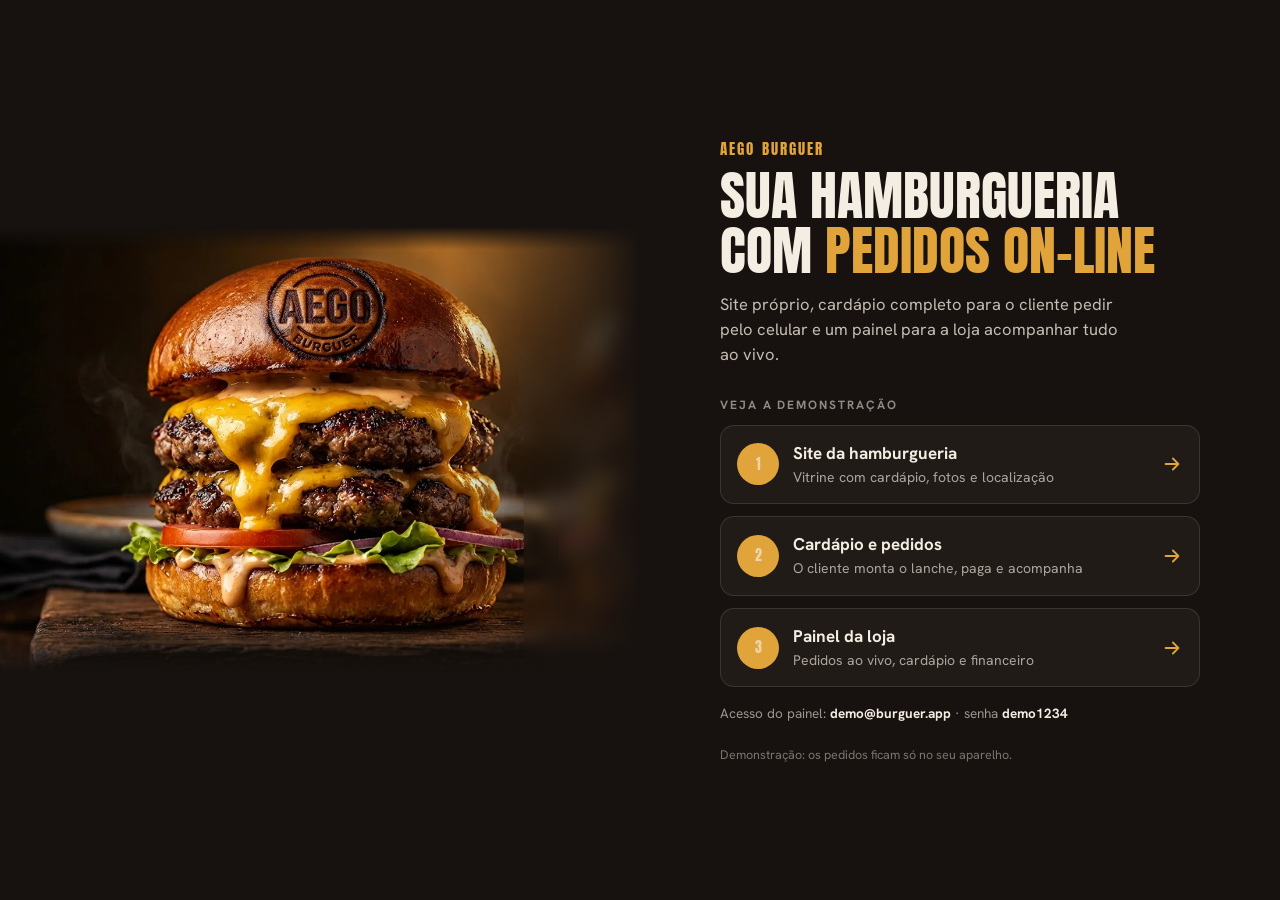
<file: index.html>
<!doctype html>
<html lang="pt-BR">
<head>
<meta charset="utf-8">
<meta name="viewport" content="width=device-width,initial-scale=1,viewport-fit=cover">
<title>AEGO Burguer · Site, cardápio e pedidos para hamburguerias</title>
<meta name="description" content="Site próprio, cardápio com pedidos on-line e painel da loja para a sua hamburgueria.">
<meta name="theme-color" content="#17120f">
<link rel="icon" href="/demo/icons/favicon-32.png" sizes="32x32" type="image/png">
<link rel="apple-touch-icon" href="/demo/icons/apple-touch-icon.png">
<meta property="og:title" content="AEGO Burguer">
<meta property="og:description" content="Site, cardápio com pedidos e painel da loja para hamburguerias.">
<meta property="og:image" content="/demo/img/hero-aego.webp">
<link rel="preload" href="/demo/img/hero-aego-m.webp" as="image" fetchpriority="high">
<link rel="preload" href="/demo/fonts/anton.woff2" as="font" type="font/woff2" crossorigin>
<style>
@font-face{font-family:"Anton";src:url(/demo/fonts/anton.woff2) format("woff2");font-display:swap}
@font-face{font-family:"Hanken Grotesk";src:url(/demo/fonts/hanken-grotesk.woff2) format("woff2");font-weight:100 900;font-display:swap}
:root{--amb:#e0a43a;--carvao:#17120f;--creme:#f4ede2;--ease:cubic-bezier(.2,.8,.2,1)}
*{box-sizing:border-box;margin:0;padding:0}
html,body{background:var(--carvao)}
body{font-family:"Hanken Grotesk",system-ui,sans-serif;color:var(--creme);min-height:100vh;overflow-x:hidden;-webkit-font-smoothing:antialiased}
a{color:inherit;text-decoration:none}
.capa{position:relative;width:100%;max-width:560px;margin:0 auto;aspect-ratio:1100/830;overflow:hidden}
.capa .flut{position:absolute;inset:auto 0 0 0;aspect-ratio:1100/768;animation:flut 7s ease-in-out infinite alternate}
.capa img{width:100%;height:100%;object-fit:cover;display:block;-webkit-mask-image:linear-gradient(180deg,transparent 0,#000 4%);mask-image:linear-gradient(180deg,transparent 0,#000 4%)}
.capa::after{content:"";position:absolute;inset:0;pointer-events:none;background:linear-gradient(180deg,rgba(23,18,15,.35),rgba(23,18,15,0) 30%,rgba(23,18,15,0) 62%,var(--carvao) 100%)}
@keyframes flut{from{transform:translate3d(0,-1%,0)}to{transform:translate3d(0,1.5%,0)}}
main{max-width:560px;margin:-40px auto 0;padding:0 22px calc(36px + env(safe-area-inset-bottom));position:relative}
.marca{font-family:"Anton",Impact,sans-serif;font-size:15px;letter-spacing:.14em;text-transform:uppercase;color:var(--amb)}
h1{font-family:"Anton",Impact,sans-serif;font-weight:400;font-size:clamp(38px,11vw,54px);line-height:1.02;margin:8px 0 14px;text-transform:uppercase}
h1 em{font-style:normal;color:var(--amb)}
.lede{font-size:16.5px;line-height:1.5;color:rgba(244,237,226,.78);max-width:46ch}
.sec{margin:30px 0 12px;font-size:12px;letter-spacing:.16em;text-transform:uppercase;color:rgba(244,237,226,.55);font-weight:700}
.cards{display:grid;gap:12px}
.card{display:flex;align-items:center;gap:14px;padding:16px;border:1px solid rgba(244,237,226,.12);background:rgba(244,237,226,.04);border-radius:14px;transition:transform .25s var(--ease),border-color .25s,background .25s}
.card:active{transform:scale(.985)}
@media (hover:hover){.card:hover{transform:translateY(-2px);border-color:rgba(224,164,58,.55);background:rgba(224,164,58,.07)}}
.n{flex:0 0 auto;width:42px;height:42px;border-radius:50%;display:grid;place-items:center;font-family:"Anton",Impact,sans-serif;font-size:19px;background:var(--amb);color:var(--carvao)}
.card div{flex:1;min-width:0}
.card b{display:block;font-size:17px;margin-bottom:2px}
.card span{font-size:14px;color:rgba(244,237,226,.66);line-height:1.4}
.seta{flex:0 0 auto;width:22px;height:22px;stroke:var(--amb);fill:none;stroke-width:2;stroke-linecap:round;stroke-linejoin:round}
.login{margin-top:16px;font-size:13.5px;color:rgba(244,237,226,.6);line-height:1.5}
.login code{font-family:inherit;color:var(--creme);font-weight:700}
small{display:block;margin-top:22px;font-size:12.5px;color:rgba(244,237,226,.45)}
.entra{opacity:0;transform:translateY(14px);animation:sobe .6s var(--ease) forwards;animation-delay:calc(var(--i,0)*80ms + 120ms)}
@keyframes sobe{to{opacity:1;transform:none}}
@media (min-width:900px){
 body{display:grid;grid-template-columns:1fr 1fr;align-items:center;min-height:100vh}
 .capa{max-width:none;height:100vh;aspect-ratio:auto;display:flex;align-items:center}
 .capa .flut{position:relative;inset:auto;width:100%;aspect-ratio:1100/768}
 .capa img{-webkit-mask-image:linear-gradient(180deg,transparent 0,#000 5%,#000 88%,transparent 100%);mask-image:linear-gradient(180deg,transparent 0,#000 5%,#000 88%,transparent 100%)}
 .capa::after{background:linear-gradient(90deg,rgba(23,18,15,0) 70%,var(--carvao) 100%)}
 main{margin:0 auto;padding:48px 40px}
}
@media (prefers-reduced-motion:reduce){.capa .flut,.entra{animation:none!important;opacity:1;transform:none}}
</style>
</head>
<body>
<div class="capa" aria-hidden="true"><div class="flut"><img src="/demo/img/hero-aego-m.webp" alt="" width="1100" height="768" fetchpriority="high" decoding="async"></div></div>
<main>
  <p class="marca entra" style="--i:0">AEGO Burguer</p>
  <h1 class="entra" style="--i:1">Sua hamburgueria com <em>pedidos on-line</em></h1>
  <p class="lede entra" style="--i:2">Site próprio, cardápio completo para o cliente pedir pelo celular e um painel para a loja acompanhar tudo ao vivo.</p>
  <p class="sec entra" style="--i:3">Veja a demonstração</p>
  <nav class="cards">
    <a class="card entra" style="--i:4" href="/demo/"><span class="n">1</span><div><b>Site da hamburgueria</b><span>Vitrine com cardápio, fotos e localização</span></div><svg class="seta" viewBox="0 0 24 24" aria-hidden="true"><path d="M5 12h14M13 6l6 6-6 6"/></svg></a>
    <a class="card entra" style="--i:5" href="/demo/pedir.html"><span class="n">2</span><div><b>Cardápio e pedidos</b><span>O cliente monta o lanche, paga e acompanha</span></div><svg class="seta" viewBox="0 0 24 24" aria-hidden="true"><path d="M5 12h14M13 6l6 6-6 6"/></svg></a>
    <a class="card entra" style="--i:6" href="/demo/painel.html"><span class="n">3</span><div><b>Painel da loja</b><span>Pedidos ao vivo, cardápio e financeiro</span></div><svg class="seta" viewBox="0 0 24 24" aria-hidden="true"><path d="M5 12h14M13 6l6 6-6 6"/></svg></a>
  </nav>
  <p class="login entra" style="--i:7">Acesso do painel: <code>demo@burguer.app</code> · senha <code>demo1234</code></p>
  <small>Demonstração: os pedidos ficam só no seu aparelho.</small>
</main>
<script>
document.addEventListener('visibilitychange',function(){var f=document.querySelector('.capa .flut');if(f)f.style.animationPlayState=document.hidden?'paused':'running'});
</script>
</body>
</html>
</file>
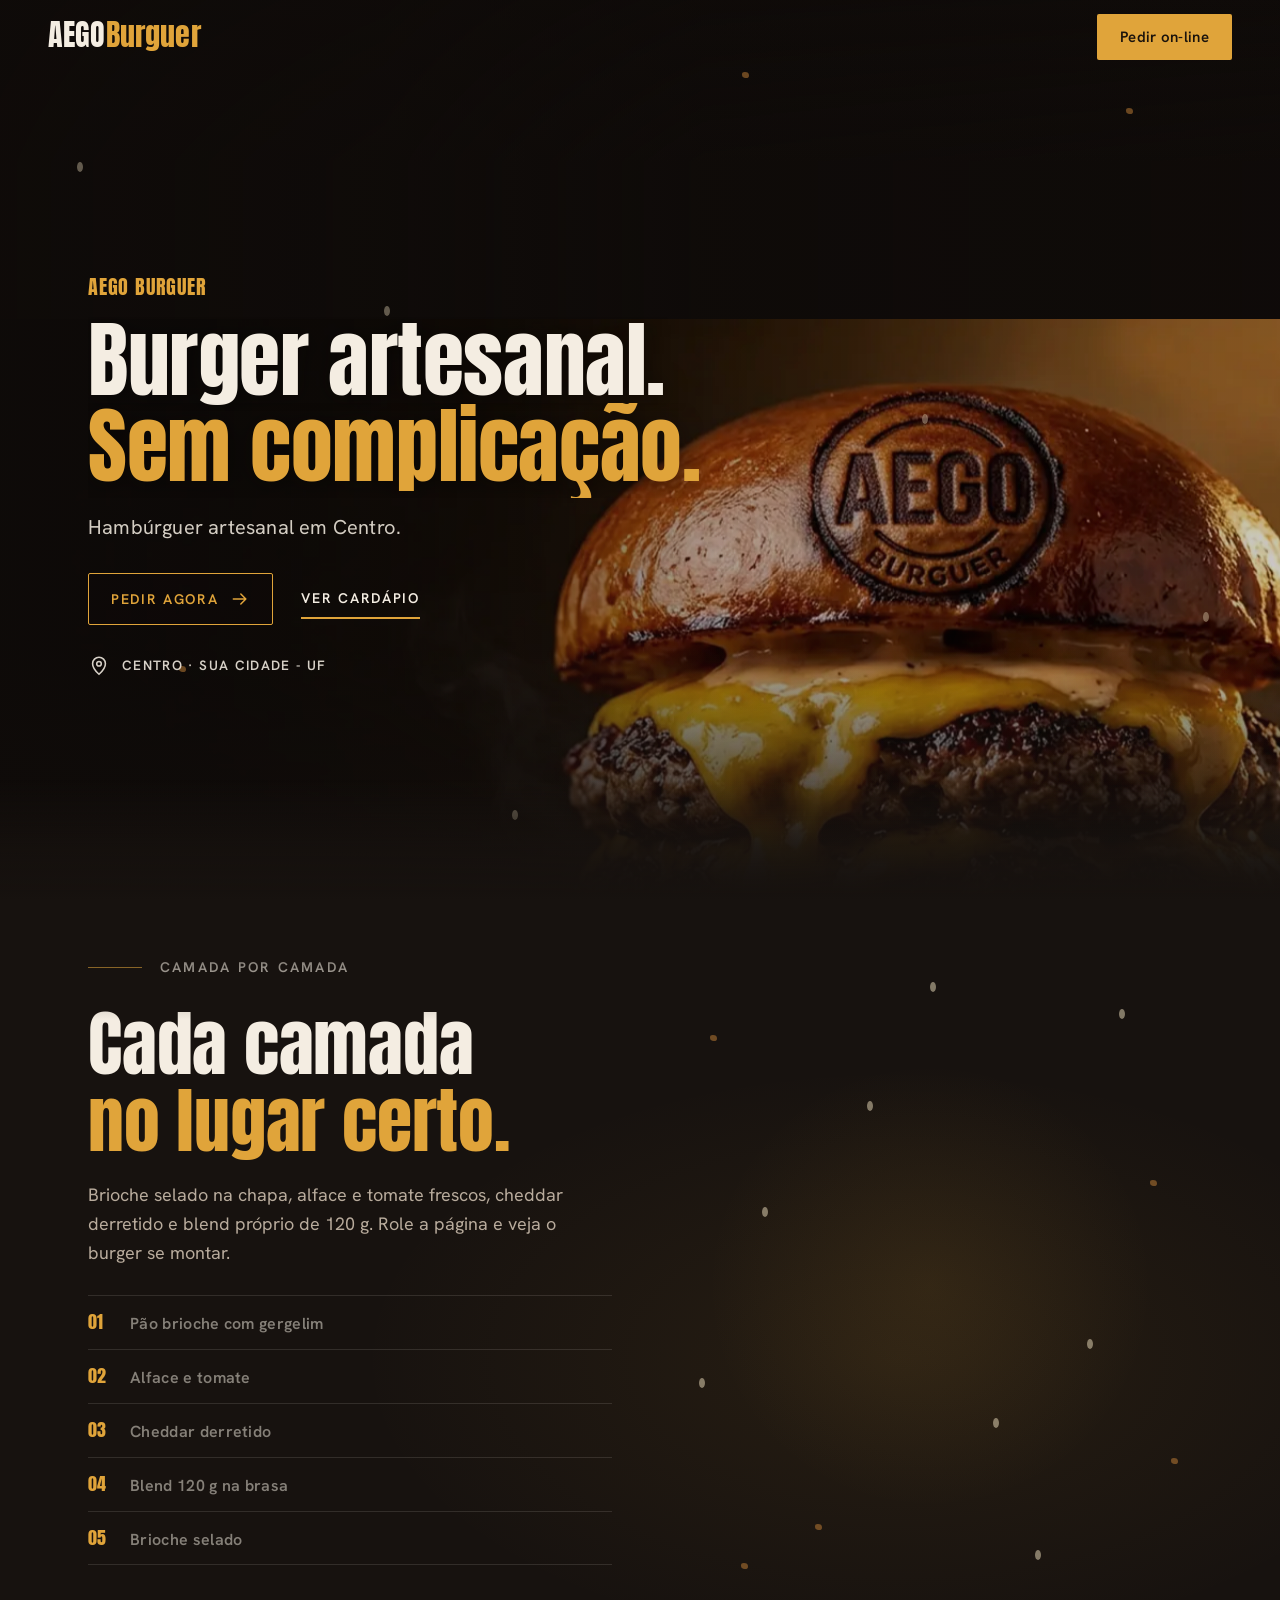
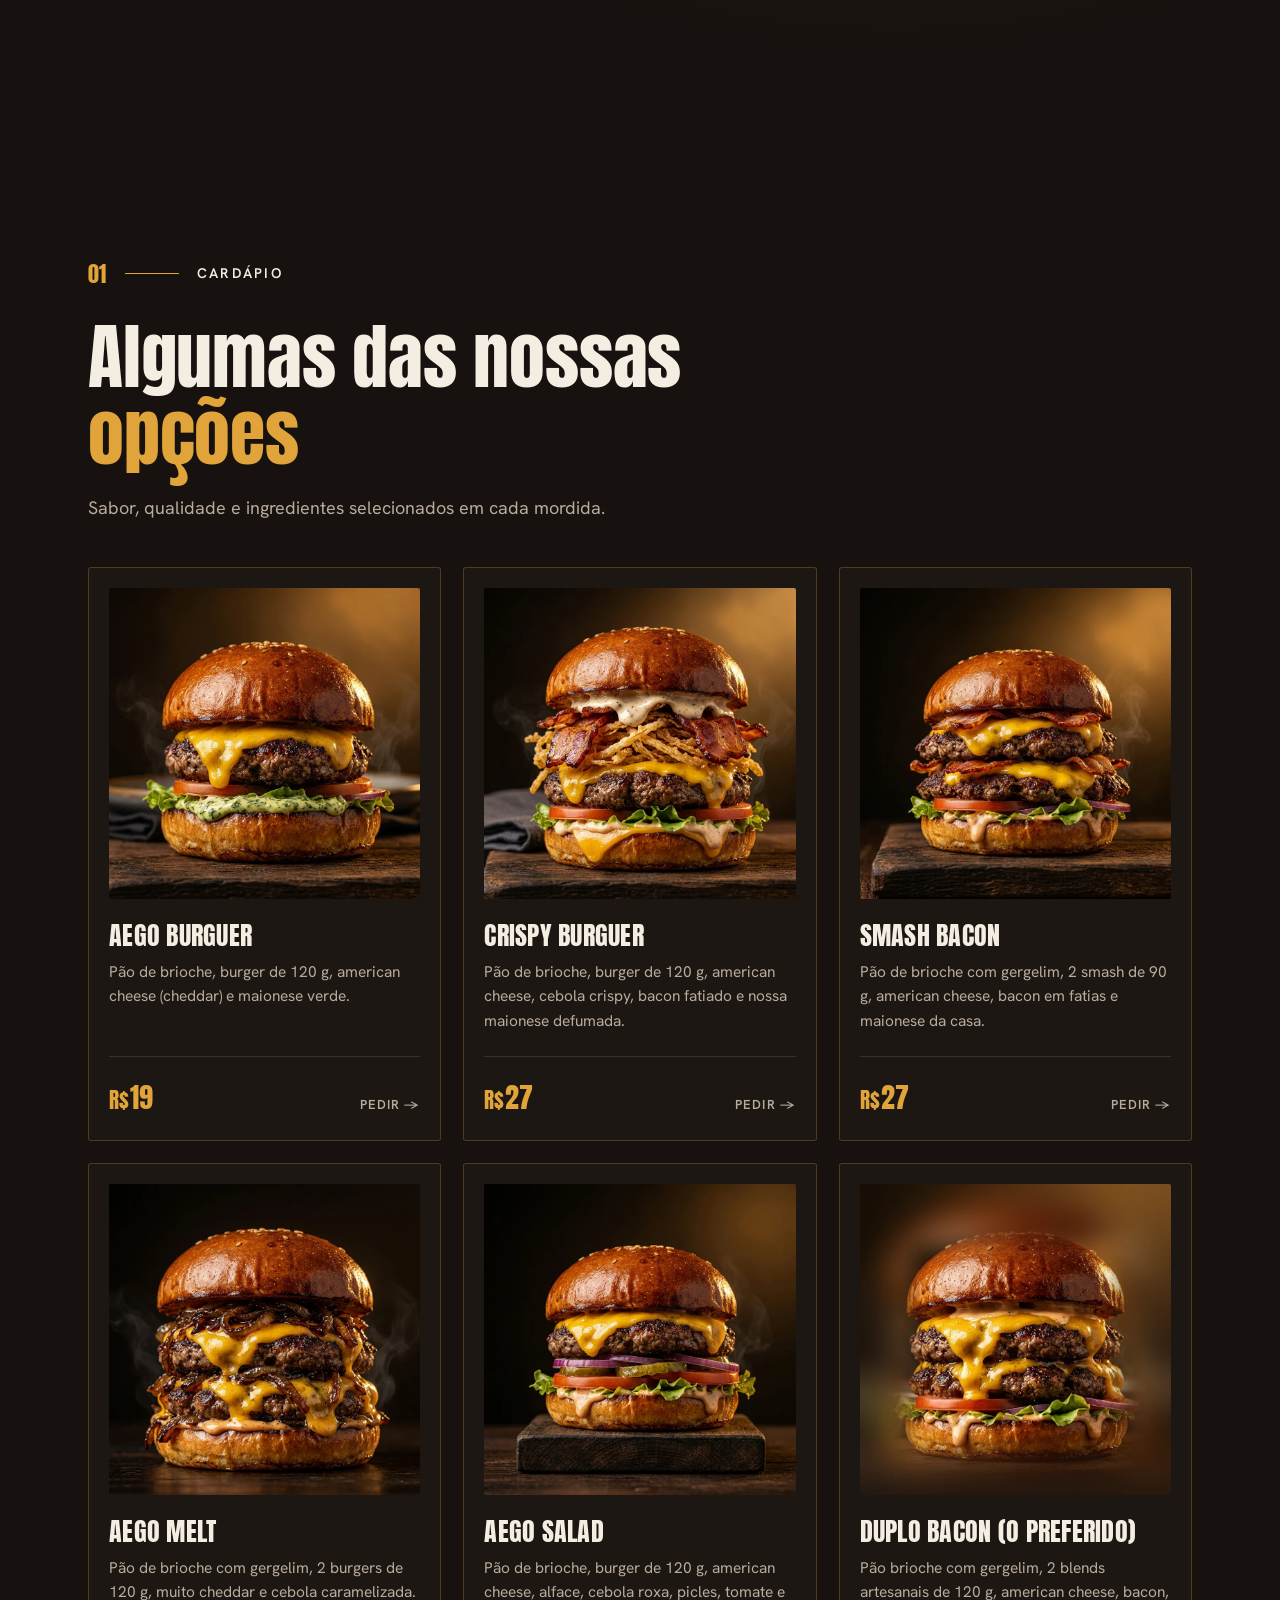
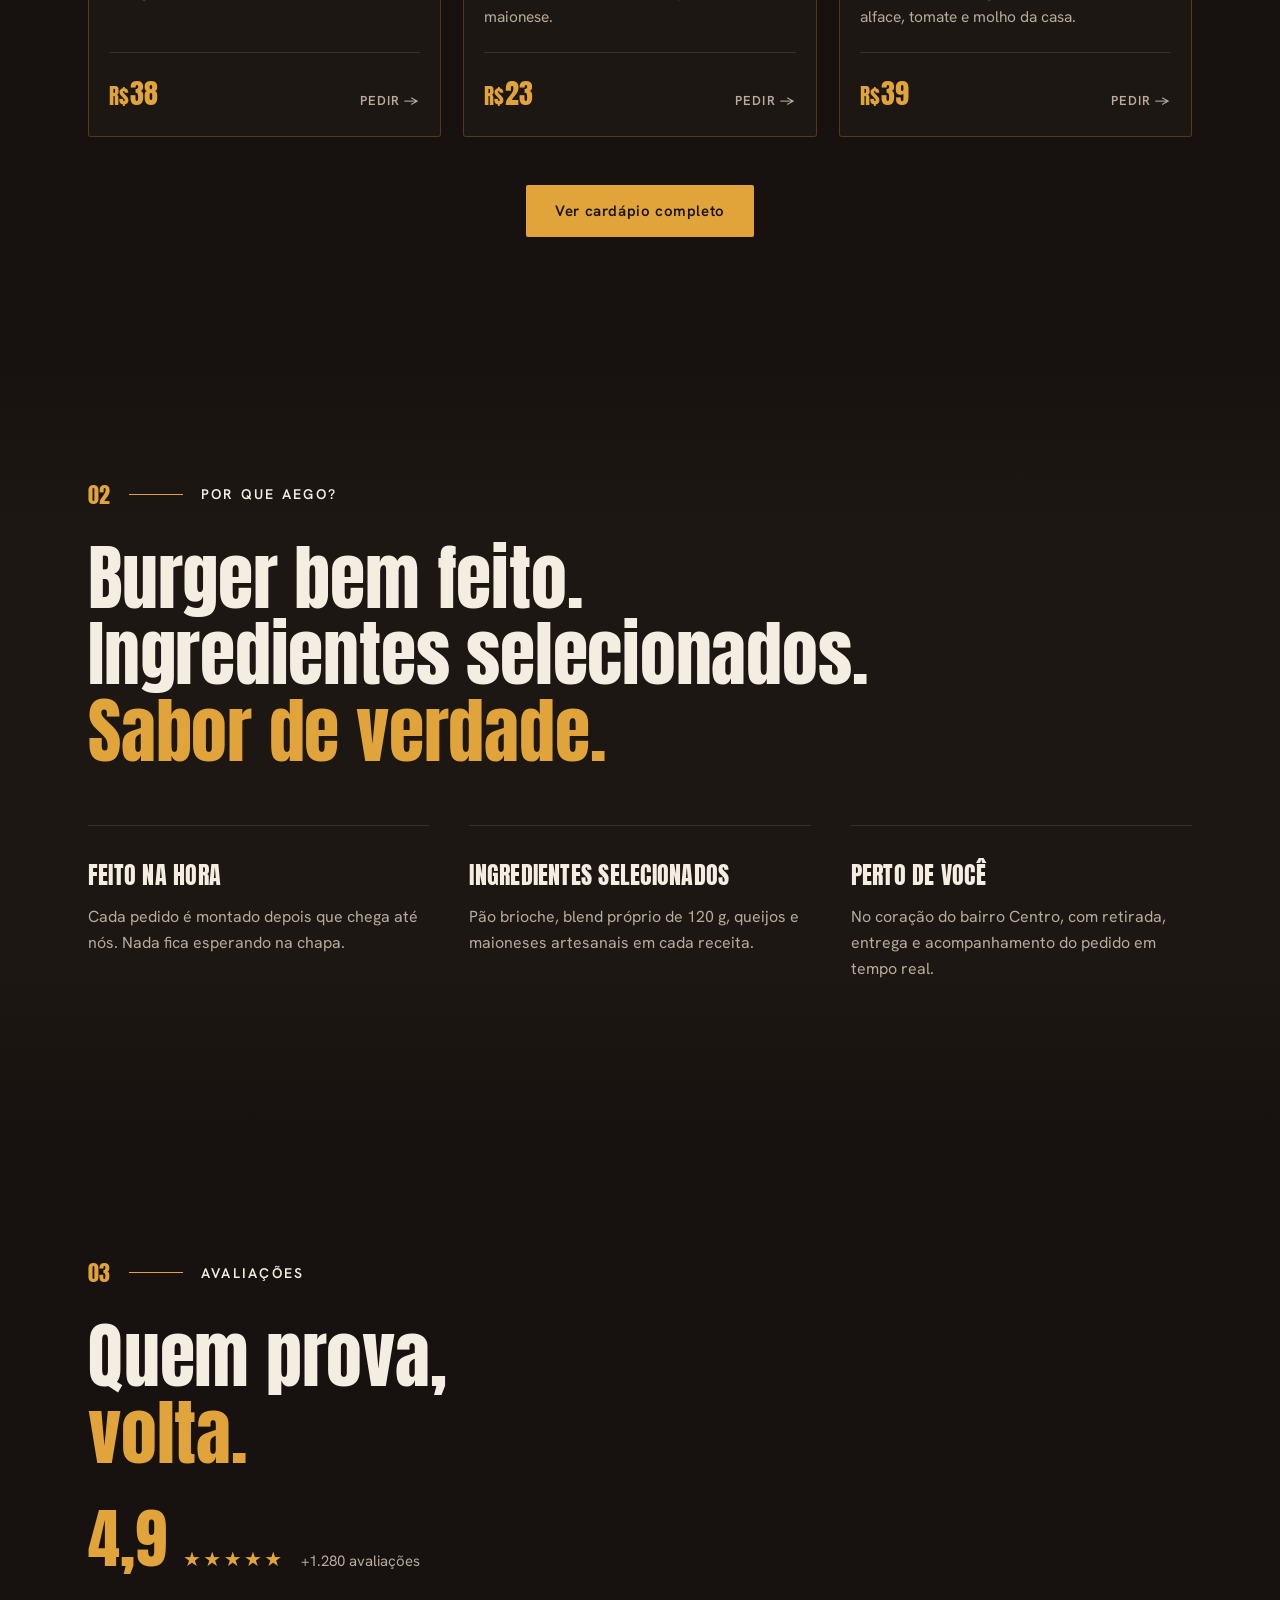
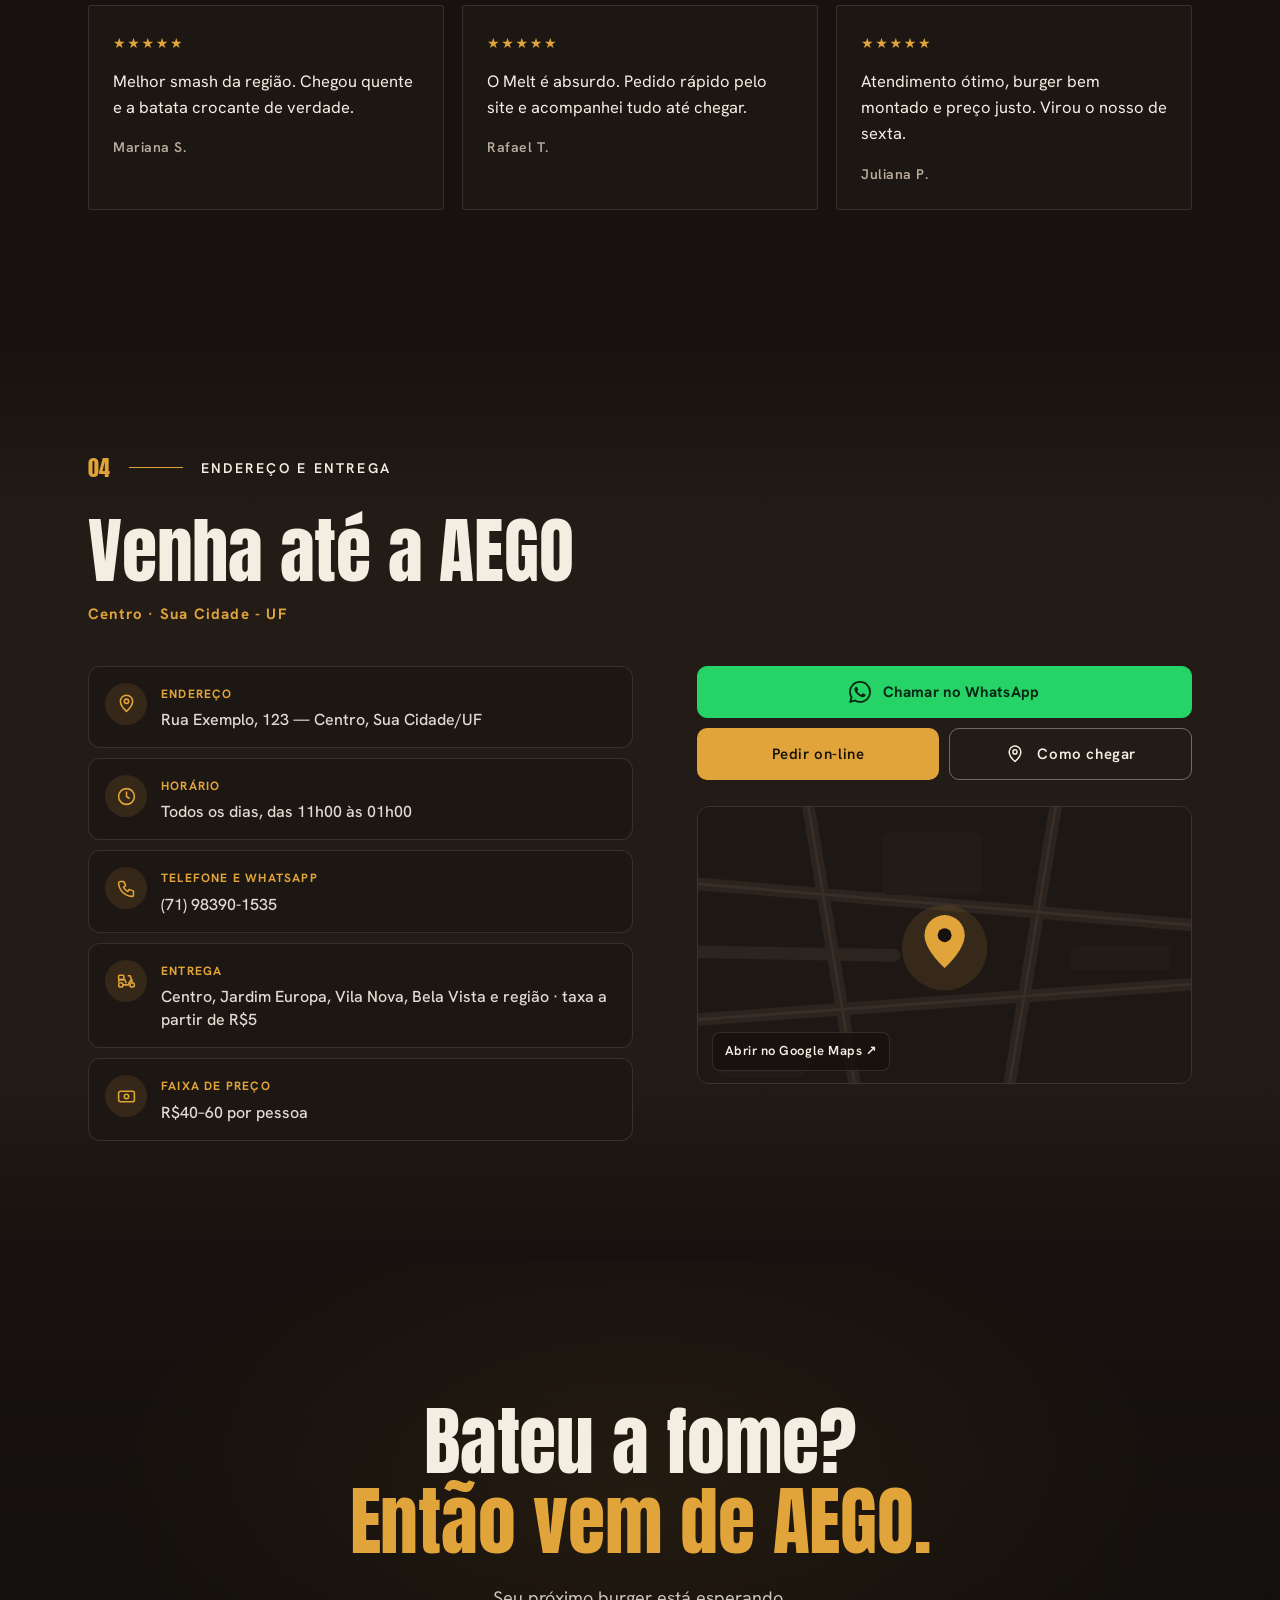
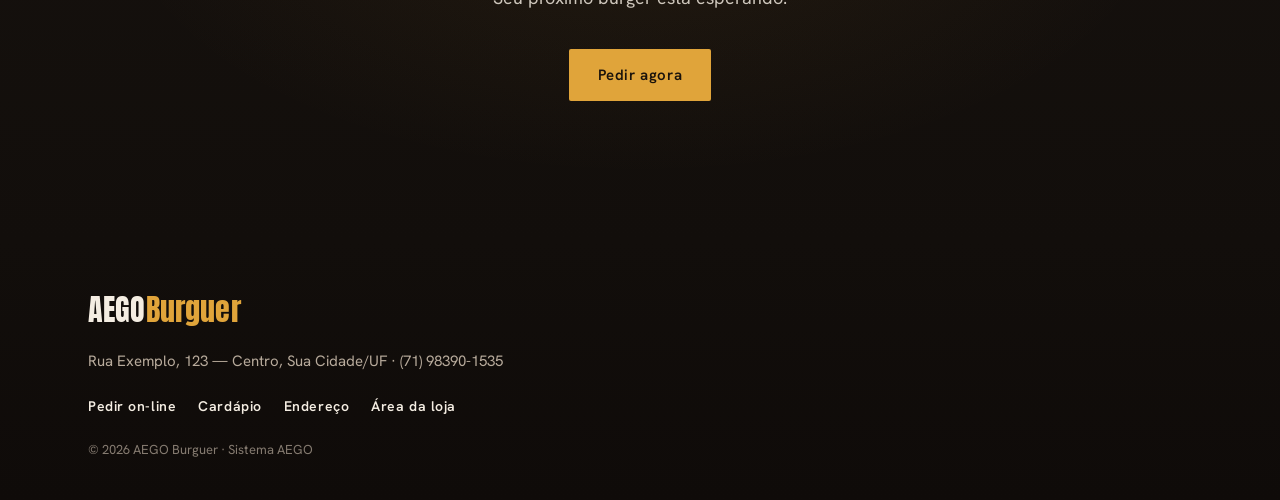
<file: demo/index.html>
<!doctype html>
<html lang="pt-BR">
<head>
<meta charset="utf-8">
<meta name="viewport" content="width=device-width, initial-scale=1, viewport-fit=cover">
<title>AEGO Burguer — Burger artesanal</title>
<meta name="description" content="Hambúrguer artesanal. Smash, burgers duplos, porções e combos. Peça on-line para entrega ou retirada.">
<meta name="theme-color" content="#17120f">
<meta property="og:title" content="AEGO Burguer — Burger artesanal. Sem complicação.">
<meta property="og:description" content="Peça on-line para entrega ou retirada.">
<meta property="og:image" content="img/hero-aego.webp">
<link rel="icon" href="icons/favicon-32.png" sizes="32x32">
<link rel="apple-touch-icon" href="icons/apple-touch-icon.png">
<link rel="preload" href="fonts/anton.woff2" as="font" type="font/woff2" crossorigin>
<link rel="preload" href="img/hero-aego-m.webp" as="image" media="(max-width: 899px)" fetchpriority="high">
<link rel="preload" href="img/hero-aego.webp" as="image" media="(min-width: 900px)" fetchpriority="high">
<link rel="stylesheet" href="base.css">
<link rel="stylesheet" href="site.css">
<script>try{if(!sessionStorage.getItem('ab_intro'))document.documentElement.classList.add('intro')}catch(e){}</script>
<script>try{var c=(JSON.parse(localStorage.getItem("ab_loja")||"{}").cor||"").replace("#","");if(/^[0-9a-f]{6}$/i.test(c)){var n=parseInt(c,16),r=n>>16&255,g=n>>8&255,b=n&255,e=document.documentElement.style;e.setProperty("--amb","#"+c);e.setProperty("--amb-rgb",r+" "+g+" "+b);e.setProperty("--amb-on",(.2126*r+.7152*g+.0722*b)/255>.52?"#1a130c":"#ffffff")}}catch(x){}</script>
</head>
<body>
<div id="intro" aria-hidden="true"></div>

<header class="topo" id="topo">
  <a class="topo-marca" href="#inicio" aria-label="AEGO Burguer, início"><span class="wm"><b>AEGO</b><i>Burguer</i></span></a>
  <a class="btn btn-cheio btn-topo" href="pedir.html">Pedir on-line</a>
</header>

<main>
  <section class="hero" id="inicio">
    <div class="hero-fundo" id="heroFundo" aria-hidden="true">
      <div class="hero-flut">
        <picture>
          <img src="img/hero-aego.webp" alt="" width="1600" height="893" fetchpriority="high" decoding="async">
        </picture>
      </div>
    </div>
    <div class="hero-veu" aria-hidden="true"></div>
    <div class="hero-graos" aria-hidden="true">
      <span class="grao" style="--x:6%;--y:18%;--t:8.4s;--d:-1.3s;--r:20deg;--dx:-12px"></span>
      <span class="grao migalha" style="--x:88%;--y:12%;--t:7.6s;--d:-4.1s;--r:-18deg;--dx:14px"></span>
      <span class="grao" style="--x:72%;--y:46%;--t:9.1s;--d:-2.2s;--r:40deg;--dx:12px"></span>
      <span class="grao migalha" style="--x:14%;--y:74%;--t:8.8s;--d:-6.0s;--r:-35deg;--dx:-10px"></span>
      <span class="grao" style="--x:94%;--y:68%;--t:9.6s;--d:-3.4s;--r:12deg;--dx:-14px"></span>
      <span class="grao" style="--x:40%;--y:90%;--t:8.1s;--d:-0.8s;--r:-50deg;--dx:10px"></span>
      <span class="grao migalha" style="--x:58%;--y:8%;--t:9.9s;--d:-5.2s;--r:28deg;--dx:-8px"></span>
      <span class="grao" style="--x:30%;--y:34%;--t:10.4s;--d:-2.9s;--r:-12deg;--dx:12px"></span>
    </div>
    <div class="hero-c">
      <p class="kicker entra" style="--i:0">AEGO Burguer</p>
      <h1 class="hero-t"><span class="ln"><span class="ln-i">Burger artesanal.</span></span><span class="ln ln-amb"><span class="ln-i">Sem complicação.</span></span></h1>
      <p class="hero-sub entra" style="--i:1">Hambúrguer artesanal em <span data-loja="bairro">Centro</span>.</p>
      <div class="hero-acoes entra" style="--i:1">
        <a class="btn btn-contorno" href="pedir.html">Pedir agora <svg viewBox="0 0 24 24" aria-hidden="true"><path d="M4 12h15M13 6l6 6-6 6"/></svg></a>
        <a class="link-sub" href="#cardapio">Ver cardápio</a>
      </div>
      <p class="hero-local entra" style="--i:2"><svg viewBox="0 0 24 24" aria-hidden="true"><path d="M12 21s-7-6.2-7-11.5A7 7 0 0 1 19 9.5C19 14.8 12 21 12 21z"/><circle cx="12" cy="9.5" r="2.5"/></svg><span><span data-loja="bairro">Centro</span> · <span data-loja="cidade">Sua Cidade - UF</span></span></p>
    </div>
  </section>

  <section class="sec ag" id="camadas">
    <div class="sec-c ag-grid">
      <div class="ag-txt">
        <p class="num revela"><span class="traco"></span>Camada por camada</p>
        <h2 class="titulo">Cada camada<br><em>no lugar certo.</em></h2>
        <p class="lead revela">Brioche selado na chapa, alface e tomate frescos, cheddar derretido e blend próprio de 120 g. Role a página e veja o burger se montar.</p>
      </div>
      <div class="ag-palco" id="agPalco" aria-hidden="true">
        <div class="ag-brilho"></div>
        <div class="ag-cam" data-c="4" style="--w:418;z-index:1"><img src="img/camada-pao-baixo.webp" width="418" height="145" alt="" loading="lazy" decoding="async" style="--fd:-1.1s;--ft:4.2s"></div>
        <div class="ag-cam" data-c="3" style="--w:412;z-index:2"><img src="img/camada-carne.webp" width="412" height="171" alt="" loading="lazy" decoding="async" style="--fd:-2.3s;--ft:3.8s"></div>
        <div class="ag-cam" data-c="2" style="--w:415;z-index:3"><img src="img/camada-queijo.webp" width="415" height="148" alt="" loading="lazy" decoding="async" style="--fd:-.4s;--ft:4.6s"></div>
        <div class="ag-cam" data-c="1" style="--w:448;z-index:4"><img src="img/camada-salada.webp" width="448" height="143" alt="" loading="lazy" decoding="async" style="--fd:-3.1s;--ft:4s"></div>
        <div class="ag-cam" data-c="0" style="--w:416;z-index:5"><img src="img/camada-pao-cima.webp" width="416" height="187" alt="" loading="lazy" decoding="async" style="--fd:-1.7s;--ft:4.4s"></div>
      <span class="grao migalha" style="--x:8%;--y:12%;--t:8.3s;--d:-1.2s;--r:23deg;--dx:-14px"></span>
      <span class="grao" style="--x:86%;--y:8%;--t:7.3s;--d:-4.3s;--r:-14deg;--dx:16px"></span>
      <span class="grao" style="--x:18%;--y:38%;--t:7.2s;--d:-4.1s;--r:-56deg;--dx:-14px"></span>
      <span class="grao migalha" style="--x:92%;--y:34%;--t:8.7s;--d:-0.6s;--r:-49deg;--dx:16px"></span>
      <span class="grao" style="--x:6%;--y:64%;--t:8.7s;--d:-6.6s;--r:-45deg;--dx:-10px"></span>
      <span class="grao" style="--x:80%;--y:58%;--t:9.5s;--d:-4.7s;--r:-53deg;--dx:16px"></span>
      <span class="grao migalha" style="--x:28%;--y:86%;--t:9.3s;--d:-0.4s;--r:-32deg;--dx:-14px"></span>
      <span class="grao" style="--x:70%;--y:90%;--t:9.2s;--d:-1.1s;--r:-7deg;--dx:-10px"></span>
      <span class="grao" style="--x:50%;--y:4%;--t:9.2s;--d:-4.6s;--r:11deg;--dx:-10px"></span>
      <span class="grao migalha" style="--x:96%;--y:76%;--t:7.4s;--d:-4.6s;--r:-36deg;--dx:8px"></span>
      <span class="grao" style="--x:38%;--y:22%;--t:7.4s;--d:-5.7s;--r:12deg;--dx:-14px"></span>
      <span class="grao" style="--x:62%;--y:70%;--t:9.5s;--d:-4.0s;--r:8deg;--dx:12px"></span>
      <span class="grao migalha" style="--x:14%;--y:92%;--t:10.1s;--d:-3.7s;--r:58deg;--dx:12px"></span>
      </div>
      <ol class="ag-lista">
          <li class="revela"><b>01</b>Pão brioche com gergelim</li>
          <li class="revela"><b>02</b>Alface e tomate</li>
          <li class="revela"><b>03</b>Cheddar derretido</li>
          <li class="revela"><b>04</b>Blend 120 g na brasa</li>
          <li class="revela"><b>05</b>Brioche selado</li>
      </ol>
    </div>
  </section>

  <section class="sec" id="cardapio">
    <div class="sec-c">
      <p class="num revela"><b>01</b><span class="traco"></span>Cardápio</p>
      <h2 class="titulo">Algumas das nossas<br><em>opções</em></h2>
      <p class="lead revela">Sabor, qualidade e ingredientes selecionados em cada mordida.</p>
      <div class="cards" id="cards"></div>
      <div class="centro"><a class="btn btn-cheio" href="pedir.html">Ver cardápio completo</a></div>
    </div>
  </section>

  <section class="sec sec-porque" id="porque">
    <div class="sec-c">
      <p class="num revela"><b>02</b><span class="traco"></span>Por que AEGO?</p>
      <h2 class="titulo">Burger bem feito.<br>Ingredientes selecionados.<br><em>Sabor de verdade.</em></h2>
      <div class="topicos">
        <article class="topico revela"><h3>Feito na hora</h3><p>Cada pedido é montado depois que chega até nós. Nada fica esperando na chapa.</p></article>
        <article class="topico revela"><h3>Ingredientes selecionados</h3><p>Pão brioche, blend próprio de 120 g, queijos e maioneses artesanais em cada receita.</p></article>
        <article class="topico revela"><h3>Perto de você</h3><p>No coração do bairro <span data-loja="bairro">Centro</span>, com retirada, entrega e acompanhamento do pedido em tempo real.</p></article>
      </div>
    </div>
  </section>

  <section class="sec" id="avaliacoes">
    <div class="sec-c">
      <p class="num revela"><b>03</b><span class="traco"></span>Avaliações</p>
      <h2 class="titulo">Quem prova,<br><em>volta.</em></h2>
      <div class="nota revela"><span class="nota-n" id="notaMedia">4,9</span><span class="estrelas" aria-label="5 estrelas">★★★★★</span><span class="nota-t" id="notaTotal">+1.280 avaliações</span></div>
      <div class="avals" id="avals"></div>
    </div>
  </section>

  <section class="sec sec-local" id="local">
    <div class="sec-c">
      <p class="num revela"><b>04</b><span class="traco"></span>Endereço e entrega</p>
      <h2 class="titulo">Venha até a AEGO</h2>
      <p class="sub-amb"><span data-loja="bairro">Centro</span> · <span data-loja="cidade">Sua Cidade - UF</span></p>
      <div class="local-grid">
        <ul class="info revela">
          <li><span class="info-ic" aria-hidden="true"><svg viewBox="0 0 24 24"><path d="M12 21s-7-6.2-7-11.5A7 7 0 0 1 19 9.5C19 14.8 12 21 12 21z"/><circle cx="12" cy="9.5" r="2.5"/></svg></span><div><small>Endereço</small><b data-loja="endereco">Rua Exemplo, 123 — Centro, Sua Cidade/UF</b></div></li>
          <li><span class="info-ic" aria-hidden="true"><svg viewBox="0 0 24 24"><circle cx="12" cy="12" r="9"/><path d="M12 7v5l3 2"/></svg></span><div><small>Horário</small><b id="horario">Todos os dias, das 11h00 às 01h00</b></div></li>
          <li><span class="info-ic" aria-hidden="true"><svg viewBox="0 0 24 24"><path d="M5 4h4l2 5-2.5 1.5a11 11 0 0 0 5 5L15 13l5 2v4a2 2 0 0 1-2 2A16 16 0 0 1 3 6a2 2 0 0 1 2-2"/></svg></span><div><small>Telefone e WhatsApp</small><b><a id="tel" href="tel:+5571983901535" data-loja="telefone">(71) 98390-1535</a></b></div></li>
          <li><span class="info-ic" aria-hidden="true"><svg viewBox="0 0 24 24"><circle cx="5.5" cy="17" r="2.5"/><circle cx="18.5" cy="17" r="2.5"/><path d="M8 17h6.2c.5-3 2-5 4.3-5.6"/><path d="M14 6.5h2.3l2.2 8"/><path d="M3 13.5c0-1.4 1.1-2.5 2.5-2.5H10l1.5 3.5"/><rect x="3" y="6" width="6" height="5" rx="1"/></svg></span><div><small>Entrega</small><b id="entrega">Centro e região</b></div></li>
          <li><span class="info-ic" aria-hidden="true"><svg viewBox="0 0 24 24"><rect x="3" y="6" width="18" height="12" rx="2"/><circle cx="12" cy="12" r="2.5"/></svg></span><div><small>Faixa de preço</small><b data-loja="faixaPreco">R$40–60 por pessoa</b></div></li>
        </ul>
        <div>
          <div class="acoes-local revela">
            <a class="btn btn-zap" id="zap" href="https://wa.me/5571983901535" target="_blank" rel="noopener"><svg class="zap-ic" viewBox="0 0 24 24" aria-hidden="true"><path d="M17.472 14.382c-.297-.149-1.758-.867-2.03-.967-.273-.099-.471-.148-.67.15-.197.297-.767.966-.94 1.164-.173.199-.347.223-.644.075-.297-.15-1.255-.463-2.39-1.475-.883-.788-1.48-1.761-1.653-2.059-.173-.297-.018-.458.13-.606.134-.133.298-.347.446-.52.149-.174.198-.298.298-.497.099-.198.05-.371-.025-.52-.075-.149-.669-1.612-.916-2.207-.242-.579-.487-.5-.669-.51-.173-.008-.371-.01-.57-.01-.198 0-.52.074-.792.372-.272.297-1.04 1.016-1.04 2.479 0 1.462 1.065 2.875 1.213 3.074.149.198 2.096 3.2 5.077 4.487.709.306 1.262.489 1.694.625.712.227 1.36.195 1.871.118.571-.085 1.758-.719 2.006-1.413.248-.694.248-1.289.173-1.413-.074-.124-.272-.198-.57-.347m-5.421 7.403h-.004a9.87 9.87 0 01-5.031-1.378l-.361-.214-3.741.982.998-3.648-.235-.374a9.86 9.86 0 01-1.51-5.26c.001-5.45 4.436-9.884 9.888-9.884 2.64 0 5.122 1.03 6.988 2.898a9.825 9.825 0 012.893 6.994c-.003 5.45-4.437 9.884-9.885 9.884m8.413-18.297A11.815 11.815 0 0012.05 0C5.495 0 .16 5.335.157 11.892c0 2.096.547 4.142 1.588 5.945L.057 24l6.305-1.654a11.882 11.882 0 005.683 1.448h.005c6.554 0 11.89-5.335 11.893-11.893a11.821 11.821 0 00-3.48-8.413Z"/></svg>Chamar no WhatsApp</a>
            <a class="btn btn-cheio" href="pedir.html">Pedir on-line</a>
            <a class="btn btn-borda" id="comoChegar" href="#" target="_blank" rel="noopener"><svg viewBox="0 0 24 24" aria-hidden="true"><path d="M12 21s-7-6.2-7-11.5A7 7 0 0 1 19 9.5C19 14.8 12 21 12 21z"/><circle cx="12" cy="9.5" r="2.5"/></svg>Como chegar</a>
          </div>
          <a class="mapa revela" id="mapa" href="#" target="_blank" rel="noopener" aria-label="Abrir no mapa">
            <svg viewBox="0 0 400 220" preserveAspectRatio="xMidYMid slice" aria-hidden="true">
              <rect width="400" height="220" fill="#1e1814"/>
              <g fill="none" stroke="#2c241e" stroke-width="10" stroke-linecap="round">
                <path d="M-10 60 L410 95"/><path d="M-10 170 L410 140"/><path d="M90 -10 L130 230"/><path d="M290 -10 L250 230"/><path d="M-10 115 L160 118"/>
              </g>
              <g fill="none" stroke="#3a2f26" stroke-width="2"><path d="M-10 60 L410 95"/><path d="M-10 170 L410 140"/><path d="M90 -10 L130 230"/><path d="M290 -10 L250 230"/></g>
              <g fill="#221b16"><rect x="150" y="20" width="80" height="50" rx="6"/><rect x="300" y="110" width="80" height="20" rx="6"/><rect x="20" y="185" width="70" height="30" rx="6"/></g>
              <circle cx="200" cy="112" r="34" fill="rgba(224,164,58,.12)"/>
              <path d="M200 128s-16-14-16-26a16 16 0 0 1 32 0c0 12-16 26-16 26z" style="fill:var(--amb,#e0a43a)"/><circle cx="200" cy="102" r="5.5" fill="#17120f"/>
            </svg>
            <span class="mapa-t">Abrir no Google Maps ↗</span>
          </a>
        </div>
      </div>
    </div>
  </section>

  <section class="cta">
    <div class="sec-c centro">
      <h2 class="titulo">Bateu a fome?<br><em>Então vem de AEGO.</em></h2>
      <p class="lead revela">Seu próximo burger está esperando.</p>
      <a class="btn btn-cheio revela" href="pedir.html">Pedir agora</a>
    </div>
  </section>
</main>

<footer class="rodape">
  <div class="sec-c">
    <span class="wm"><b>AEGO</b><i>Burguer</i></span>
    <p class="rod-end"><span data-loja="endereco">Rua Exemplo, 123 — Centro, Sua Cidade/UF</span> · <span data-loja="telefone" style="white-space:nowrap">(71) 98390-1535</span></p>
    <nav class="rod-links"><a href="pedir.html">Pedir on-line</a><a href="#cardapio">Cardápio</a><a href="#local">Endereço</a><a href="painel.html">Área da loja</a></nav>
    <p class="rod-c">© <span id="ano">2026</span> AEGO Burguer · Sistema AEGO</p>
  </div>
</footer>

<a class="zap-fab" id="zapFab" href="https://wa.me/5571983901535" target="_blank" rel="noopener" aria-label="Chamar no WhatsApp"><svg class="zap-ic" viewBox="0 0 24 24" aria-hidden="true"><path d="M17.472 14.382c-.297-.149-1.758-.867-2.03-.967-.273-.099-.471-.148-.67.15-.197.297-.767.966-.94 1.164-.173.199-.347.223-.644.075-.297-.15-1.255-.463-2.39-1.475-.883-.788-1.48-1.761-1.653-2.059-.173-.297-.018-.458.13-.606.134-.133.298-.347.446-.52.149-.174.198-.298.298-.497.099-.198.05-.371-.025-.52-.075-.149-.669-1.612-.916-2.207-.242-.579-.487-.5-.669-.51-.173-.008-.371-.01-.57-.01-.198 0-.52.074-.792.372-.272.297-1.04 1.016-1.04 2.479 0 1.462 1.065 2.875 1.213 3.074.149.198 2.096 3.2 5.077 4.487.709.306 1.262.489 1.694.625.712.227 1.36.195 1.871.118.571-.085 1.758-.719 2.006-1.413.248-.694.248-1.289.173-1.413-.074-.124-.272-.198-.57-.347m-5.421 7.403h-.004a9.87 9.87 0 01-5.031-1.378l-.361-.214-3.741.982.998-3.648-.235-.374a9.86 9.86 0 01-1.51-5.26c.001-5.45 4.436-9.884 9.888-9.884 2.64 0 5.122 1.03 6.988 2.898a9.825 9.825 0 012.893 6.994c-.003 5.45-4.437 9.884-9.885 9.884m8.413-18.297A11.815 11.815 0 0012.05 0C5.495 0 .16 5.335.157 11.892c0 2.096.547 4.142 1.588 5.945L.057 24l6.305-1.654a11.882 11.882 0 005.683 1.448h.005c6.554 0 11.89-5.335 11.893-11.893a11.821 11.821 0 00-3.48-8.413Z"/></svg></a>

<script src="db.js"></script>
<script src="site.js"></script>
</body>
</html>
</file>
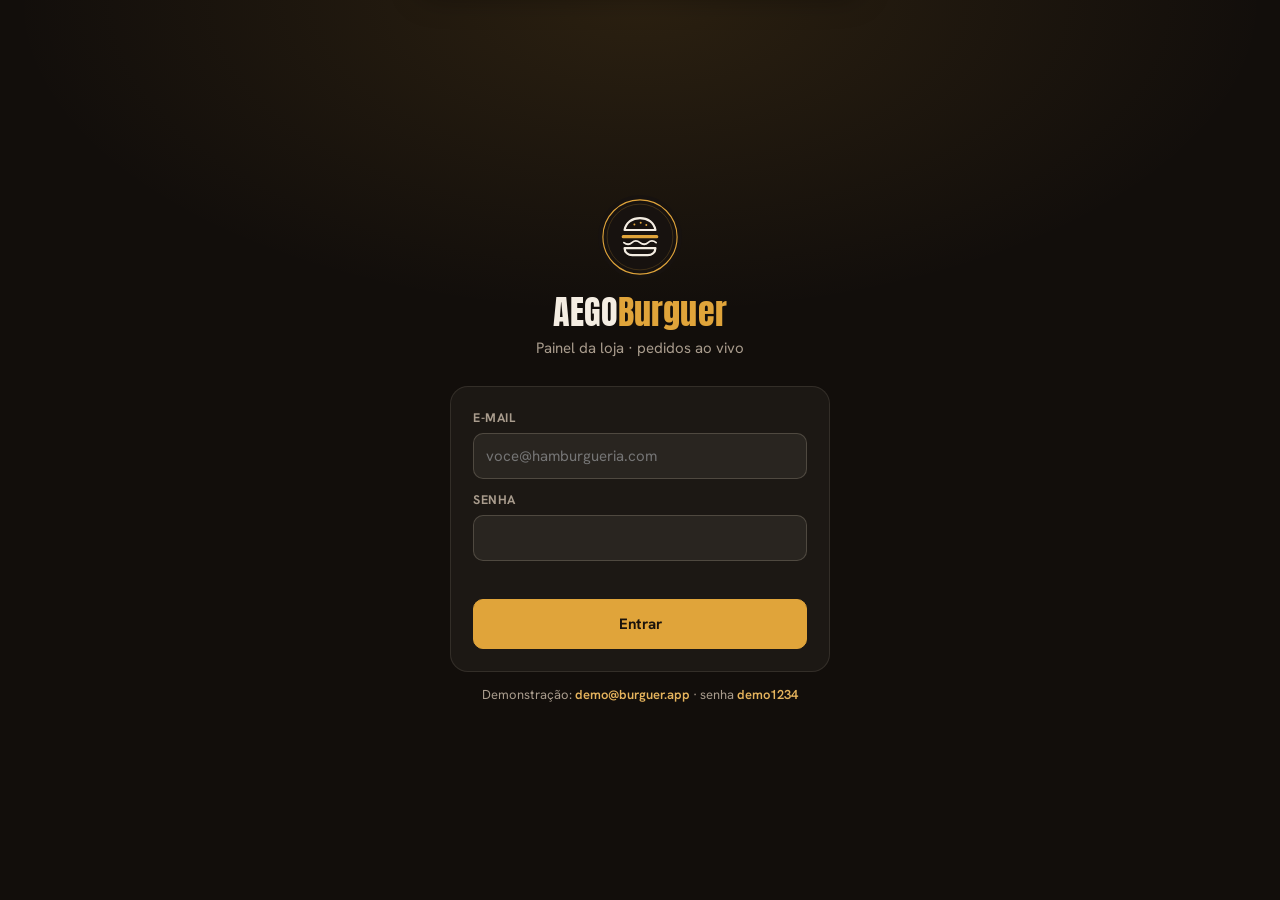
<file: demo/painel.html>
<!doctype html>
<html lang="pt-BR" data-tema="escuro">
<head>
<meta charset="utf-8">
<meta name="viewport" content="width=device-width, initial-scale=1, viewport-fit=cover">
<title>Painel · AEGO Burguer</title>
<meta name="robots" content="noindex">
<meta name="theme-color" content="#120e0b">
<link rel="manifest" href="manifest-painel.json">
<link rel="icon" href="icons/favicon-32.png" sizes="32x32">
<link rel="apple-touch-icon" href="icons/apple-touch-icon.png">
<meta name="apple-mobile-web-app-capable" content="yes">
<meta name="apple-mobile-web-app-title" content="AEGO Painel">
<link rel="preload" href="fonts/anton.woff2" as="font" type="font/woff2" crossorigin>
<link rel="stylesheet" href="base.css">
<link rel="stylesheet" href="painel.css">
<script>try{var t=localStorage.getItem('ab_tema');if(t)document.documentElement.setAttribute('data-tema',t);if(!sessionStorage.getItem('ab_intro_painel'))document.documentElement.classList.add('intro')}catch(e){}</script>
<script>try{var c=(JSON.parse(localStorage.getItem("ab_loja")||"{}").cor||"").replace("#","");if(/^[0-9a-f]{6}$/i.test(c)){var n=parseInt(c,16),r=n>>16&255,g=n>>8&255,b=n&255,e=document.documentElement.style;e.setProperty("--amb","#"+c);e.setProperty("--amb-rgb",r+" "+g+" "+b);e.setProperty("--amb-on",(.2126*r+.7152*g+.0722*b)/255>.52?"#1a130c":"#ffffff")}}catch(x){}</script>
</head>
<body>
<div id="intro" aria-hidden="true"></div>

<section class="login" id="login" hidden>
  <div class="login-c">
    <div id="loginMono"></div>
    <span class="wm"><b>AEGO</b><i>Burguer</i></span>
    <p class="sub">Painel da loja · pedidos ao vivo</p>
    <form id="formLogin" autocomplete="on">
      <label class="campo"><span>E-mail</span><input name="email" type="email" autocomplete="username" required placeholder="voce@hamburgueria.com"></label>
      <label class="campo"><span>Senha</span><input name="senha" type="password" autocomplete="current-password" required></label>
      <p class="erro-t" id="loginErro"></p>
      <button class="btn btn-amb btn-larg" type="submit">Entrar</button>
    </form>
    <p class="demo-dica">Demonstração: <b>demo@burguer.app</b> · senha <b>demo1234</b></p>
  </div>
</section>

<div class="app" id="app" hidden>
  <nav class="lado" id="lado" aria-label="Seções do painel">
    <div class="lado-marca"><span id="ladoMono" style="width:40px"></span><span class="wm"><b>AEGO</b><i>Burguer</i></span></div>
    <button type="button" data-aba="pedidos" class="ativo"><svg class="ico" viewBox="0 0 24 24"><rect x="4" y="3.5" width="16" height="17" rx="2.5"/><path d="M8 8h8M8 12h8M8 16h5"/></svg>Pedidos<span class="cont" id="contNovos" hidden>0</span></button>
    <button type="button" data-aba="concluidos"><svg class="ico" viewBox="0 0 24 24"><circle cx="12" cy="12" r="8.5"/><path d="M8.3 12.2l2.6 2.6 4.9-5.3"/></svg><span class="rot-l">Concluídos</span></button>
    <button type="button" data-aba="cardapio"><svg class="ico" viewBox="0 0 24 24"><path d="M5 11c.6-4.4 3.4-7 7-7s6.4 2.6 7 7z"/><path d="M4 14.5h16"/><path d="M5 18h14c0 1.4-1.1 2.5-2.5 2.5h-9A2.5 2.5 0 0 1 5 18z"/></svg>Cardápio</button>
    <button type="button" data-aba="financeiro"><svg class="ico" viewBox="0 0 24 24"><path d="M4 20V10M10 20V4M16 20v-7M22 20H2"/></svg>Financeiro</button>
    <button type="button" data-aba="ajustes"><svg class="ico" viewBox="0 0 24 24"><circle cx="12" cy="12" r="3"/><path d="M19.4 15a1.7 1.7 0 0 0 .3 1.8l.1.1a2 2 0 1 1-2.8 2.8l-.1-.1a1.7 1.7 0 0 0-1.8-.3 1.7 1.7 0 0 0-1 1.5V21a2 2 0 1 1-4 0v-.1a1.7 1.7 0 0 0-1.1-1.5 1.7 1.7 0 0 0-1.8.3l-.1.1a2 2 0 1 1-2.8-2.8l.1-.1a1.7 1.7 0 0 0 .3-1.8 1.7 1.7 0 0 0-1.5-1H3a2 2 0 1 1 0-4h.1a1.7 1.7 0 0 0 1.5-1.1 1.7 1.7 0 0 0-.3-1.8l-.1-.1a2 2 0 1 1 2.8-2.8l.1.1a1.7 1.7 0 0 0 1.8.3H9a1.7 1.7 0 0 0 1-1.5V3a2 2 0 1 1 4 0v.1a1.7 1.7 0 0 0 1 1.5 1.7 1.7 0 0 0 1.8-.3l.1-.1a2 2 0 1 1 2.8 2.8l-.1.1a1.7 1.7 0 0 0-.3 1.8V9a1.7 1.7 0 0 0 1.5 1H21a2 2 0 1 1 0 4h-.1a1.7 1.7 0 0 0-1.5 1z"/></svg>Admin</button>
    <div class="lado-rodape"><a href="pedir.html" target="_blank" rel="noopener">Abrir cardápio on-line ↗</a><br><a class="js-site" href="./" target="_blank" rel="noopener">Ver site da loja ↗</a><p>Sistema AEGO · demonstração</p></div>
  </nav>

  <main class="principal">
    <header class="topo">
      <span id="topoMono" style="width:34px;flex:none"></span>
      <h1 id="tituloAba">Pedidos</h1>
      <div class="topo-acoes">
        <button class="pill-loja" id="pillLoja" type="button" title="Abrir/fechar a loja agora"><i></i><span>…</span></button>
        <button class="btn-ic" id="btnSom" type="button" aria-label="Aviso sonoro"><svg class="ico" viewBox="0 0 24 24"><path d="M6 9.5a6 6 0 0 1 12 0c0 5 2 6.5 2 6.5H4s2-1.5 2-6.5"/><path d="M10 19.5a2.2 2.2 0 0 0 4 0"/></svg></button>
      </div>
    </header>

    <section class="aba" id="aba-pedidos">
      <div class="atalhos" id="atalhos"></div>
      <div class="quadro" id="quadro"></div>
    </section>

    <section class="aba" id="aba-concluidos" hidden>
      <div class="cnc-barra">
        <div class="seg" id="cncVista"><button type="button" data-v="pedidos" class="ativo">Pedidos concluídos</button><button type="button" data-v="clientes">Clientes</button></div>
        <div class="seg" id="cncPer"><button type="button" data-p="hoje" class="ativo">Hoje</button><button type="button" data-p="7">7 dias</button></div>
      </div>
      <label class="busca-cnc"><svg class="ico" viewBox="0 0 24 24"><circle cx="11" cy="11" r="6.5"/><path d="M16 16l4 4"/></svg><input id="cncBusca" type="search" autocomplete="off" placeholder="Buscar"></label>
      <div class="cnc-resumo" id="cncResumo"></div>
      <div class="cnc-lista" id="cncLista"></div>
    </section>

    <section class="aba" id="aba-cardapio" hidden>
      <div class="barra-ac"><button class="btn btn-amb" type="button" id="novoItem">+ Novo item</button><button class="btn" type="button" id="edCats">Categorias</button></div>
      <div class="chips" id="chipsCat"></div>
      <div class="lista" id="listaItens"></div>
    </section>

    <section class="aba" id="aba-financeiro" hidden>
      <div class="seg" id="segPeriodo"><button type="button" data-p="hoje" class="ativo">Hoje</button><button type="button" data-p="7">7 dias</button></div>
      <div class="kpis" id="kpis"></div>
      <div class="graf-grid">
        <div class="cartao"><h3 id="tituloHoras">Pedidos por hora</h3><div class="barras" id="grafHoras"></div></div>
        <div class="cartao"><h3>Mais vendidos</h3><div id="topVendas"></div></div>
        <div class="cartao"><h3>Faturamento por dia <small>últimos 7 dias</small></h3><div class="barras" id="grafDias"></div></div>
        <div class="cartao"><h3>Formas de pagamento</h3><div id="pagamentos"></div></div>
      </div>
    </section>

    <section class="aba" id="aba-ajustes" hidden>
      <div class="adm">
        <nav class="adm-menu" id="admMenu" aria-label="Seções da administração">
          <button type="button" data-sec="loja" class="ativo"><svg class="ico" viewBox="0 0 24 24"><path d="M4 9.5L5.5 4h13L20 9.5M4 9.5h16M4 9.5c0 1.7 1.3 3 3 3s2.7-1.3 2.7-3c0 1.7 1.3 3 2.3 3s2.3-1.3 2.3-3c0 1.7 1.3 3 3 3s2.7-1.3 2.7-3M5.5 12.3V20h13v-7.7"/></svg>Contato</button>
          <button type="button" data-sec="horarios"><svg class="ico" viewBox="0 0 24 24"><circle cx="12" cy="12" r="8.5"/><path d="M12 7.5V12l3 2"/></svg>Horários</button>
          <button type="button" data-sec="entrega"><svg class="ico" viewBox="0 0 24 24"><circle cx="5.5" cy="17" r="2.5"/><circle cx="18.5" cy="17" r="2.5"/><path d="M8 17h6.2c.5-3 2-5 4.3-5.6"/><path d="M14 6.5h2.3l2.2 8"/><path d="M3 13.5c0-1.4 1.1-2.5 2.5-2.5H10l1.5 3.5"/><rect x="3" y="6" width="6" height="5" rx="1"/></svg>Entrega</button>
          <button type="button" data-sec="pagamentos"><svg class="ico" viewBox="0 0 24 24"><rect x="3" y="6" width="18" height="12" rx="2"/><path d="M3 10h18M7 15h3"/></svg>Pagamentos</button>
          <button type="button" id="admMais" aria-expanded="false"><svg class="ico" viewBox="0 0 24 24"><circle cx="5.5" cy="12" r="1.6"/><circle cx="12" cy="12" r="1.6"/><circle cx="18.5" cy="12" r="1.6"/></svg>Mais opções</button>
          <button type="button" class="adm-extra" data-sec="aparencia"><svg class="ico" viewBox="0 0 24 24"><path d="M12 3.5a8.5 8.5 0 1 0 0 17c1.2 0 1.8-.8 1.8-1.7 0-1.3-1-1.5-1-2.6 0-1 .8-1.7 1.8-1.7h2.1c2.1 0 3.8-1.7 3.8-3.8C20.5 6.6 16.7 3.5 12 3.5z"/><circle cx="7.8" cy="11" r="1.2"/><circle cx="10.5" cy="7.6" r="1.2"/><circle cx="14.8" cy="7.8" r="1.2"/></svg>Aparência</button>
          <button type="button" class="adm-extra" data-sec="pedidos"><svg class="ico" viewBox="0 0 24 24"><path d="M6 9.5a6 6 0 0 1 12 0c0 5 2 6.5 2 6.5H4s2-1.5 2-6.5"/><path d="M10 19.5a2.2 2.2 0 0 0 4 0"/></svg>Pedidos e avisos</button>
          <button type="button" class="adm-extra" data-sec="conta"><svg class="ico" viewBox="0 0 24 24"><circle cx="12" cy="8.5" r="4"/><path d="M4.5 20.5c1.2-3.8 4-5.5 7.5-5.5s6.3 1.7 7.5 5.5"/></svg>Conta e segurança</button>
          <button type="button" class="adm-extra" data-sec="dados"><svg class="ico" viewBox="0 0 24 24"><ellipse cx="12" cy="6" rx="7.5" ry="2.8"/><path d="M4.5 6v6c0 1.5 3.4 2.8 7.5 2.8s7.5-1.3 7.5-2.8V6M4.5 12v6c0 1.5 3.4 2.8 7.5 2.8s7.5-1.3 7.5-2.8v-6"/></svg>Dados e sistema</button>
        </nav>
        <div class="adm-cont">
          <form class="cartao adm-sec" data-sec="loja" id="fLoja">
            <div class="adm-cab"><h3>Contato da loja</h3><p>Números que aparecem para o cliente e recebem os pedidos pelo WhatsApp.</p></div>
            <div class="grade2"><label class="campo"><span>Telefone</span><input name="telefone" inputmode="tel"></label><label class="campo"><span>WhatsApp (com DDI e DDD)</span><input name="whatsapp" inputmode="numeric" placeholder="5571999999999"></label></div>
            <label class="campo"><span>Instagram</span><input name="instagram" placeholder="sem o @"></label>
            <small class="dica">Nome, endereço e textos do site são ajustados pela nossa equipe, para o site nunca sair do ar por engano.</small>
            <div class="adm-pe"><button class="btn btn-amb" type="submit">Salvar alterações</button><span class="salvo">Salvo ✓</span></div>
          </form>

          <form class="cartao adm-sec" data-sec="horarios" id="fHorario" hidden>
            <div class="adm-cab"><h3>Horário de funcionamento</h3><p>No automático, a loja abre e fecha sozinha e o cardápio só aceita pedidos no horário.</p></div>
            <div class="adm-status" id="admStatus"></div>
            <div class="grade2"><label class="campo"><span>Abre às</span><input name="abre" type="time"></label><label class="campo"><span>Fecha às</span><input name="fecha" type="time"></label></div>
            <label class="campo"><span>Situação da loja</span><select name="modo"><option value="auto">Automático (segue o horário)</option><option value="aberta">Aberta agora</option><option value="fechada">Fechada agora</option></select></label>
            <div class="campo"><span>Dias de folga</span><div class="dias" id="dias"></div></div>
            <div class="adm-pe"><button class="btn btn-amb" type="submit">Salvar alterações</button><span class="salvo">Salvo ✓</span></div>
          </form>

          <form class="cartao adm-sec" data-sec="entrega" id="fBairros" hidden>
            <div class="adm-cab"><h3>Entrega e retirada</h3><p>Escolha como o cliente pode receber e quanto custa a entrega em cada bairro.</p></div>
            <div class="chave-l"><span><b>Entrega</b><small>O cliente pede pelo cardápio e recebe em casa</small></span><label class="chave"><input type="checkbox" name="entregaAtiva"><span></span></label></div>
            <div class="chave-l"><span><b>Retirada no balcão</b><small>O cliente pede e busca na loja</small></span><label class="chave"><input type="checkbox" name="retiradaAtiva"><span></span></label></div>
            <div class="grade2"><label class="campo"><span>Pedido mínimo (R$)</span><input name="pedidoMinimo" type="number" min="0" step="1"></label><label class="campo"><span>Tempo de retirada</span><input name="tempoRetirada"></label></div>
            <h4 class="adm-sub">Taxa por bairro</h4>
            <div class="bairro-cab"><span>Bairro</span><span>Taxa</span><span>Tempo</span><span></span></div>
            <div id="listaBairros"></div>
            <button class="btn btn-p" type="button" id="addBairro" style="margin-top:6px">+ Adicionar bairro</button>
            <div class="adm-pe"><button class="btn btn-amb" type="submit">Salvar alterações</button><span class="salvo">Salvo ✓</span></div>
          </form>

          <form class="cartao adm-sec" data-sec="pagamentos" id="fPag" hidden>
            <div class="adm-cab"><h3>Formas de pagamento</h3><p>Só as formas ligadas aparecem para o cliente na hora de finalizar.</p></div>
            <div class="chave-l"><span><b>Pix</b><small>A chave aparece na confirmação do pedido</small></span><label class="chave"><input type="checkbox" name="pix"><span></span></label></div>
            <div class="chave-l"><span><b>Cartão na entrega</b><small>Crédito e débito na maquininha</small></span><label class="chave"><input type="checkbox" name="cartao"><span></span></label></div>
            <div class="chave-l"><span><b>Dinheiro</b><small>O cliente informa se precisa de troco</small></span><label class="chave"><input type="checkbox" name="dinheiro"><span></span></label></div>
            <h4 class="adm-sub">Chave Pix</h4>
            <div class="grade2"><label class="campo"><span>Tipo de chave</span><select name="tipoChavePix"><option value="telefone">Telefone</option><option value="CPF/CNPJ">CPF / CNPJ</option><option value="e-mail">E-mail</option><option value="aleatória">Chave aleatória</option></select></label><label class="campo"><span>Chave</span><input name="chavePix" placeholder="Ex.: 71999999999"></label></div>
            <label class="campo"><span>Nome do titular</span><input name="titularPix" placeholder="Como aparece no banco"></label>
            <p class="erro-t" id="pagErro"></p>
            <div class="adm-pe"><button class="btn btn-amb" type="submit">Salvar alterações</button><span class="salvo">Salvo ✓</span></div>
          </form>

          <div class="cartao adm-sec" data-sec="aparencia" hidden>
            <div class="adm-cab"><h3>Cor da marca</h3><p>Muda a cor de destaque do site, do cardápio on-line e deste painel de uma vez.</p></div>
            <div class="cores" id="cores"></div>
            <div class="cor-livre"><label class="cor-pick"><input type="color" id="corInput" aria-label="Escolher cor"><span></span></label><label class="campo" style="margin:0;flex:1"><span>Cor personalizada (HEX)</span><input id="corHex" maxlength="7" placeholder="#e0a43a"></label></div>
            <div class="cor-prev" id="corPrev">
              <div class="cp-top"><b>AEGO Burguer</b><span class="cp-chip">Aberto agora</span></div>
              <div class="cp-item"><span>Smash Bacon</span><b>R$27</b></div>
              <div class="cp-bts"><span class="cp-btn">Pedir agora</span><span class="cp-out">Ver cardápio</span></div>
            </div>
            <div class="adm-pe"><button class="btn btn-amb" type="button" id="corSalvar">Aplicar cor</button><button class="btn" type="button" id="corPadrao">Voltar ao padrão</button><span class="salvo" id="corSalvo">Aplicado ✓</span></div>
            <h4 class="adm-sub" style="margin-top:22px">Tema do painel</h4>
            <div class="chave-l"><span><b>Tema escuro</b><small>Só no painel; o site e o cardápio não mudam</small></span><label class="chave"><input type="checkbox" id="chTema"><span></span></label></div>
          </div>

          <form class="cartao adm-sec" data-sec="pedidos" id="fPedidos" hidden>
            <div class="adm-cab"><h3>Pedidos e avisos</h3><p>Como o painel avisa a equipe e quando um pedido conta como atrasado.</p></div>
            <div class="chave-l"><span><b>Aviso sonoro de pedido novo</b><small>Toca e mostra um alerta quando chega pedido</small></span><label class="chave"><input type="checkbox" id="chSom"><span></span></label></div>
            <div class="chave-l"><span><b>Aceitar pedidos automaticamente</b><small>O pedido já entra em preparo, sem precisar tocar em Aceitar</small></span><label class="chave"><input type="checkbox" id="chAuto"><span></span></label></div>
            <div class="grade2"><label class="campo"><span>Alerta se não aceitar em (min)</span><input name="alertaNovo" type="number" min="1" step="1"></label><label class="campo"><span>Pedido atrasado após (min)</span><input name="tempoAlvo" type="number" min="5" step="5"></label></div>
            <div class="adm-pe"><button class="btn btn-amb" type="submit">Salvar alterações</button><button class="btn" type="button" id="testarSom">Testar aviso</button><span class="salvo">Salvo ✓</span></div>
          </form>

          <div class="cartao adm-sec" data-sec="conta" hidden>
            <div class="adm-cab"><h3>Conta e segurança</h3><p>Acesso ao painel da loja.</p></div>
            <form id="fConta">
              <div class="grade2"><label class="campo"><span>Nome do responsável</span><input name="nome"></label><label class="campo"><span>E-mail de acesso</span><input name="email" readonly></label></div>
              <div class="adm-pe" style="margin-top:0"><button class="btn btn-amb" type="submit">Salvar</button><span class="salvo">Salvo ✓</span></div>
            </form>
            <h4 class="adm-sub" style="margin-top:22px">Trocar senha</h4>
            <form id="fSenha" autocomplete="off">
              <label class="campo"><span>Senha atual</span><input name="atual" type="password" autocomplete="current-password"></label>
              <div class="grade2"><label class="campo"><span>Nova senha</span><input name="nova" type="password" autocomplete="new-password"></label><label class="campo"><span>Repita a nova senha</span><input name="nova2" type="password" autocomplete="new-password"></label></div>
              <p class="erro-t" id="senhaErro"></p>
              <div class="adm-pe" style="margin-top:0"><button class="btn btn-amb" type="submit">Trocar senha</button><span class="salvo">Senha trocada ✓</span></div>
            </form>
            <h4 class="adm-sub" style="margin-top:22px">Sessão</h4>
            <button class="btn btn-perigo" type="button" id="sair">Sair do painel</button>
          </div>

          <div class="cartao adm-sec" data-sec="dados" hidden>
            <div class="adm-cab"><h3>Dados e sistema</h3><p>Baixe seus pedidos e clientes em planilha a qualquer momento.</p></div>
            <div class="adm-lista">
              <div class="adm-li"><span><b>Pedidos</b><small id="infoPed"></small></span><button class="btn btn-p" type="button" id="expPed">Baixar planilha</button></div>
              <div class="adm-li"><span><b>Clientes</b><small id="infoCli"></small></span><button class="btn btn-p" type="button" id="expCli">Baixar planilha</button></div>
              <div class="adm-li"><span><b>Cardápio</b><small id="infoCard"></small></span><button class="btn btn-p" type="button" id="expCard">Baixar planilha</button></div>
            </div>
            <h4 class="adm-sub" style="margin-top:22px">Sistema</h4>
            <div class="adm-lista">
              <div class="adm-li"><span><b>Versão</b><small>Sistema AEGO · painel v2.0</small></span></div>
              <div class="adm-li"><span><b>Modo</b><small>Demonstração: os dados ficam neste navegador. Na versão da loja, os pedidos chegam em tempo real pela nuvem em todos os aparelhos.</small></span></div>
              <div class="adm-li"><span><b>Links</b><small>Site e cardápio on-line da loja</small></span><span class="links-s"><a class="btn btn-p js-site" href="./" target="_blank" rel="noopener">Ver site</a><a class="btn btn-p" href="pedir.html" target="_blank" rel="noopener">Cardápio</a></span></div>
            </div>
            <div class="adm-pe"><button class="btn btn-perigo" type="button" id="restaurar">Restaurar dados de demonstração</button></div>
          </div>
        </div>
      </div>
    </section>
  </main>
</div>

<div class="alerta" id="alerta" role="alert"><span class="sino"><svg class="ico" viewBox="0 0 24 24"><path d="M6 9.5a6 6 0 0 1 12 0c0 5 2 6.5 2 6.5H4s2-1.5 2-6.5"/><path d="M10 19.5a2.2 2.2 0 0 0 4 0"/></svg></span><span><b id="alertaT">Novo pedido!</b><small id="alertaS"></small></span><button type="button" id="alertaVer">Ver</button></div>
<div class="veu" id="veu" hidden></div>
<div class="folha" id="folha" role="dialog" aria-modal="true" hidden></div>
<div class="comanda" id="comanda" aria-hidden="true"></div>
<div class="toast" id="toast" role="status" aria-live="polite"></div>

<script src="db.js"></script>
<script src="painel.js"></script>
</body>
</html>
</file>
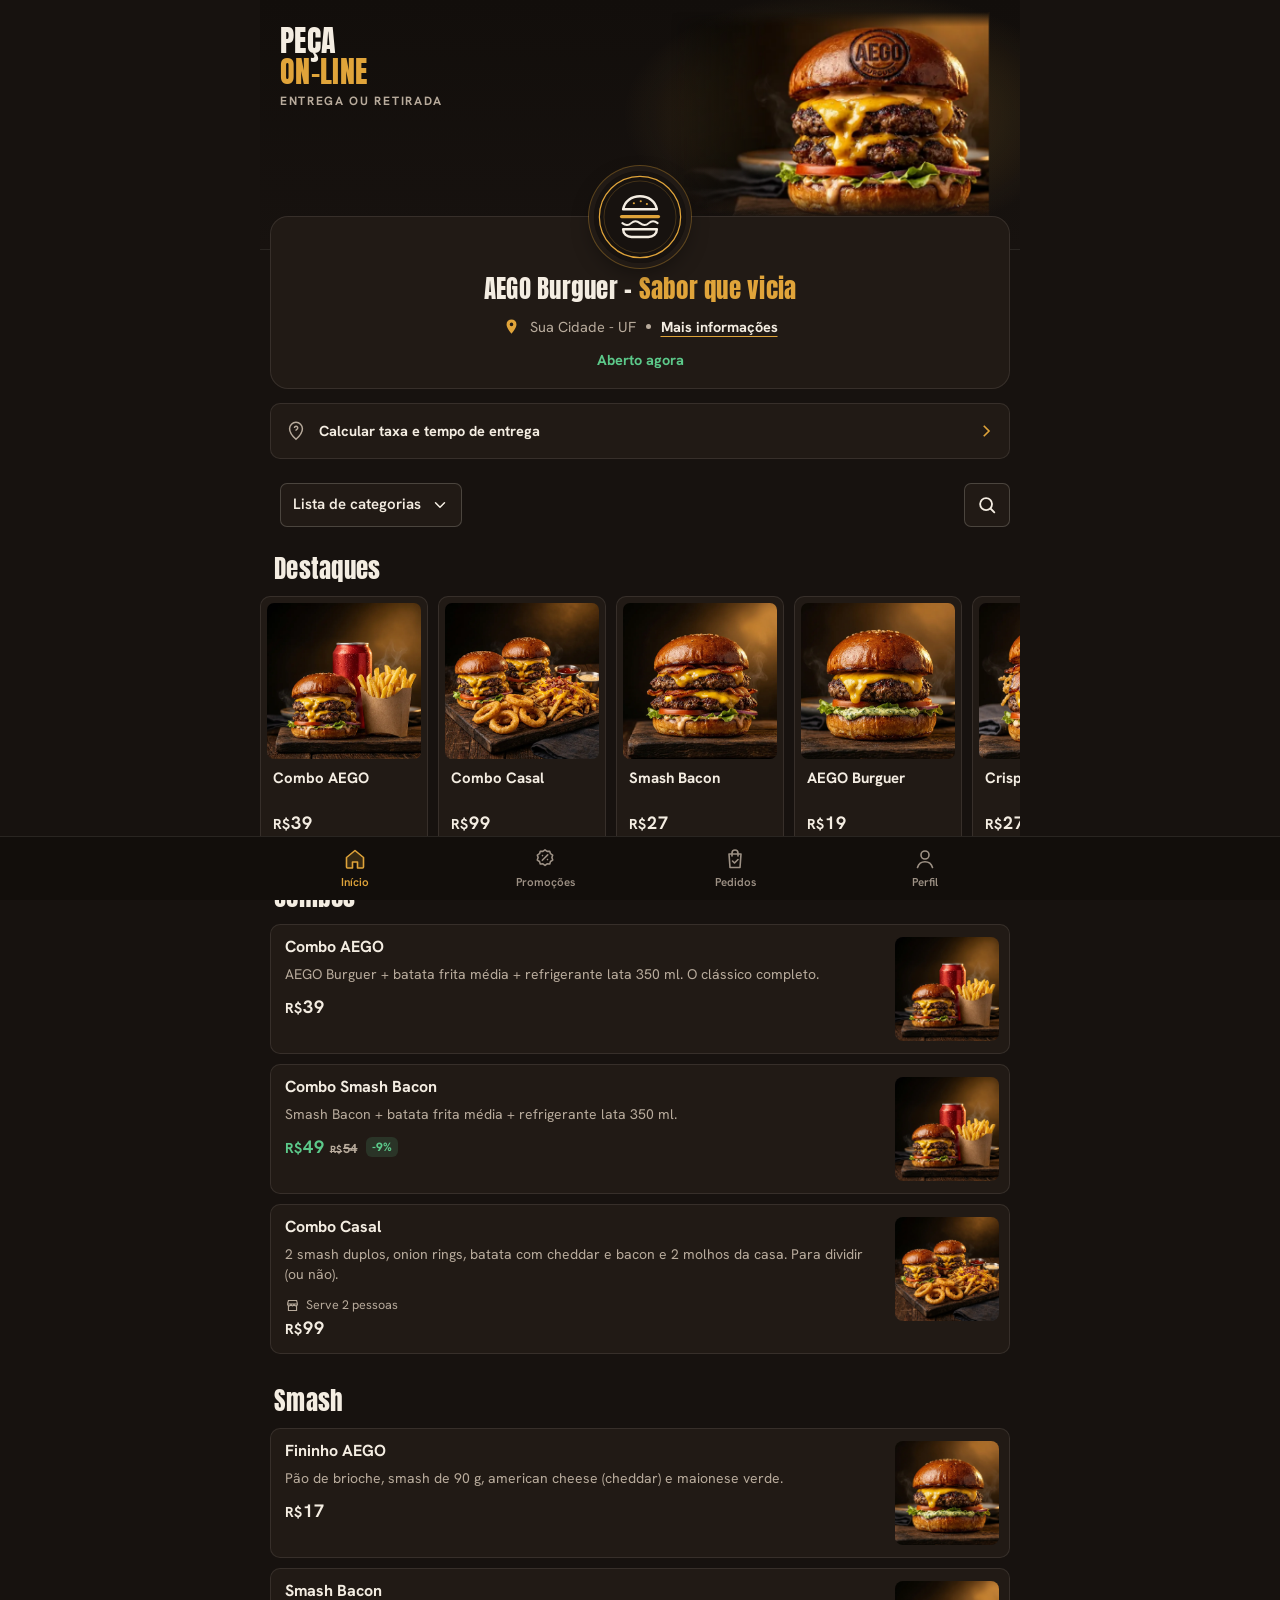
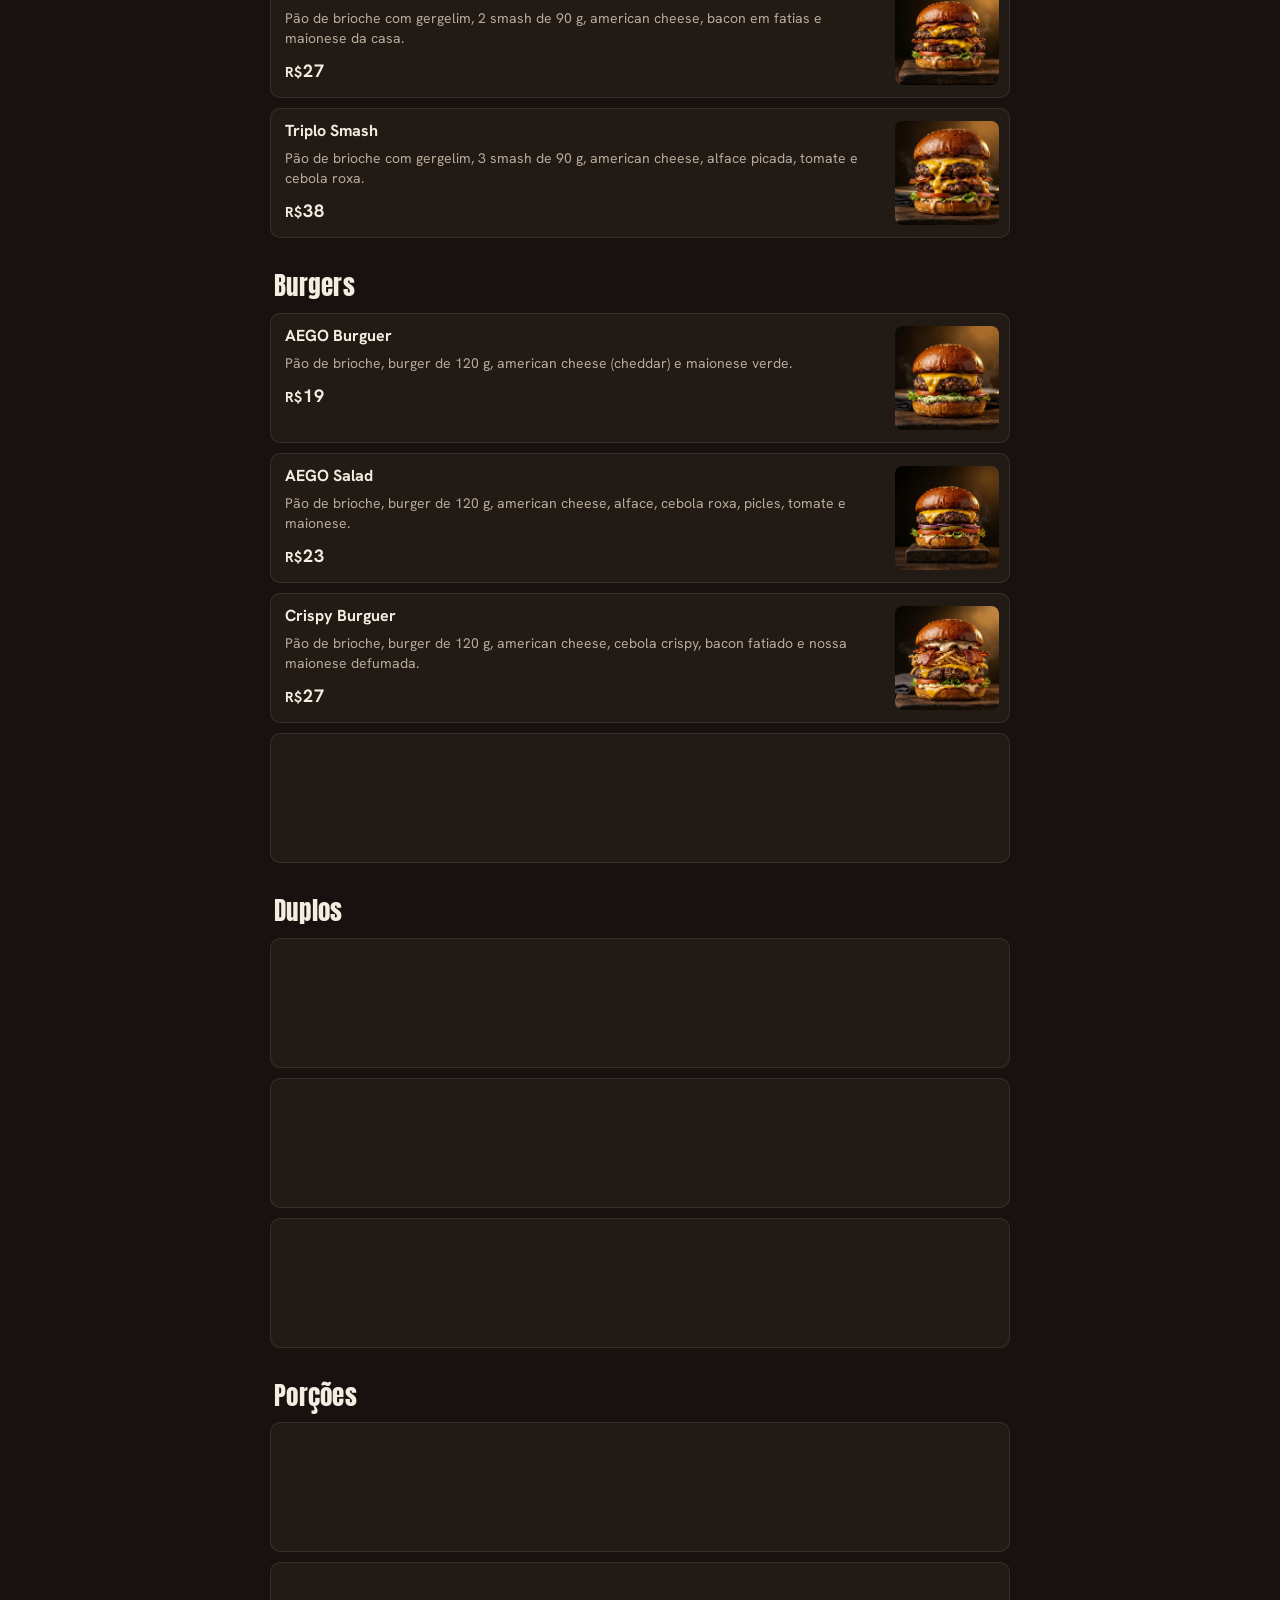
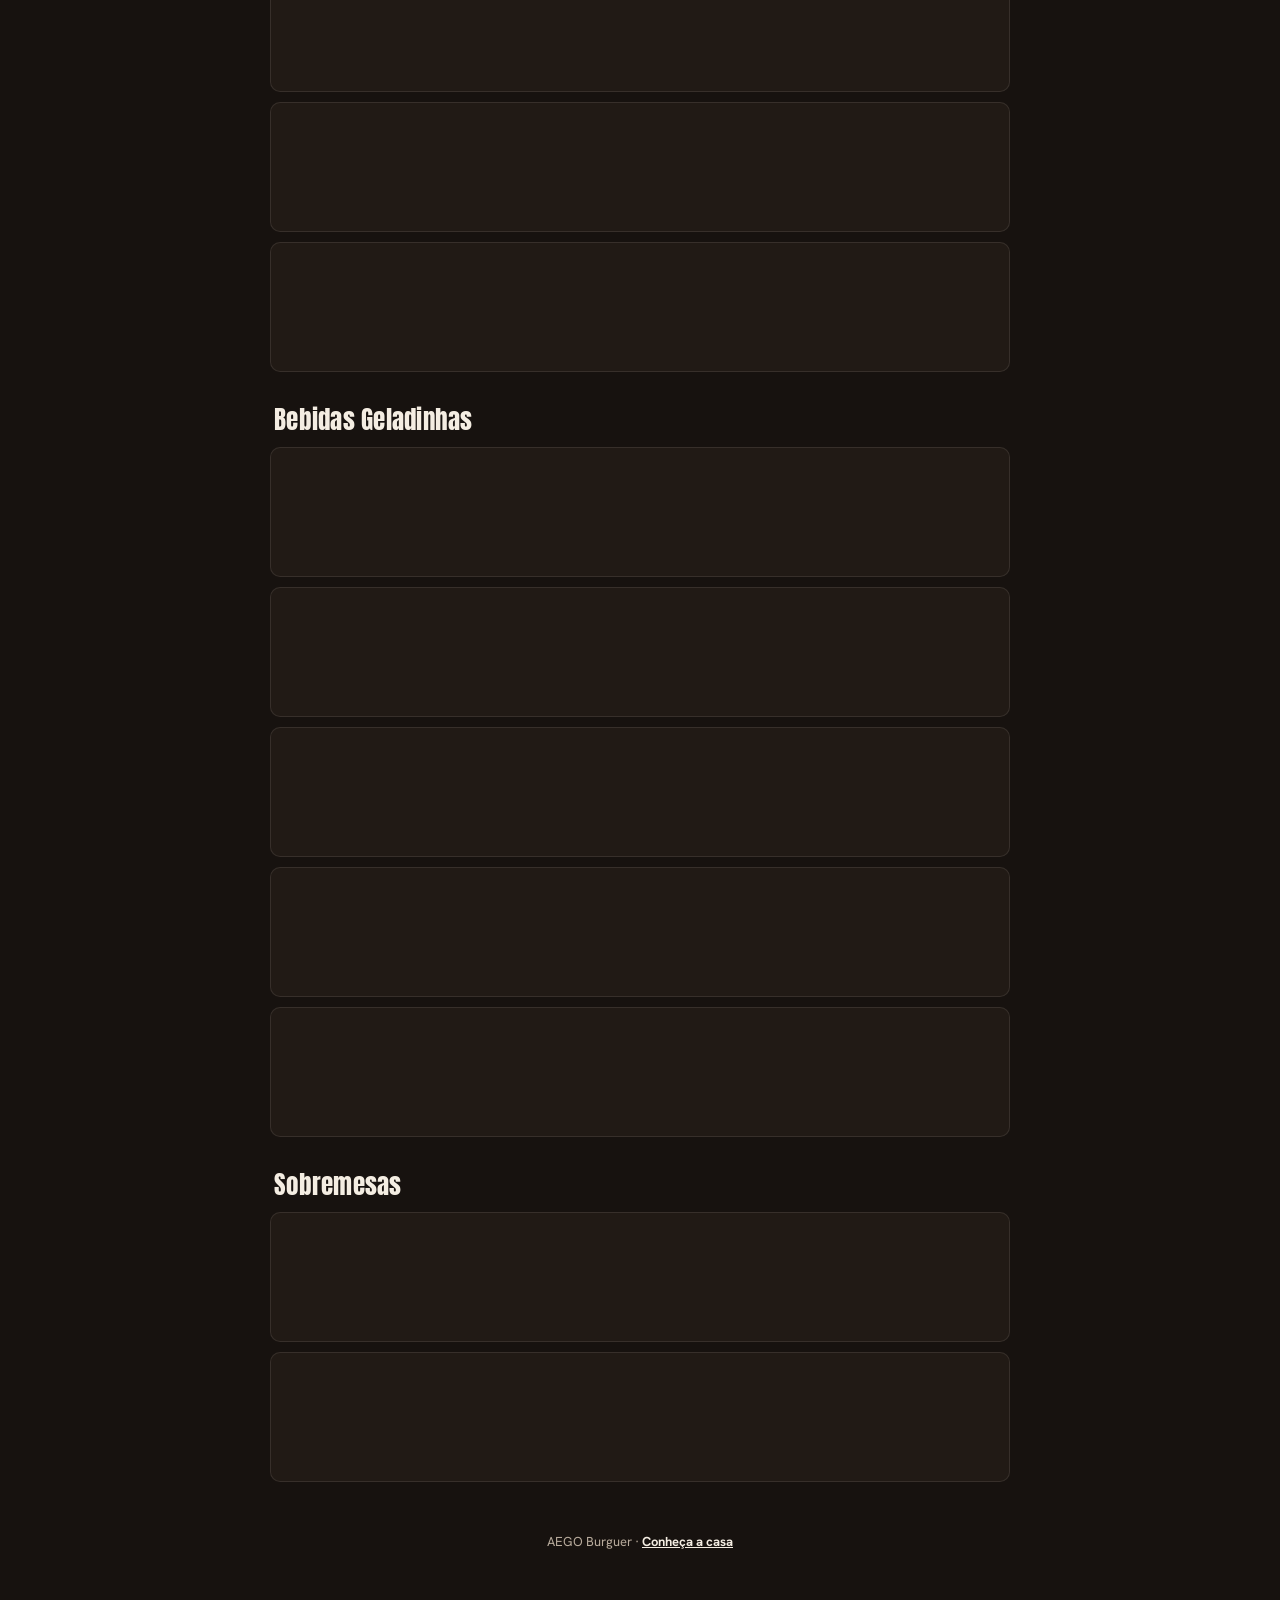
<file: demo/pedir.html>
<!doctype html>
<html lang="pt-BR">
<head>
<meta charset="utf-8">
<meta name="viewport" content="width=device-width, initial-scale=1, viewport-fit=cover">
<title>AEGO Burguer — Peça on-line</title>
<meta name="description" content="Cardápio completo da AEGO Burguer. Peça para entrega ou retirada e acompanhe seu pedido.">
<meta name="theme-color" content="#17120f">
<link rel="manifest" href="manifest-pedir.json">
<link rel="icon" href="icons/favicon-32.png" sizes="32x32">
<link rel="apple-touch-icon" href="icons/apple-touch-icon.png">
<meta name="apple-mobile-web-app-capable" content="yes">
<meta name="apple-mobile-web-app-status-bar-style" content="black-translucent">
<meta name="color-scheme" content="dark">
<meta name="apple-mobile-web-app-title" content="AEGO Burguer">
<link rel="preload" href="fonts/anton.woff2" as="font" type="font/woff2" crossorigin>
<link rel="stylesheet" href="base.css">
<link rel="preload" href="img/capa-aego.webp" as="image" fetchpriority="high">
<link rel="stylesheet" href="pedir.css">
<script>try{var c=(JSON.parse(localStorage.getItem("ab_loja")||"{}").cor||"").replace("#","");if(/^[0-9a-f]{6}$/i.test(c)){var n=parseInt(c,16),r=n>>16&255,g=n>>8&255,b=n&255,e=document.documentElement.style;e.setProperty("--amb","#"+c);e.setProperty("--amb-rgb",r+" "+g+" "+b);e.setProperty("--amb-on",(.2126*r+.7152*g+.0722*b)/255>.52?"#1a130c":"#ffffff")}}catch(x){}</script>
</head>
<body>
<div class="pg">
  <!-- INÍCIO -->
  <div id="v-inicio">
    <div class="capa" id="capa">
      <div class="capa-foto" aria-hidden="true"><img src="img/capa-aego.webp" alt="" width="760" height="494" fetchpriority="high" decoding="async"></div>
      <p class="capa-t">Peça<br><em>on-line</em><small>Entrega ou retirada</small></p>
    </div>
    <section class="perfil-loja">
      <div class="logo-redondo" id="logoRedondo"></div>
      <h1 id="nomeLoja">AEGO Burguer - <span>Sabor que vicia</span></h1>
      <div class="loja-meta">
        <svg viewBox="0 0 24 24" aria-hidden="true"><path d="M12 2a7 7 0 0 0-7 7c0 5.2 7 13 7 13s7-7.8 7-13a7 7 0 0 0-7-7zm0 9.5A2.5 2.5 0 1 1 12 6.5a2.5 2.5 0 0 1 0 5z"/></svg>
        <span id="cidade">Sua Cidade - UF</span><span class="pt"></span>
        <button class="link-btn" id="maisInfo" type="button">Mais informações</button>
      </div>
      <div class="status-loja" id="statusLoja">…</div>
    </section>
    <button class="linha-taxa" id="btnTaxa" type="button">
      <svg viewBox="0 0 24 24" aria-hidden="true"><path d="M12 21s-7-6.2-7-11.5A7 7 0 0 1 19 9.5C19 14.8 12 21 12 21z"/><path d="M10.3 8.6a1.8 1.8 0 1 1 2.4 1.7c-.5.2-.7.6-.7 1.1v.4M12 13.6h.01"/></svg>
      <span id="taxaTxt">Calcular taxa e tempo de entrega</span>
      <svg class="seta" viewBox="0 0 24 24" aria-hidden="true"><path d="M9 5l7 7-7 7"/></svg>
    </button>

    <div class="barra" id="barra">
      <div class="barra-logo" id="barraLogo" aria-hidden="true"></div>
      <button class="sel-cat" id="selCat" type="button" aria-haspopup="dialog"><span id="catAtual">Lista de categorias</span><svg viewBox="0 0 24 24" aria-hidden="true"><path d="M6 9l6 6 6-6"/></svg></button>
      <div class="busca"><label class="sr" for="q">Buscar no cardápio</label><input id="q" type="search" placeholder="Buscar burger, porção, bebida…" autocomplete="off"></div>
      <button class="btn-busca" id="btnBusca" type="button" aria-label="Buscar"><svg viewBox="0 0 24 24" aria-hidden="true"><circle cx="11" cy="11" r="6.5"/><path d="M20 20l-4.2-4.2"/></svg></button>
    </div>

    <section class="bloco" id="blocoDest">
      <h2 class="titulo-sec">Destaques</h2>
      <div class="trilho" id="destaques"></div>
    </section>
    <div id="secoes"></div>
    <p class="rod-mini">AEGO Burguer · <a href="index.html">Conheça a casa</a></p>
  </div>

  <!-- PROMOÇÕES -->
  <div id="v-promos" class="pagina-sec" hidden>
    <h2 class="titulo-sec" style="padding:0 4px 12px">Promoções</h2>
    <div id="listaPromos"></div>
  </div>

  <!-- PEDIDOS -->
  <div id="v-pedidos" class="pagina-sec" hidden>
    <h2 class="titulo-sec" style="padding:0 4px 12px">Meus pedidos</h2>
    <div id="listaPedidos"></div>
  </div>

  <!-- PERFIL -->
  <div id="v-perfil" class="pagina-sec" hidden>
    <h2 class="titulo-sec" style="padding:0 4px 12px">Perfil</h2>
    <form id="formPerfil" class="caixa" autocomplete="on">
      <label class="campo"><span>Nome</span><input name="nome" autocomplete="name" placeholder="Seu nome"></label>
      <label class="campo"><span>Telefone (WhatsApp)</span><input name="telefone" inputmode="tel" autocomplete="tel" placeholder="(71) 90000-0000"></label>
      <label class="campo"><span>Rua</span><input name="rua" autocomplete="address-line1" placeholder="Rua / Avenida"></label>
      <div class="dupla"><label class="campo"><span>Complemento</span><input name="complemento" placeholder="Apto, bloco…"></label><label class="campo"><span>Número</span><input name="numero" inputmode="numeric"></label></div>
      <label class="campo"><span>Bairro</span><select name="bairro" id="perfilBairro"></select></label>
      <button class="btn-prim centro" type="submit" style="width:100%">Salvar dados</button>
    </form>
    <p class="rod-mini">Seus dados ficam só neste aparelho e preenchem o pedido automaticamente.</p>
  </div>
</div>

<button class="sacola-bar" id="sacolaBar" type="button" aria-label="Ver sacola"><span class="qtd" id="sacQtd">0</span><span>Ver sacola</span><span class="tot" id="sacTot">R$0</span></button>

<nav class="nav" id="nav" aria-label="Navegação">
  <button type="button" data-v="inicio" class="ativo"><svg viewBox="0 0 24 24"><path d="M3.5 10.5L12 3.5l8.5 7V20a1 1 0 0 1-1 1h-5v-6h-5v6h-5a1 1 0 0 1-1-1z"/></svg>Início</button>
  <button type="button" data-v="promos"><svg viewBox="0 0 24 24"><path d="M12 2.8l2.1 1.6 2.6-.2.8 2.5 2.2 1.4-.8 2.5.8 2.5-2.2 1.4-.8 2.5-2.6-.2L12 18.4l-2.1-1.6-2.6.2-.8-2.5-2.2-1.4.8-2.5-.8-2.5 2.2-1.4.8-2.5 2.6.2z"/><path d="M9.3 13.3l5.4-5.4M9.5 8.6h.01M14.5 12.6h.01"/></svg>Promoções</button>
  <button type="button" data-v="pedidos"><svg viewBox="0 0 24 24"><path d="M6 7h12l-1 13.5H7z"/><path d="M9 9V6a3 3 0 0 1 6 0v3"/><path d="M9.5 14l2 2 3.5-3.5"/></svg>Pedidos<span class="bolha" id="bolhaPed" hidden>1</span></button>
  <button type="button" data-v="perfil"><svg viewBox="0 0 24 24"><circle cx="12" cy="8" r="4"/><path d="M4.5 20.5c1.2-4 4.2-5.8 7.5-5.8s6.3 1.8 7.5 5.8"/></svg>Perfil</button>
</nav>

<div class="veu" id="veu" hidden></div>
<div class="folha" id="folha" role="dialog" aria-modal="true" hidden></div>
<div class="toast" id="toast" role="status" aria-live="polite"></div>

<script src="db.js"></script>
<script src="qr.js"></script>
<script src="pedir.js"></script>
</body>
</html>
</file>
<file: demo/base.css>
/* AEGO Burguer — base comum (fontes, marca, utilidades) */
@font-face { font-family: "Anton"; src: url("fonts/anton.woff2") format("woff2"); font-weight: 400; font-display: swap; }
@font-face { font-family: "Hanken Grotesk"; src: url("fonts/hanken-grotesk.woff2") format("woff2"); font-weight: 100 900; font-display: swap; }

:root {
  --amb: #e0a43a; --amb-rgb: 224 164 58; --amb-on: #1a130c;          /* âmbar/mostarda da marca */
  --amb-2: #c98d26;
  --carvao: #17120f;       /* quase preto amarronzado */
  --creme: #f4ede2;
  --display: "Anton", "Oswald", Impact, "Arial Narrow", sans-serif;
  --sans: "Hanken Grotesk", system-ui, -apple-system, "Segoe UI", Roboto, sans-serif;
  --ease: cubic-bezier(.2, .8, .2, 1);
  --safe-b: env(safe-area-inset-bottom, 0px);
}
*, *::before, *::after { box-sizing: border-box; }
html { -webkit-text-size-adjust: 100%; }
body { margin: 0; font-family: var(--sans); -webkit-font-smoothing: antialiased; -webkit-tap-highlight-color: transparent; }
img, svg { display: block; max-width: 100%; }
button, input, select, textarea { font: inherit; color: inherit; }
button { cursor: pointer; }
a { color: inherit; }
.sr { position: absolute; width: 1px; height: 1px; overflow: hidden; clip: rect(0 0 0 0); white-space: nowrap; }

/* marca em texto: AEGO (claro) + Burguer (âmbar) */
.wm { font-family: var(--display); font-weight: 400; letter-spacing: .005em; line-height: 1; white-space: nowrap; }
.wm b { font-weight: 400; color: var(--wm-cor, #f4ede2); }
.wm i { font-style: normal; color: var(--amb); }
.mono { width: 100%; height: auto; }

/* abertura (monograma) — só transform/opacity, 1x por sessão */
#intro { position: fixed; inset: 0; z-index: 999; background: var(--carvao); display: grid; place-items: center; }
#intro .intro-c { display: grid; justify-items: center; gap: 18px; }
#intro .intro-m { width: 92px; }
#intro .wm { font-size: 30px; }
html:not(.intro) #intro { display: none; }

@media (prefers-reduced-motion: reduce) { *, *::before, *::after { animation-duration: .01ms !important; transition-duration: .01ms !important; } }

/* ============ movimento (v2) — só transform/opacity ============ */
/* burger flutuante: sobe e desce + sombra elíptica no chão em sincronia */
.flut-cena { position: relative; }
.flut { position: relative; z-index: 1; animation: flutua 3.6s ease-in-out infinite; will-change: transform; }
.flut img { width: 100%; height: auto; }
.flut-sombra { position: absolute; z-index: 0; left: 14%; right: 14%; bottom: -5%; height: 12%; border-radius: 50%;
  background: radial-gradient(closest-side, rgba(0, 0, 0, .62), rgba(0, 0, 0, .28) 55%, rgba(0, 0, 0, 0));
  animation: sombra 3.6s ease-in-out infinite; will-change: transform, opacity; }
@keyframes flutua { 0%, 100% { transform: translate3d(0, 0, 0) rotate(-.6deg); } 50% { transform: translate3d(0, -13px, 0) rotate(.6deg); } }
@keyframes sombra { 0%, 100% { transform: scale(1); opacity: .95; } 50% { transform: scale(.8); opacity: .55; } }
/* loops pausados fora da tela (.parado) ou com a aba oculta (html.oculto) */
.parado .flut, .parado .flut-sombra, .parado .ag-cam img, .parado .grao,
html.oculto .flut, html.oculto .flut-sombra, html.oculto .ag-cam img, html.oculto .grao { animation-play-state: paused; }
@media (prefers-reduced-motion: reduce) {
  .flut, .flut-sombra, .ag-cam img, .grao, .ac-icone.vivo, .etapa.atual .bol::after, .btn-topo::after { animation: none !important; }
}
</file>
<file: demo/site.css>
/* AEGO Burguer — site institucional (escuro) */
:root { --bg: #17120f; --bg2: #1d1713; --bg3: #221b16; --tx: #f4ede2; --mut: #b8ab9c; --linha: rgba(244, 237, 226, .12); --linha-amb: rgb(var(--amb-rgb) / .26); }
html { background: var(--bg); scroll-behavior: smooth; scroll-padding-top: 76px; }
body { background: var(--bg); color: var(--tx); font-size: 16px; line-height: 1.6; overflow-x: hidden; }
::selection { background: var(--amb); color: #17120f; }

/* botões retos */
.btn { display: inline-flex; align-items: center; justify-content: center; gap: 12px; min-height: 52px; padding: 0 28px; border-radius: 2px; text-decoration: none; font-weight: 600; font-size: 15px; letter-spacing: .04em; border: 1.5px solid transparent; transition: transform .2s var(--ease), background-color .2s, color .2s, border-color .2s; }
.btn { position: relative; overflow: hidden; isolation: isolate; }
.btn:active { transform: scale(.96); }
.btn-cheio::after, .btn-contorno::after { content: ""; position: absolute; z-index: -1; top: 0; bottom: 0; left: 0; width: 60%; background: linear-gradient(100deg, rgba(255, 255, 255, 0), rgba(255, 255, 255, .38), rgba(255, 255, 255, 0)); transform: translateX(-130%) skewX(-18deg); opacity: 0; pointer-events: none; }
.btn-cheio:hover::after, .btn-contorno:hover::after, .btn-cheio:focus-visible::after { opacity: 1; transform: translateX(260%) skewX(-18deg); transition: transform .75s var(--ease), opacity .2s; }
.btn-topo::after { animation: brilho 1.1s var(--ease) 2.2s 1 both; }
@keyframes brilho { 0% { opacity: 1; transform: translateX(-130%) skewX(-18deg); } 100% { opacity: 0; transform: translateX(260%) skewX(-18deg); } }
.btn svg { transition: transform .3s var(--ease); }
.btn:hover svg { transform: translateX(4px); }
.btn svg { width: 20px; height: 20px; fill: none; stroke: currentColor; stroke-width: 1.8; stroke-linecap: round; stroke-linejoin: round; }
.btn-cheio { background: var(--amb); color: var(--amb-on); }
.btn-cheio:hover { background: color-mix(in srgb, var(--amb) 88%, #fff); }
.btn-contorno { border-color: var(--amb); color: var(--amb); text-transform: uppercase; letter-spacing: .12em; font-size: 14px; }
.btn-contorno:hover { background: var(--amb); color: var(--amb-on); }
.btn-borda { border-color: rgba(244, 237, 226, .38); color: var(--tx); }
.btn-borda:hover { border-color: var(--tx); }
.link-sub { color: var(--tx); text-decoration: none; text-transform: uppercase; letter-spacing: .12em; font-weight: 600; font-size: 14px; padding: 8px 0; border-bottom: 2px solid var(--amb); }

/* topo */
.topo { position: fixed; z-index: 50; top: 0; left: 0; right: 0; display: flex; align-items: center; justify-content: space-between; gap: 12px; padding: 14px clamp(18px, 4vw, 48px); padding-top: calc(14px + env(safe-area-inset-top, 0px)); }
.topo::before { content: ""; position: absolute; inset: 0; background: rgba(23, 18, 15, .94); border-bottom: 1px solid var(--linha); opacity: 0; transition: opacity .3s; z-index: -1; }
.topo.solido::before { opacity: 1; }
.topo-marca { text-decoration: none; }
.topo-marca .wm { font-size: 30px; }
.btn-topo { min-height: 46px; padding: 0 22px; font-size: 15px; letter-spacing: .02em; }

/* hero — foto do burger com a marca AEGO no fundo (antigravidade) e texto por cima */
.hero { position: relative; min-height: 100vh; min-height: 100svh; display: flex; align-items: center; overflow: hidden; isolation: isolate; background: #0f0b09; }
.hero-fundo { position: absolute; inset: 0; z-index: -3; will-change: transform; }
.hero-flut { position: absolute; top: 72px; left: -29%; width: 160%; aspect-ratio: 1; animation: antigrav 9s ease-in-out infinite; will-change: transform; }
.hero-flut picture, .hero-flut img { display: block; width: 100%; height: 100%; }
.hero-flut::after { content: ""; position: absolute; left: 0; right: 0; bottom: -1px; height: 42%; background: linear-gradient(180deg, rgba(23, 18, 15, 0), var(--bg) 88%); }
.hero-flut img { object-fit: cover; object-position: 50% 50%; animation: fotoIn 1.6s var(--ease) both; }
@keyframes antigrav { 0%, 100% { transform: translate3d(0, 9px, 0) scale(1.02) rotate(-.35deg); } 50% { transform: translate3d(0, -12px, 0) scale(1.045) rotate(.35deg); } }
@keyframes fotoIn { from { opacity: 0; transform: scale(1.12); } to { opacity: 1; transform: none; } }
.hero-veu { position: absolute; inset: 0; z-index: -2; pointer-events: none; background:
  linear-gradient(180deg, rgba(15, 11, 9, .55) 0%, rgba(15, 11, 9, .18) 22%, rgba(23, 18, 15, .32) 52%, rgba(23, 18, 15, .9) 82%, var(--bg) 100%),
  linear-gradient(90deg, rgba(15, 11, 9, .72) 0%, rgba(15, 11, 9, .35) 60%, rgba(15, 11, 9, .15) 100%); }
.hero-graos { position: absolute; inset: 0; z-index: -1; pointer-events: none; }
.hero-graos .grao { opacity: .38; }
.hero-c { width: 100%; max-width: 1200px; margin: 0 auto; padding: calc(96px + env(safe-area-inset-top, 0px)) clamp(24px, 5vw, 48px) 13vh; }
.entra { animation: entra .8s var(--ease) both; animation-delay: calc(.85s + var(--i, 0) * .1s); }
.hero-c .kicker { animation-delay: .3s; }
@keyframes entra { from { opacity: 0; transform: translate3d(0, 16px, 0); } to { opacity: 1; transform: none; } }
.kicker { margin: 0 0 14px; font-family: var(--display); color: var(--amb); text-transform: uppercase; letter-spacing: .04em; font-size: 20px; }
.hero-t { margin: 0; font-family: var(--display); font-weight: 400; font-size: clamp(42px, 11.4vw, 112px); line-height: 1.02; letter-spacing: -.005em; color: var(--tx); }
/* efeito do nome: cada linha sobe por trás de uma máscara, uma vez só; depois entra o âmbar */
.hero-t .ln { display: block; white-space: nowrap; overflow: hidden; padding: 0 .04em .1em 0; margin-bottom: -.1em; }
.hero-t .ln-i { display: inline-block; animation: linhaSobe 1s var(--ease) both .45s; }
.hero-t .ln-amb .ln-i { color: var(--amb); animation-delay: .62s; }
@keyframes linhaSobe { from { transform: translate3d(0, 105%, 0) rotate(2deg); } to { transform: none; } }
.hero-acoes { margin-top: 34px; display: flex; flex-wrap: wrap; align-items: center; gap: 18px 28px; }
.hero-acoes .btn-contorno { padding: 0 22px; background: rgba(15, 11, 9, .35); }
.hero-local { display: flex; align-items: center; gap: 12px; margin: 34px 0 0; text-transform: uppercase; letter-spacing: .1em; font-weight: 600; font-size: 13.5px; color: rgba(244, 237, 226, .88); }
.hero-local svg { width: 22px; height: 22px; fill: none; stroke: currentColor; stroke-width: 1.7; }
.parado .hero-flut, html.oculto .hero-flut { animation-play-state: paused; }
/* com a abertura (1x por sessão) na frente, as entradas do hero esperam ela sair */
html.intro .hero-flut img, html.intro .hero-t .ln-i, html.intro .hero .entra { animation-play-state: paused; }

/* antigravidade: camadas separadas que flutuam e se juntam ao rolar */
.ag { position: relative; overflow: hidden; background: radial-gradient(60% 50% at 70% 55%, rgb(var(--amb-rgb) / .08), rgb(var(--amb-rgb) / 0) 70%), var(--bg); border-top: 1px solid var(--linha); }
.ag-grid { display: grid; gap: 20px; }
.ag-lista { order: 3; }
.ag-lista { list-style: none; margin: 28px 0 0; padding: 0; display: grid; gap: 0; }
.ag-lista li { display: flex; align-items: baseline; gap: 16px; padding: 12px 0; border-top: 1px solid var(--linha); color: rgba(244, 237, 226, .9); font-weight: 600; letter-spacing: .02em; }
.ag-lista li:last-child { border-bottom: 1px solid var(--linha); }
.ag-lista b { font-family: var(--display); font-weight: 400; color: var(--amb); font-size: 18px; min-width: 26px; }
.ag-palco { position: relative; height: 560px; contain: layout; }
.ag-brilho { position: absolute; left: 50%; top: 50%; width: 100%; aspect-ratio: 1; margin: -50% 0 0 -50%; border-radius: 50%; background: radial-gradient(closest-side, rgb(var(--amb-rgb) / .16), rgb(var(--amb-rgb) / 0)); pointer-events: none; }
.ag-cam { position: absolute; top: 0; left: 0; right: 0; margin: 0 auto; width: calc(min(76%, 300px) * var(--w) / 416); will-change: transform; }
.ag-cam img { width: 100%; height: auto; animation: paira var(--ft, 4s) ease-in-out infinite; animation-delay: var(--fd, 0s); will-change: transform; }
@keyframes paira { 0%, 100% { transform: translate3d(0, -5px, 0); } 50% { transform: translate3d(0, 6px, 0); } }
.grao { position: absolute; left: var(--x); top: var(--y); width: 6px; height: 10px; border-radius: 50%; background: #efe0bf; opacity: .5; animation: grao var(--t, 9s) ease-in-out infinite alternate; animation-delay: var(--d, 0s); will-change: transform; }
.grao.migalha { width: 7px; height: 6px; border-radius: 40% 60% 45% 55%; background: #b97a35; opacity: .55; }
@keyframes grao { from { transform: translate3d(0, 0, 0) rotate(var(--r)); } to { transform: translate3d(var(--dx), -34px, 0) rotate(calc(var(--r) + 50deg)); } }

/* seções */
.sec { padding: clamp(72px, 12vw, 120px) 0; }
.sec-c { max-width: 1200px; margin: 0 auto; padding: 0 clamp(24px, 5vw, 48px); }
.num { display: flex; align-items: center; gap: 18px; margin: 0 0 28px; text-transform: uppercase; letter-spacing: .16em; font-weight: 600; font-size: 14px; color: var(--tx); }
.num b { font-family: var(--display); font-weight: 400; color: var(--amb); font-size: 22px; letter-spacing: .02em; }
.traco { width: 54px; height: 1px; background: var(--amb); }
.titulo { margin: 0; font-family: var(--display); font-weight: 400; font-size: clamp(40px, 10vw, 72px); line-height: 1.06; letter-spacing: -.003em; }
.titulo em { font-style: normal; color: var(--amb); }
.lead { margin: 22px 0 0; font-size: 18px; color: var(--mut); max-width: 560px; }
.centro { text-align: center; }
.centro .lead { margin-left: auto; margin-right: auto; }

/* cartões do cardápio */
.cards { display: grid; gap: 22px; margin: 44px 0 48px; }
@media (min-width: 720px) { .cards { grid-template-columns: repeat(2, 1fr); } }
@media (min-width: 1040px) { .cards { grid-template-columns: repeat(3, 1fr); } }
.card { display: flex; flex-direction: column; padding: 20px; border: 1px solid var(--linha-amb); background: var(--bg2); border-radius: 3px; text-decoration: none; transition: transform .35s var(--ease), border-color .3s; }
.card:active { transform: scale(.985); }
.card:hover { transform: translateY(-4px); border-color: rgb(var(--amb-rgb) / .55); }
.card-foto { aspect-ratio: 4 / 3; overflow: hidden; background: #0d0a08; border-radius: 2px; }
.card-foto img { width: 100%; height: 100%; object-fit: cover; transition: transform .6s var(--ease); }
.card:hover .card-foto img { transform: scale(1.04); }
.card h3 { margin: 22px 0 10px; font-family: var(--display); font-weight: 400; text-transform: uppercase; font-size: 26px; letter-spacing: .01em; line-height: 1.1; }
.card p { margin: 0; color: var(--mut); font-size: 15.5px; line-height: 1.6; flex: 1; }
.card-preco { margin-top: 22px; padding-top: 18px; border-top: 1px solid var(--linha); font-family: var(--display); color: var(--amb); font-size: 28px; display: flex; align-items: baseline; justify-content: space-between; }
.card-preco small { font-family: var(--sans); font-size: 13px; color: var(--mut); letter-spacing: .08em; text-transform: uppercase; font-weight: 600; }

/* por que */
.sec-porque { background: var(--bg2); }
.topicos { margin-top: 56px; display: grid; }
@media (min-width: 900px) {
  .hero-flut { inset: -5% -4%; top: -5%; left: -4%; width: auto; aspect-ratio: auto; }
  .hero-flut::after { display: none; }
  .hero-flut img { object-position: 70% 40%; }
  .hero-veu { background: linear-gradient(90deg, rgba(15, 11, 9, .9) 0%, rgba(15, 11, 9, .62) 34%, rgba(15, 11, 9, .1) 62%, rgba(15, 11, 9, 0) 100%), linear-gradient(180deg, rgba(15, 11, 9, .5) 0%, rgba(15, 11, 9, 0) 20%, rgba(15, 11, 9, 0) 70%, var(--bg) 100%); }
}
@media (min-width: 900px) { .topicos { grid-template-columns: repeat(3, 1fr); gap: 0 40px; } }
.topico { padding: 30px 0 34px; border-top: 1px solid var(--linha); }
.topico h3 { margin: 0 0 10px; font-family: var(--display); font-weight: 400; text-transform: uppercase; font-size: 24px; letter-spacing: .01em; }
.topico p { margin: 0; color: var(--mut); }

/* avaliações */
.nota { display: flex; align-items: baseline; flex-wrap: wrap; gap: 8px 16px; margin: 36px 0 30px; }
.nota-n { font-family: var(--display); font-size: 64px; line-height: 1; color: var(--amb); }
.estrelas { color: var(--amb); letter-spacing: .12em; font-size: 20px; }
.nota-t { color: var(--mut); font-size: 15px; }
.avals { display: grid; gap: 18px; }
@media (min-width: 900px) { .avals { grid-template-columns: repeat(3, 1fr); } }
.aval { margin: 0; padding: 24px; border: 1px solid var(--linha); background: var(--bg2); border-radius: 3px; }
.aval .estrelas { font-size: 14px; }
.aval blockquote { margin: 12px 0 16px; font-size: 16.5px; line-height: 1.6; color: var(--tx); }
.aval figcaption { color: var(--mut); font-size: 14px; font-weight: 600; letter-spacing: .04em; }

/* local */
.sec-local { background: var(--bg3); }
.sub-amb { margin: 12px 0 0; color: var(--amb); font-weight: 700; letter-spacing: .08em; font-size: 15px; }
.local-grid { display: grid; gap: 24px; margin-top: 40px; }
@media (min-width: 960px) { .local-grid { grid-template-columns: 1.1fr 1fr; gap: 64px; align-items: start; } }
.linhas { margin: 0; }
.linhas > div { display: grid; grid-template-columns: 128px 1fr; gap: 16px; padding: 20px 0; border-top: 1px solid var(--linha); }
.linhas > div:last-child { border-bottom: 1px solid var(--linha); }
.linhas dt { color: var(--amb); font-weight: 600; letter-spacing: .03em; }
.linhas dd { margin: 0; color: rgba(244, 237, 226, .88); }
.linhas a { text-decoration: underline; text-underline-offset: 4px; }
.acoes-local { display: flex; flex-wrap: wrap; gap: 14px; }
.btn-zap svg { width: 20px; height: 20px; }
.mapa { position: relative; display: block; margin-top: 26px; aspect-ratio: 16 / 9; overflow: hidden; border: 1px solid var(--linha); border-radius: 3px; text-decoration: none; }
.mapa svg { width: 100%; height: 100%; }
.mapa-t { position: absolute; left: 14px; bottom: 12px; padding: 8px 12px; background: rgba(23, 18, 15, .86); border: 1px solid var(--linha); font-size: 13px; font-weight: 600; letter-spacing: .04em; }

/* CTA final */
.cta { padding: clamp(84px, 14vw, 140px) 0; background: radial-gradient(60% 70% at 50% 40%, rgb(var(--amb-rgb) / .07), transparent 70%), var(--bg); }
.cta .lead { margin-bottom: 36px; color: rgba(244, 237, 226, .82); }
.cta .titulo { font-size: clamp(40px, 10.5vw, 76px); }

/* rodapé */
.rodape { padding: 54px 0 calc(40px + var(--safe-b)); border-top: 1px solid var(--linha); background: var(--bg2); }
.rodape .wm { font-size: 30px; }
.rod-end { margin: 20px 0 0; color: var(--mut); font-size: 15px; }
.rod-links { display: flex; flex-wrap: wrap; gap: 10px 22px; margin: 22px 0; }
.rod-links a { color: var(--tx); text-decoration: none; font-weight: 600; font-size: 14px; letter-spacing: .04em; }
.rod-links a:hover { color: var(--amb); }
.rod-c { margin: 0; color: rgba(184, 171, 156, .7); font-size: 13px; }

/* entrada ao rolar (só seções e fotos, nunca títulos) */
.js .revela { opacity: 0; transform: translate3d(0, 22px, 0); transition: opacity .7s var(--ease), transform .7s var(--ease); transition-delay: var(--rd, 0s); }
.js .revela.visto { opacity: 1; transform: none; }

@media (min-width: 900px) {
  .hero-c { padding-top: 120px; padding-bottom: 10vh; }
  .hero-c > * { max-width: 760px; }
  .hero-t { font-size: clamp(64px, 6.6vw, 96px); }
  .ag-grid { grid-template-columns: 1fr 1fr; grid-template-rows: auto 1fr; gap: 0 56px; }
  .ag-txt { grid-column: 1; grid-row: 1; align-self: end; }
  .ag-lista { grid-column: 1; grid-row: 2; align-self: start; }
  .ag-palco { grid-column: 2; grid-row: 1 / 3; align-self: center; }
  .ag-palco { height: 660px; }
}
@media (max-width: 380px) { .topo-marca .wm { font-size: 25px; } .btn-topo { padding: 0 16px; font-size: 14px; } .linhas > div { grid-template-columns: 1fr; gap: 4px; } }

@media (prefers-reduced-motion: reduce) { .js .revela { opacity: 1; transform: none; } .entra, .hero-t .ln-i, .hero-flut, .hero-flut img { animation: none; } }

/* ============ v4 (17/11): hero com o burger inteiro, sem vão; cards sem zoom; contato e WhatsApp ============ */
.card-foto { aspect-ratio: 1 / 1; }
.card-foto img { object-position: 50% 50%; }

@media (max-width: 899px) {
  .hero { min-height: 0; display: block; }
  .hero-fundo { inset: 0 0 auto 0; height: calc(64px + env(safe-area-inset-top, 0px) + 74vw); }
  .hero-flut { top: calc(58px + env(safe-area-inset-top, 0px)); left: 0; width: 100%; aspect-ratio: 1100 / 768; }
  .hero-flut::after { display: none; }
  .hero-flut img { object-fit: cover; -webkit-mask-image: linear-gradient(180deg, #000 0, #000 70%, transparent 100%); mask-image: linear-gradient(180deg, #000 0, #000 70%, transparent 100%); }
  .hero-veu { background: linear-gradient(180deg, rgba(15, 11, 9, .35) 0, rgba(15, 11, 9, 0) calc(64px + 18vw), rgba(15, 11, 9, .15) calc(58px + 40vw), rgba(23, 18, 15, .8) calc(58px + 62vw), var(--bg) calc(58px + 72vw)); }
  .hero-c { padding-top: calc(58px + env(safe-area-inset-top, 0px) + 58vw); padding-bottom: 56px; }
  .hero-local { margin-top: 26px; }
}

/* contato */
.info { list-style: none; margin: 0; padding: 0; display: grid; gap: 10px; }
.info li { display: flex; align-items: flex-start; gap: 14px; padding: 16px; background: var(--bg2); border: 1px solid var(--linha); border-radius: 12px; }
.info-ic { flex: 0 0 auto; width: 42px; height: 42px; border-radius: 50%; display: grid; place-items: center; background: rgb(var(--amb-rgb) / .12); color: var(--amb); }
.info-ic svg { width: 21px; height: 21px; fill: none; stroke: currentColor; stroke-width: 1.8; stroke-linecap: round; stroke-linejoin: round; }
.info small { display: block; font-size: 12px; letter-spacing: .1em; text-transform: uppercase; font-weight: 700; color: var(--amb); margin: 2px 0 4px; }
.info b { display: block; font-weight: 500; color: rgba(244, 237, 226, .92); line-height: 1.45; overflow-wrap: anywhere; }
.info a { color: inherit; text-decoration: none; }
.acoes-local { display: grid; grid-template-columns: 1fr 1fr; gap: 10px; }
.acoes-local .btn { border-radius: 10px; padding: 0 16px; }
.acoes-local .btn-zap { grid-column: 1 / -1; }
.btn-zap { background: #25d366; color: #0b2614; border-color: #25d366; font-weight: 700; letter-spacing: .02em; }
.btn-zap:hover { background: #2fe072; border-color: #2fe072; }
.btn .zap-ic, .zap-ic { width: 22px; height: 22px; fill: currentColor; stroke: none; }
.btn:hover .zap-ic { transform: none; }
.mapa { border-radius: 12px; }
.mapa-t { border-radius: 8px; }

/* WhatsApp flutuante */
.zap-fab { position: fixed; right: 16px; bottom: calc(16px + env(safe-area-inset-bottom, 0px)); z-index: 60; width: 58px; height: 58px; border-radius: 50%; display: grid; place-items: center; background: #25d366; color: #fff; box-shadow: 0 8px 22px rgba(0, 0, 0, .35); opacity: 0; transform: translateY(18px) scale(.85); pointer-events: none; transition: opacity .3s var(--ease), transform .35s var(--ease); }
.zap-fab .zap-ic { width: 30px; height: 30px; }
.zap-fab.on { opacity: 1; transform: none; pointer-events: auto; }
.zap-fab:active { transform: scale(.94); }
@media (prefers-reduced-motion: reduce) { .zap-fab { transition: none; } }
.card-preco .pm small { font-size: .6em; vertical-align: .4em; }

/* ============ v6 (17/11): burger do hero inteiro (sem corte em cima), em qualquer tela; preço "R$19" ============ */
.pm .rs { font-size: .74em; margin-right: 1px; }
@keyframes antigravS { 0%, 100% { transform: translate3d(0, 5px, 0); } 50% { transform: translate3d(0, -7px, 0); } }
@media (max-width: 899px) {
  /* foto começa abaixo do topo fixo (logo + botão = 74px) e não cresce na animação */
  .hero-fundo { height: calc(80px + env(safe-area-inset-top, 0px) + 74vw); }
  .hero-flut { top: calc(80px + env(safe-area-inset-top, 0px)); animation-name: antigravS; }
  .hero-flut img { -webkit-mask-image: linear-gradient(180deg, transparent 0, #000 5%, #000 70%, transparent 100%); mask-image: linear-gradient(180deg, transparent 0, #000 5%, #000 70%, transparent 100%); }
  .hero-veu { background: linear-gradient(180deg, rgba(15, 11, 9, .25) 0, rgba(15, 11, 9, 0) 80px, rgba(15, 11, 9, .15) calc(80px + 40vw), rgba(23, 18, 15, .8) calc(80px + 62vw), var(--bg) calc(80px + 72vw)); }
  .hero-c { padding-top: calc(80px + env(safe-area-inset-top, 0px) + 58vw); }
}
@media (min-width: 900px) {
  /* foto inteira (contain), presa embaixo à direita, sempre abaixo do topo fixo: nada do burger fica cortado */
  .hero-flut { --hw: min(70vw, calc((100vh - 110px) * 1.7917)); inset: auto 0 auto auto; left: auto; top: calc(50% - var(--hw) * .2791 + 34px); width: var(--hw); height: auto; aspect-ratio: 1600 / 893; animation-name: antigravS; }
  .hero-flut img { object-fit: contain; object-position: 100% 100%;
    -webkit-mask-image: linear-gradient(180deg, transparent 0, #000 6%, #000 86%, transparent 100%), linear-gradient(90deg, transparent 0, #000 28%);
    -webkit-mask-composite: source-in;
    mask-image: linear-gradient(180deg, transparent 0, #000 6%, #000 86%, transparent 100%), linear-gradient(90deg, transparent 0, #000 28%);
    mask-composite: intersect; }
  .hero-veu { background: linear-gradient(90deg, rgba(15, 11, 9, .9) 0%, rgba(15, 11, 9, .6) 32%, rgba(15, 11, 9, .08) 58%, rgba(15, 11, 9, 0) 100%), linear-gradient(180deg, rgba(15, 11, 9, 0) 0%, rgba(15, 11, 9, 0) 78%, var(--bg) 100%); }
}

/* v7 — transições suaves entre seções (fade de cor, sem linha marcando a troca) */
.ag { border-top: 0; }
.ag::before { content: ""; position: absolute; left: 0; right: 0; top: 0; height: 120px; background: linear-gradient(180deg, var(--bg), rgba(23, 18, 15, 0)); pointer-events: none; z-index: 0; }
.sec-porque { background: linear-gradient(180deg, var(--bg) 0%, var(--bg2) 22%, var(--bg2) 78%, var(--bg) 100%); }
.sec-local { background: linear-gradient(180deg, var(--bg) 0%, var(--bg3) 20%, var(--bg3) 80%, var(--bg) 100%); }
.cta { background: radial-gradient(60% 70% at 50% 40%, rgb(var(--amb-rgb) / .07), transparent 70%), linear-gradient(180deg, var(--bg) 0%, #120e0b 100%); }
.rodape { border-top: 0; background: linear-gradient(180deg, #120e0b 0%, #0f0b09 100%); }

/* v7 — montagem do burger */
.ag-cam { will-change: transform, opacity; }
.ag-brilho { transition: transform .8s var(--ease), opacity .8s; opacity: .55; transform: scale(.85); }
.montado .ag-brilho { opacity: 1; transform: scale(1.08); }
.montado .ag-cam:last-of-type img { animation: paira var(--ft, 4s) ease-in-out infinite, assenta .5s var(--ease); }
@keyframes assenta { 0% { transform: scaleY(.94); } 60% { transform: scaleY(1.03); } 100% { transform: none; } }
.ag-lista li { transition: color .35s, padding-left .35s var(--ease), border-color .35s; color: rgba(244, 237, 226, .5); }
.ag-lista li.ag-on { color: var(--tx); padding-left: 6px; }
.ag-lista li b { transition: transform .35s var(--ease); display: inline-block; }
.ag-lista li.ag-on b { transform: scale(1.15); }
@media (prefers-reduced-motion: reduce) { .ag-lista li { color: var(--tx); } }
.js .ag-lista li.revela { transition: opacity .7s var(--ease), transform .7s var(--ease), color .35s, padding-left .35s var(--ease); }
.hero::after { content: ""; position: absolute; left: 0; right: 0; bottom: 0; height: 180px; z-index: -1; pointer-events: none; background: linear-gradient(180deg, rgba(23, 18, 15, 0), rgba(23, 18, 15, .7) 55%, var(--bg)); }

/* ===== v12 · hero: burger de fundo com sombra e o nome quase em cima dele (sem zoom exagerado) ===== */
.hero-t { text-shadow: 0 2px 22px rgba(10, 7, 5, .55); }
@media (max-width: 899px) {
  .hero { min-height: 0; display: block; }
  .hero-fundo { inset: 0 0 auto 0; height: calc(56px + env(safe-area-inset-top, 0px) + 86vw); }
  .hero-flut { inset: auto; top: calc(52px + env(safe-area-inset-top, 0px)); left: -10vw; width: 120vw; height: auto; aspect-ratio: 1100 / 768; animation-name: antigravS; }
  .hero-flut img { object-fit: cover; object-position: 50% 50%;
    -webkit-mask-image: linear-gradient(180deg, transparent 0, #000 7%, #000 56%, transparent 94%); mask-image: linear-gradient(180deg, transparent 0, #000 7%, #000 56%, transparent 94%); }
  .hero-veu { background:
    linear-gradient(180deg, rgba(15, 11, 9, .35) 0, rgba(15, 11, 9, 0) 90px, rgba(15, 11, 9, 0) calc(52px + 40vw), rgba(23, 18, 15, .55) calc(52px + 58vw), rgba(23, 18, 15, .9) calc(52px + 74vw), var(--bg) calc(52px + 86vw)); }
  .hero-c { padding-top: calc(52px + env(safe-area-inset-top, 0px) + 57vw); padding-bottom: 30px; }
  .hero-local { margin-top: 24px; }
  .hero::after { height: 60px; }
  #camadas { padding-top: 44px; }
}
@media (min-width: 900px) {
  .hero { min-height: 100vh; min-height: 100svh; display: flex; align-items: center; }
  .hero-fundo { inset: 0; height: auto; }
  .hero-flut { --hw: min(76vw, calc((100svh - 60px) * 1.79)); inset: auto; left: auto; right: 6vw; top: calc(50% + 34px - var(--hw) * .2791); width: var(--hw); height: auto; aspect-ratio: 1600 / 893; animation-name: antigravS; }
  .hero-flut img { object-fit: cover; object-position: 50% 50%;
    -webkit-mask-image: linear-gradient(90deg, transparent 0, #000 30%, #000 86%, transparent 100%), linear-gradient(180deg, transparent 0, #000 9%, #000 80%, transparent 100%);
    -webkit-mask-composite: source-in;
    mask-image: linear-gradient(90deg, transparent 0, #000 30%, #000 86%, transparent 100%), linear-gradient(180deg, transparent 0, #000 9%, #000 80%, transparent 100%);
    mask-composite: intersect; }
  .hero-veu { background:
    radial-gradient(38% 48% at 70% 56%, rgba(15, 11, 9, 0), rgba(15, 11, 9, 0) 60%, rgba(15, 11, 9, .35) 100%),
    linear-gradient(90deg, rgba(15, 11, 9, .94) 0%, rgba(15, 11, 9, .78) 24%, rgba(15, 11, 9, .32) 42%, rgba(15, 11, 9, 0) 56%),
    linear-gradient(180deg, rgba(15, 11, 9, .45) 0%, rgba(15, 11, 9, 0) 16%, rgba(15, 11, 9, 0) 76%, var(--bg) 100%); }
  .hero-c { padding-top: 110px; padding-bottom: 8vh; }
}

/* ===== v13 · hero minimalista: burger em tela cheia no fundo (zoom no pão com o carimbo), véu escuro e texto por cima ===== */
.hero { min-height: 100vh; min-height: 100svh; display: flex; align-items: center; }
.hero-fundo { inset: 0; height: auto; }
.hero-flut { inset: -3%; top: -3%; left: -3%; width: auto; height: auto; aspect-ratio: auto; animation-name: antigravS; }
.hero-flut::after { display: none; }
.hero-flut img { width: 100%; height: 100%; object-fit: cover; object-position: 77% 30%; -webkit-mask-image: none; mask-image: none; filter: saturate(.92) brightness(.82); }
.hero-veu { background:
  radial-gradient(120% 70% at 60% 35%, rgba(15, 11, 9, .15), rgba(15, 11, 9, .55) 70%),
  linear-gradient(180deg, rgba(15, 11, 9, .55) 0, rgba(15, 11, 9, .25) 18%, rgba(15, 11, 9, .45) 55%, rgba(23, 18, 15, .92) 82%, var(--bg) 100%); }
.hero-c { padding-top: calc(110px + env(safe-area-inset-top, 0px)); padding-bottom: 14vh; }
.hero-sub { margin: 22px 0 0; font-size: clamp(17px, 4.6vw, 21px); color: rgba(244, 237, 226, .86); letter-spacing: .01em; }
.hero-acoes { margin-top: 30px; }
.hero-local { margin-top: 30px; }
.hero::after { height: 120px; }
#camadas { padding-top: 56px; }
@media (min-width: 900px) {
  .hero-flut img { object-position: 78% 40%; filter: saturate(.95) brightness(.88); }
  .hero-veu { background:
    linear-gradient(90deg, rgba(15, 11, 9, .92) 0%, rgba(15, 11, 9, .7) 30%, rgba(15, 11, 9, .25) 55%, rgba(15, 11, 9, .1) 100%),
    linear-gradient(180deg, rgba(15, 11, 9, .45) 0%, rgba(15, 11, 9, 0) 18%, rgba(15, 11, 9, 0) 72%, var(--bg) 100%); }
  .hero-c { padding-top: 120px; padding-bottom: 8vh; }
  .hero-sub { font-size: 20px; }
}

/* ===== v14 · celular/tablet: burger menor, um pouco de lado, logo à direita, sem vão embaixo ===== */
@media (max-width: 899px) {
  .hero { min-height: 0; display: block; }
  .hero-fundo { inset: 0; height: auto; }
  .hero-flut { inset: auto; top: calc(30px + env(safe-area-inset-top, 0px)); left: -104vw; width: 228vw; height: auto; aspect-ratio: 1600 / 893; }
  .hero-flut img { object-fit: cover; object-position: 50% 50%; transform: rotate(-7deg); transform-origin: 72% 45%; filter: saturate(.95) brightness(.8);
    -webkit-mask-image: linear-gradient(180deg, transparent 0, #000 12%, #000 62%, transparent 92%); mask-image: linear-gradient(180deg, transparent 0, #000 12%, #000 62%, transparent 92%); }
  .hero-veu { background:
    linear-gradient(90deg, rgba(15, 11, 9, .55) 0%, rgba(15, 11, 9, .2) 60%, rgba(15, 11, 9, 0) 100%),
    linear-gradient(180deg, rgba(15, 11, 9, .5) 0, rgba(15, 11, 9, .15) 22vw, rgba(15, 11, 9, .35) 70vw, rgba(23, 18, 15, .85) 115vw, var(--bg) 140vw); }
  .hero-c { padding-top: calc(64px + env(safe-area-inset-top, 0px) + 40vw); padding-bottom: 36px; }
  .hero::after { height: 50px; }
  #camadas { padding-top: 40px; }
}
</file>
<file: demo/painel.css>
/* AEGO Burguer — painel da loja (escuro por padrão, claro opcional) */
:root, [data-tema=escuro] {
  --bg: #120e0b; --bg2: #19130f; --card: rgba(255, 244, 228, .045); --card-s: #1d1712; --bd: rgba(255, 236, 210, .10); --bd2: rgba(255, 236, 210, .18);
  --tx: #f4ede2; --mut: #a99c8d; --faint: #7d7266; --amb-tx: color-mix(in srgb, var(--amb) 82%, #fff); --campo: rgba(255, 244, 228, .06);
  --ok: #4cc27c; --erro: #ef6b5a; --azul: #6cb3f0; color-scheme: dark;
  --sombra: 0 10px 30px rgba(0, 0, 0, .35);
}
[data-tema=claro] {
  --bg: #f4f1ec; --bg2: #ffffff; --card: #ffffff; --card-s: #ffffff; --bd: rgba(23, 18, 15, .09); --bd2: rgba(23, 18, 15, .16);
  --tx: #1b1612; --mut: #6f665d; --faint: #9a9087; --amb-tx: color-mix(in srgb, var(--amb) 60%, #000); --campo: #f7f4ef;
  --ok: #23864a; --erro: #c63d2f; --azul: #1d6fb3; color-scheme: light;
  --sombra: 0 10px 30px rgba(23, 18, 15, .10);
}
html, body { background: var(--bg); color: var(--tx); }
body { font-size: 15px; line-height: 1.45; min-height: 100vh; }
[hidden] { display: none !important; }
.ico { width: 22px; height: 22px; fill: none; stroke: currentColor; stroke-width: 1.7; stroke-linecap: round; stroke-linejoin: round; flex: none; }

/* login */
.login { min-height: 100vh; min-height: 100dvh; display: grid; place-items: center; padding: 24px; background: radial-gradient(70% 50% at 50% 0%, rgb(var(--amb-rgb) / .12), transparent 70%), var(--bg); }
.login-c { width: 100%; max-width: 380px; text-align: center; }
.login-c .mono { width: 84px; margin: 0 auto 16px; }
.login-c .wm { font-size: 34px; --wm-cor: var(--tx); }
.login-c p.sub { margin: 6px 0 26px; color: var(--mut); }
.login form { text-align: left; padding: 22px; border: 1px solid var(--bd); border-radius: 18px; background: var(--card); }
.demo-dica { margin: 14px 0 0; font-size: 13px; color: var(--mut); text-align: center; }
.demo-dica b { color: var(--amb-tx); font-weight: 600; }

/* campos */
.campo { display: block; margin-bottom: 12px; }
.campo > span { display: block; margin-bottom: 6px; font-size: 12.5px; font-weight: 700; letter-spacing: .04em; color: var(--mut); text-transform: uppercase; }
.campo input, .campo select, .campo textarea { width: 100%; height: 46px; padding: 0 12px; border: 1px solid var(--bd2); border-radius: 10px; background: var(--campo); outline: none; font-size: 15px; }
.campo textarea { height: auto; min-height: 80px; padding: 10px 12px; resize: vertical; }
.campo input:focus, .campo select:focus, .campo textarea:focus { border-color: var(--amb); box-shadow: 0 0 0 3px rgb(var(--amb-rgb) / .2); }
.grade2 { display: grid; grid-template-columns: 1fr 1fr; gap: 10px; }
.erro-t { color: var(--erro); font-size: 13.5px; font-weight: 600; min-height: 18px; margin: 0 0 8px; }
.btn { display: inline-flex; align-items: center; justify-content: center; gap: 8px; height: 44px; padding: 0 16px; border-radius: 10px; border: 1px solid var(--bd2); background: transparent; font-weight: 700; font-size: 14px; text-decoration: none; transition: transform .15s, background-color .2s, border-color .2s; white-space: nowrap; }
.btn:active { transform: scale(.97); }
.btn-amb { background: var(--amb); border-color: var(--amb); color: var(--amb-on); }
.btn-amb:hover { background: color-mix(in srgb, var(--amb) 88%, #fff); }
.btn-larg { width: 100%; height: 50px; font-size: 15px; }
.btn-p { height: 38px; padding: 0 12px; font-size: 13.5px; }
.btn-perigo { color: var(--erro); border-color: color-mix(in srgb, var(--erro) 40%, transparent); }
.btn-ok { background: var(--ok); border-color: var(--ok); color: #fff; }

/* layout */
.app { min-height: 100vh; }
.lado { position: fixed; z-index: 30; left: 0; right: 0; bottom: 0; display: grid; grid-template-columns: repeat(4, 1fr); height: calc(64px + var(--safe-b)); padding-bottom: var(--safe-b); background: var(--bg2); border-top: 1px solid var(--bd); }
.lado-marca, .lado-rodape { display: none; }
.lado button { position: relative; display: flex; flex-direction: column; align-items: center; justify-content: center; gap: 3px; border: 0; background: none; color: var(--faint); font-size: 11.5px; font-weight: 700; letter-spacing: .02em; }
.lado button.ativo { color: var(--amb-tx); }
.lado button .cont { position: absolute; top: 7px; left: calc(50% + 7px); min-width: 18px; height: 18px; padding: 0 5px; border-radius: 9px; background: var(--erro); color: #fff; font-size: 11px; line-height: 18px; }
.principal { padding: 0 14px calc(84px + var(--safe-b)); max-width: 1500px; }
.topo { position: sticky; top: 0; z-index: 20; display: flex; align-items: center; gap: 10px; margin: 0 -14px; padding: 12px 14px; padding-top: calc(12px + env(safe-area-inset-top, 0px)); background: var(--bg); border-bottom: 1px solid var(--bd); }
.topo h1 { margin: 0; font-family: var(--display); font-weight: 400; font-size: 26px; letter-spacing: .01em; }
.topo .mono { width: 34px; flex: none; }
.topo-acoes { margin-left: auto; display: flex; gap: 8px; align-items: center; }
.pill-loja { display: inline-flex; align-items: center; gap: 8px; height: 36px; padding: 0 12px; border-radius: 18px; border: 1px solid var(--bd2); background: var(--card); font-weight: 700; font-size: 13px; }
.pill-loja i { width: 8px; height: 8px; border-radius: 50%; background: var(--erro); }
.pill-loja.aberta i { background: var(--ok); box-shadow: 0 0 0 4px color-mix(in srgb, var(--ok) 22%, transparent); }
.btn-ic { width: 38px; height: 38px; display: grid; place-items: center; border-radius: 50%; border: 1px solid var(--bd2); background: var(--card); color: var(--tx); }
.btn-ic .ico { width: 19px; height: 19px; }
.btn-ic.off { color: var(--faint); }
.aba { padding-top: 16px; animation: abaIn .35s var(--ease); }
@keyframes abaIn { from { opacity: 0; transform: translateY(10px); } to { opacity: 1; transform: none; } }

@media (min-width: 900px) {
  .lado { top: 0; right: auto; bottom: 0; width: 232px; height: auto; display: flex; flex-direction: column; padding: 22px 14px; border-top: 0; border-right: 1px solid var(--bd); gap: 4px; }
  .lado-marca { display: flex; align-items: center; gap: 10px; padding: 0 8px 22px; }
  .lado-marca .mono { width: 40px; }
  .lado-marca .wm { font-size: 24px; --wm-cor: var(--tx); }
  .lado button { flex-direction: row; justify-content: flex-start; gap: 12px; height: 46px; padding: 0 12px; border-radius: 10px; font-size: 14.5px; }
  .lado button:hover { background: var(--card); color: var(--tx); }
  .lado button.ativo { background: rgb(var(--amb-rgb) / .12); }
  .lado button .cont { position: static; margin-left: auto; }
  .lado-rodape { display: block; margin-top: auto; padding: 0 8px; font-size: 12.5px; color: var(--faint); }
  .lado-rodape a { color: var(--mut); }
  .principal { margin-left: 232px; padding: 0 28px 40px; }
  .topo { margin: 0 -28px; padding: 16px 28px; }
  .topo .mono { display: none; }
}

/* quadro de pedidos */
.atalhos { display: flex; gap: 8px; overflow-x: auto; scrollbar-width: none; margin-bottom: 12px; }
.atalhos::-webkit-scrollbar { display: none; }
.atalho { display: inline-flex; align-items: center; gap: 8px; height: 36px; padding: 0 12px; border-radius: 18px; border: 1px solid var(--bd2); background: var(--card); font-weight: 700; font-size: 13px; white-space: nowrap; }
.atalho b { min-width: 22px; height: 22px; padding: 0 6px; border-radius: 11px; background: var(--bd); display: inline-grid; place-items: center; font-size: 12px; }
.atalho.c-novo b { background: var(--amb); color: var(--amb-on); }
.quadro { display: grid; grid-auto-flow: column; grid-auto-columns: 86%; gap: 12px; overflow-x: auto; scroll-snap-type: x mandatory; margin: 0 -14px; padding: 0 14px 6px; scrollbar-width: none; overscroll-behavior-x: contain; }
.quadro::-webkit-scrollbar { display: none; }
@media (min-width: 640px) { .quadro { grid-auto-columns: 340px; } }
@media (min-width: 1240px) { .quadro { grid-auto-flow: row; grid-template-columns: repeat(4, 1fr); margin: 0; padding: 0; overflow: visible; } }
.coluna { scroll-snap-align: start; display: flex; flex-direction: column; gap: 10px; min-height: 60vh; padding: 10px; border-radius: 16px; background: color-mix(in srgb, var(--card) 70%, transparent); border: 1px solid var(--bd); }
.col-cab { display: flex; align-items: center; gap: 8px; padding: 4px 4px 2px; }
.col-cab h2 { margin: 0; font-family: var(--display); font-weight: 400; font-size: 19px; letter-spacing: .02em; }
.col-cab .n { margin-left: auto; min-width: 26px; height: 26px; padding: 0 8px; border-radius: 13px; background: var(--bd); display: grid; place-items: center; font-weight: 800; font-size: 13px; }
.col-cab i { width: 9px; height: 9px; border-radius: 50%; }
.col-novo .col-cab i { background: var(--amb); }
.col-preparo .col-cab i { background: #f08a3c; }
.col-saiu .col-cab i { background: var(--azul); }
.col-fim .col-cab i { background: var(--ok); }
.col-vazia { padding: 26px 10px; text-align: center; color: var(--faint); font-size: 13.5px; }
.ped { position: relative; padding: 14px; border-radius: 14px; background: var(--card-s); border: 1px solid var(--bd); box-shadow: 0 1px 0 rgba(0, 0, 0, .04); }
[data-tema=escuro] .ped { background: linear-gradient(160deg, rgba(255, 244, 228, .07), rgba(255, 244, 228, .03)); }
.ped.chegou { animation: chegou 1.2s var(--ease) 2; }
.ped.chegou::after { content: ""; position: absolute; inset: -1px; border-radius: 14px; border: 2px solid var(--amb); pointer-events: none; animation: some 4s ease forwards; }
@keyframes chegou { 0% { transform: scale(.96); opacity: .4; } 30% { transform: scale(1.015); opacity: 1; } 60% { transform: scale(1); } }
@keyframes some { 0%, 70% { opacity: 1; } 100% { opacity: 0; } }
.ped-cab { display: flex; align-items: baseline; gap: 8px; }
.ped-num { font-family: var(--display); font-size: 24px; line-height: 1; }
.ped-tempo { margin-left: auto; font-size: 12.5px; font-weight: 700; color: var(--mut); }
.ped-tempo.atraso { color: var(--erro); }
.ped-cli { margin: 8px 0 2px; font-weight: 700; display: flex; align-items: center; gap: 8px; flex-wrap: wrap; }
.ped-cli a { color: var(--mut); font-weight: 600; font-size: 13px; text-decoration: none; }
.etq { display: inline-flex; align-items: center; gap: 5px; height: 22px; padding: 0 8px; border-radius: 6px; font-size: 11.5px; font-weight: 800; letter-spacing: .03em; text-transform: uppercase; background: var(--bd); color: var(--mut); }
.etq.entrega { background: rgba(108, 179, 240, .14); color: var(--azul); }
.etq.retirada { background: rgb(var(--amb-rgb) / .16); color: var(--amb-tx); }
.etq.cancelado { background: color-mix(in srgb, var(--erro) 16%, transparent); color: var(--erro); }
.ped-end { color: var(--mut); font-size: 13px; margin-bottom: 8px; }
.ped-itens { list-style: none; margin: 8px 0; padding: 8px 0; border-top: 1px dashed var(--bd2); border-bottom: 1px dashed var(--bd2); }
.ped-itens li { padding: 3px 0; font-size: 14px; }
.ped-itens li b { color: var(--amb-tx); margin-right: 4px; }
.ped-itens small { display: block; color: var(--mut); font-size: 12.5px; padding-left: 22px; }
.ped-obs { font-size: 13px; padding: 6px 8px; border-radius: 8px; background: rgb(var(--amb-rgb) / .1); margin-bottom: 8px; }
.ped-tot { display: flex; justify-content: space-between; align-items: baseline; gap: 10px; }
.ped-tot b { font-size: 17px; white-space: nowrap; }
.ped-tot span { font-size: 12.5px; color: var(--mut); text-align: right; }
.ped-acoes { display: flex; gap: 8px; margin-top: 12px; }
.ped-acoes .btn-amb { flex: 1; }
.ped.mini { padding: 10px 12px; }
.ped.mini .ped-num { font-size: 18px; }

/* aviso de novo pedido */
.alerta { position: fixed; z-index: 70; left: 50%; top: 12px; width: min(440px, calc(100% - 24px)); display: flex; align-items: center; gap: 12px; padding: 12px 14px; border-radius: 14px; background: var(--amb); color: var(--amb-on); box-shadow: var(--sombra); transform: translate(-50%, -140%); transition: transform .4s var(--ease); }
.alerta.on { transform: translate(-50%, 0); }
.alerta .sino { width: 40px; height: 40px; border-radius: 50%; background: #1a130c; color: var(--amb); display: grid; place-items: center; flex: none; }
.alerta.on .sino { animation: sino .8s ease 3; }
@keyframes sino { 25% { transform: rotate(-14deg); } 75% { transform: rotate(14deg); } }
.alerta b { display: block; font-size: 15px; }
.alerta small { font-size: 13px; font-weight: 600; }
.alerta button { margin-left: auto; height: 36px; padding: 0 12px; border-radius: 9px; border: 0; background: #1a130c; color: #fff; font-weight: 700; }

/* cardápio */
.barra-ac { display: flex; gap: 8px; flex-wrap: wrap; align-items: center; margin-bottom: 12px; }
.chips { display: flex; gap: 8px; overflow-x: auto; scrollbar-width: none; margin-bottom: 12px; }
.chips::-webkit-scrollbar { display: none; }
.chip { height: 34px; padding: 0 12px; border-radius: 17px; border: 1px solid var(--bd2); background: transparent; font-weight: 700; font-size: 13px; white-space: nowrap; color: var(--mut); }
.chip.ativo { background: var(--tx); color: var(--bg); border-color: var(--tx); }
.lista { display: grid; gap: 8px; }
@media (min-width: 1100px) { .lista { grid-template-columns: 1fr 1fr; } }
.linha-it { display: flex; align-items: center; gap: 12px; padding: 10px; border-radius: 14px; border: 1px solid var(--bd); background: var(--card); }
.linha-it img { width: 56px; height: 56px; border-radius: 10px; object-fit: cover; background: #0d0a08; flex: none; }
.linha-it .t { flex: 1; min-width: 0; cursor: pointer; }
.linha-it .t b { display: block; overflow: hidden; text-overflow: ellipsis; white-space: nowrap; }
.linha-it .t small { color: var(--mut); font-size: 13px; }
.linha-it .t .pr { color: var(--amb-tx); font-weight: 800; }
.linha-it.off img { opacity: .4; }
.linha-it.off .t b { color: var(--mut); }
.chave { position: relative; width: 50px; height: 30px; flex: none; }
.chave input { position: absolute; inset: 0; opacity: 0; margin: 0; cursor: pointer; z-index: 1; }
.chave span { position: absolute; inset: 0; border-radius: 15px; background: var(--bd2); transition: background-color .2s; }
.chave span::after { content: ""; position: absolute; top: 3px; left: 3px; width: 24px; height: 24px; border-radius: 50%; background: #fff; box-shadow: 0 1px 3px rgba(0, 0, 0, .3); transition: transform .25s var(--ease); }
.chave input:checked + span { background: var(--ok); }
.chave input:checked + span::after { transform: translateX(20px); }
.chave-l { display: flex; align-items: center; justify-content: space-between; gap: 12px; padding: 10px 0; }
.chave-l small { display: block; color: var(--mut); font-size: 12.5px; }

/* financeiro */
.seg { display: inline-flex; padding: 3px; border-radius: 12px; border: 1px solid var(--bd2); background: var(--card); margin-bottom: 14px; }
.seg button { height: 36px; padding: 0 16px; border: 0; border-radius: 9px; background: none; font-weight: 700; font-size: 13.5px; color: var(--mut); }
.seg button.ativo { background: var(--tx); color: var(--bg); }
.kpis { display: grid; grid-template-columns: 1fr 1fr; gap: 10px; }
@media (min-width: 900px) { .kpis { grid-template-columns: repeat(4, 1fr); } }
.kpi { padding: 14px; border-radius: 16px; border: 1px solid var(--bd); background: var(--card); }
.kpi small { display: block; color: var(--mut); font-size: 12px; font-weight: 700; letter-spacing: .06em; text-transform: uppercase; }
.kpi b { display: block; margin-top: 6px; font-family: var(--display); font-weight: 400; font-size: 27px; letter-spacing: .01em; line-height: 1.1; }
.kpi.dest { background: linear-gradient(150deg, rgb(var(--amb-rgb) / .22), rgb(var(--amb-rgb) / .06)); border-color: rgb(var(--amb-rgb) / .35); }
.kpi.dest b { color: var(--amb-tx); }
.kpi em { font-style: normal; font-size: 12.5px; color: var(--mut); }
.graf-grid { display: grid; gap: 12px; margin-top: 12px; }
@media (min-width: 1000px) { .graf-grid { grid-template-columns: 1.4fr 1fr; } }
.cartao { padding: 16px; border-radius: 16px; border: 1px solid var(--bd); background: var(--card); }
.cartao h3 { margin: 0 0 14px; font-family: var(--display); font-weight: 400; font-size: 19px; letter-spacing: .02em; }
.cartao h3 small { font-family: var(--sans); font-size: 12.5px; color: var(--mut); margin-left: 6px; letter-spacing: 0; }
.barras { display: flex; align-items: flex-end; gap: 4px; height: 150px; }
.barras .b { flex: 1; display: flex; flex-direction: column; justify-content: flex-end; align-items: center; height: 100%; gap: 6px; min-width: 0; }
.barras .b i { display: block; width: 100%; max-width: 30px; border-radius: 5px 5px 2px 2px; background: linear-gradient(180deg, color-mix(in srgb, var(--amb) 88%, #fff), color-mix(in srgb, var(--amb) 78%, #000)); transform-origin: bottom; animation: cresce .7s var(--ease) both; min-height: 2px; }
.barras .b i.zero { background: var(--bd); }
.barras .b span { font-size: 10.5px; color: var(--faint); font-weight: 700; }
@keyframes cresce { from { transform: scaleY(0); } }
.top-li { display: flex; align-items: center; gap: 10px; padding: 7px 0; }
.top-li img { width: 36px; height: 36px; border-radius: 8px; object-fit: cover; flex: none; }
.top-li .t { flex: 1; min-width: 0; }
.top-li .t b { display: block; font-size: 14px; white-space: nowrap; overflow: hidden; text-overflow: ellipsis; }
.top-li .bar { height: 5px; border-radius: 3px; background: var(--bd); margin-top: 5px; overflow: hidden; }
.top-li .bar i { display: block; height: 100%; background: var(--amb); transform-origin: left; animation: cresceX .7s var(--ease) both; }
@keyframes cresceX { from { transform: scaleX(0); } }
.top-li .q { font-weight: 800; font-size: 14px; white-space: nowrap; }
.pag-li { display: flex; justify-content: space-between; padding: 8px 0; border-bottom: 1px solid var(--bd); font-size: 14px; }
.pag-li:last-child { border-bottom: 0; }

/* ajustes */
.ajustes { display: grid; gap: 12px; max-width: 980px; }
@media (min-width: 1000px) { .ajustes { grid-template-columns: 1fr 1fr; align-items: start; } }
.bairro-ed { display: grid; grid-template-columns: 1fr 76px 96px 36px; gap: 6px; margin-bottom: 6px; }
.bairro-ed input { height: 40px; padding: 0 8px; border: 1px solid var(--bd2); border-radius: 8px; background: var(--campo); outline: none; min-width: 0; font-size: 14px; }
.bairro-ed button { border: 0; background: none; color: var(--erro); font-size: 20px; }
.bairro-cab { display: grid; grid-template-columns: 1fr 76px 96px 36px; gap: 6px; font-size: 11.5px; font-weight: 700; color: var(--faint); text-transform: uppercase; letter-spacing: .05em; margin-bottom: 4px; }
.salvo { color: var(--ok); font-weight: 700; font-size: 13px; opacity: 0; transition: opacity .3s; margin-left: 8px; }
.salvo.on { opacity: 1; }
.links-s { display: flex; flex-wrap: wrap; gap: 8px; }

/* folha (edição) */
.veu { position: fixed; inset: 0; z-index: 60; background: rgba(0, 0, 0, .55); opacity: 0; transition: opacity .25s; }
.veu.on { opacity: 1; }
.folha { position: fixed; z-index: 61; left: 0; right: 0; bottom: 0; max-height: 92vh; display: flex; flex-direction: column; background: var(--bg2); border-radius: 18px 18px 0 0; border: 1px solid var(--bd); transform: translateY(105%); transition: transform .32s var(--ease); }
.folha.on { transform: none; }
@media (min-width: 760px) { .folha { left: 50%; bottom: 50%; width: 560px; border-radius: 18px; transform: translate(-50%, 54%) scale(.97); opacity: 0; transition: transform .3s var(--ease), opacity .25s; } .folha.on { transform: translate(-50%, 50%); opacity: 1; } }
.folha-cab { display: flex; align-items: center; gap: 10px; padding: 14px 16px; border-bottom: 1px solid var(--bd); }
.folha-cab h2 { margin: 0; font-family: var(--display); font-weight: 400; font-size: 22px; letter-spacing: .01em; }
.folha-cab .btn-ic { margin-left: auto; }
.folha-corpo { padding: 16px; overflow-y: auto; overscroll-behavior: contain; }
.folha-pe { display: flex; gap: 8px; padding: 12px 16px calc(12px + var(--safe-b)); border-top: 1px solid var(--bd); }
.folha-pe .btn-amb { flex: 1; }
.fotos-esc { display: grid; grid-template-columns: repeat(5, 1fr); gap: 6px; }
.fotos-esc label { position: relative; cursor: pointer; }
.fotos-esc input { position: absolute; opacity: 0; }
.fotos-esc img { width: 100%; aspect-ratio: 1; object-fit: cover; border-radius: 8px; border: 2px solid transparent; }
.fotos-esc input:checked + img { border-color: var(--amb); }
.cat-ed { display: flex; gap: 6px; align-items: center; margin-bottom: 6px; }
.cat-ed input { flex: 1; height: 40px; padding: 0 10px; border: 1px solid var(--bd2); border-radius: 8px; background: var(--campo); outline: none; min-width: 0; }
.cat-ed button { width: 36px; height: 40px; border: 1px solid var(--bd2); border-radius: 8px; background: none; }
.toast { position: fixed; z-index: 80; left: 50%; bottom: calc(80px + var(--safe-b)); padding: 11px 16px; border-radius: 10px; background: var(--tx); color: var(--bg); font-weight: 700; font-size: 14px; transform: translate(-50%, 30px); opacity: 0; transition: transform .3s var(--ease), opacity .25s; pointer-events: none; }
.toast.on { transform: translate(-50%, 0); opacity: 1; }
@media (min-width: 900px) { .toast { bottom: 24px; margin-left: 116px; } }
#ladoMono, #topoMono { display: block; }
@media (min-width: 900px) { #topoMono { display: none; } }

/* ===== v7: cozinha simplificada, ficha do pedido, concluídos e clientes ===== */
.lado { grid-template-columns: repeat(5, 1fr); }
.lado button { font-size: 10.5px; }
@media (min-width: 900px) { .lado button { font-size: 14.5px; } }
@media (min-width: 1240px) { .quadro { grid-template-columns: repeat(3, 1fr); } }
.atalho.c-fim { margin-left: auto; }
.atalho.c-fim b { background: color-mix(in srgb, var(--ok) 22%, transparent); color: var(--ok); }
.ped { cursor: pointer; transition: border-color .2s, transform .2s var(--ease); }
.ped:focus-visible { outline: 2px solid var(--amb); outline-offset: 2px; }
@media (hover: hover) { .ped:hover { border-color: rgb(var(--amb-rgb) / .45); } }
.ped-cli { margin: 8px 0 2px; font-size: 15.5px; }
.ped-res { font-size: 13.5px; color: var(--mut); line-height: 1.4; display: -webkit-box; -webkit-line-clamp: 2; -webkit-box-orient: vertical; overflow: hidden; }
.ped-res b { color: var(--tx); }
.ped-flag { display: inline-block; margin-top: 6px; padding: 2px 8px; border-radius: 6px; background: rgb(var(--amb-rgb) / .14); color: var(--amb-tx); font-size: 12px; font-weight: 700; }
.ped-rod { display: flex; align-items: baseline; justify-content: space-between; gap: 10px; margin-top: 10px; padding-top: 10px; border-top: 1px dashed var(--bd2); }
.ped-val { font-weight: 800; font-size: 17px; white-space: nowrap; }
.ped-meta { font-size: 12.5px; color: var(--mut); text-align: right; }
.ped-acoes .btn { min-width: 0; }

/* ficha (pedido / cliente) */
@media (min-width: 760px) { .folha { width: 600px; max-height: 88vh; } }
.fx-topo { display: flex; align-items: center; gap: 8px; flex-wrap: wrap; margin-bottom: 14px; }
.fx-hora { margin-left: auto; color: var(--mut); font-size: 13px; font-weight: 600; }
.fx-st { display: inline-flex; align-items: center; height: 22px; padding: 0 8px; border-radius: 6px; font-size: 11.5px; font-weight: 800; letter-spacing: .03em; text-transform: uppercase; background: var(--bd); color: var(--mut); white-space: nowrap; }
.st-novo { background: rgb(var(--amb-rgb) / .18); color: var(--amb-tx); }
.st-preparo { background: rgba(240, 138, 60, .18); color: #f08a3c; }
.st-saiu { background: rgba(108, 179, 240, .16); color: var(--azul); }
.st-concluido { background: color-mix(in srgb, var(--ok) 16%, transparent); color: var(--ok); }
.st-cancelado { background: color-mix(in srgb, var(--erro) 16%, transparent); color: var(--erro); }
.tl { list-style: none; margin: 0 0 16px; padding: 0; display: grid; grid-template-columns: repeat(4, 1fr); }
.tl li { position: relative; text-align: center; font-size: 11.5px; font-weight: 700; color: var(--faint); padding-top: 18px; }
.tl li i { position: absolute; top: 0; left: 50%; width: 12px; height: 12px; margin-left: -6px; border-radius: 50%; background: var(--bd2); z-index: 1; }
.tl li::before { content: ""; position: absolute; top: 5px; left: -50%; width: 100%; height: 2px; background: var(--bd2); }
.tl li:first-child::before { display: none; }
.tl li.feito, .tl li.atual { color: var(--tx); }
.tl li.feito i, .tl li.feito::before, .tl li.atual::before { background: var(--ok); }
.tl li.atual i { background: var(--amb); box-shadow: 0 0 0 4px rgb(var(--amb-rgb) / .25); }
.tl span, .tl small { display: block; line-height: 1.25; }
.tl small { color: var(--mut); font-weight: 600; margin-top: 2px; }
.tl-cancel { margin-bottom: 14px; padding: 10px 12px; border-radius: 10px; background: color-mix(in srgb, var(--erro) 14%, transparent); color: var(--erro); font-weight: 700; font-size: 14px; }
.fx-sec { padding: 14px 0; border-top: 1px solid var(--bd); }
.fx-sec h3 { margin: 0 0 10px; font-size: 12px; letter-spacing: .1em; text-transform: uppercase; color: var(--mut); font-weight: 800; display: flex; gap: 8px; align-items: baseline; }
.fx-sec h3 small { letter-spacing: 0; text-transform: none; font-weight: 700; color: var(--amb-tx); }
.fx-cli { display: flex; align-items: center; gap: 12px; }
.fx-cli b, .cli-cab b { display: block; font-size: 16px; }
.fx-cli small, .cli-cab small { color: var(--mut); font-size: 13.5px; }
.fx-cli .btn { margin-left: auto; }
.av { flex: none; width: 42px; height: 42px; border-radius: 50%; display: grid; place-items: center; background: rgb(var(--amb-rgb) / .16); color: var(--amb-tx); font-weight: 800; font-size: 14px; letter-spacing: .02em; }
.av-g { width: 58px; height: 58px; font-size: 19px; }
.fx-bts { display: grid; grid-template-columns: 1fr 1fr; gap: 8px; margin-top: 12px; }
.fx-bts .btn { width: 100%; text-decoration: none; }
.btn .ico { width: 18px; height: 18px; }
.btn-zap { background: #25d366; border-color: #25d366; color: #0b2614; text-decoration: none; }
.btn-zap:hover { background: #2fe072; }
.fx-end { margin: 0 0 10px; font-size: 14.5px; line-height: 1.5; }
.fx-end small { color: var(--mut); }
.folha-corpo a.btn, .folha-pe a.btn { text-decoration: none; }
.fx-itens { list-style: none; margin: 0; padding: 0; }
.fx-itens li { display: flex; gap: 10px; align-items: flex-start; padding: 10px 0; border-bottom: 1px dashed var(--bd2); }
.fx-itens li:last-child { border-bottom: 0; }
.fx-itens .q { flex: none; min-width: 34px; height: 30px; border-radius: 8px; display: grid; place-items: center; background: var(--amb); color: var(--amb-on); font-weight: 800; font-size: 15px; }
.fx-itens li > div { flex: 1; min-width: 0; }
.fx-itens b { font-size: 15px; }
.fx-itens .v { flex: none; font-weight: 700; color: var(--mut); font-size: 14px; }
.fx-itens em { display: block; font-style: normal; color: var(--amb-tx); font-size: 13px; margin-top: 4px; }
.tags { display: flex; flex-wrap: wrap; gap: 5px; margin-top: 5px; }
.tag { padding: 2px 7px; border-radius: 6px; font-size: 12px; font-weight: 700; background: var(--bd); color: var(--mut); }
.tag.mais { background: color-mix(in srgb, var(--ok) 15%, transparent); color: var(--ok); }
.tag.menos { background: color-mix(in srgb, var(--erro) 14%, transparent); color: var(--erro); }
.fx-obs { margin-top: 10px; padding: 10px 12px; border-radius: 10px; background: rgb(var(--amb-rgb) / .12); border: 1px solid rgb(var(--amb-rgb) / .3); font-size: 14px; }
.fx-obs b { display: block; font-size: 11.5px; letter-spacing: .08em; text-transform: uppercase; color: var(--amb-tx); margin-bottom: 2px; }
.fx-li { display: flex; justify-content: space-between; gap: 12px; padding: 6px 0; font-size: 14.5px; }
.fx-li span { color: var(--mut); }
.fx-li b { text-align: right; }
.fx-li.destaque b { color: var(--amb-tx); }
.fx-tot { margin-top: 4px; padding-top: 10px; border-top: 1px solid var(--bd); font-size: 17px; }
.fx-tot span { color: var(--tx); font-weight: 700; }
.folha-pe { flex-wrap: wrap; }
.folha-pe .btn { flex: none; }
.folha-pe .btn-amb { flex: 1; }
.so-largo { display: none; }
@media (min-width: 480px) { .so-largo { display: inline; } }

/* concluídos */
.cnc-barra { display: flex; gap: 10px; flex-wrap: wrap; align-items: center; }
.cnc-barra .seg { margin-bottom: 0; }
.busca-cnc { display: flex; align-items: center; gap: 8px; margin: 12px 0; height: 46px; padding: 0 12px; border: 1px solid var(--bd2); border-radius: 12px; background: var(--campo); color: var(--mut); }
.busca-cnc input { flex: 1; min-width: 0; height: 100%; border: 0; background: none; outline: none; color: var(--tx); font-size: 15px; }
.cnc-resumo { display: grid; grid-template-columns: repeat(3, 1fr); gap: 8px; margin-bottom: 12px; }
.cnc-resumo div, .cli-kpis div { padding: 12px; border-radius: 14px; border: 1px solid var(--bd); background: var(--card); min-width: 0; }
.cnc-resumo b, .cli-kpis b { display: block; font-size: 18px; white-space: nowrap; overflow: hidden; text-overflow: ellipsis; }
.cnc-resumo small, .cli-kpis small { color: var(--mut); font-size: 12px; }
.cnc-lista, .cli-peds { display: grid; gap: 8px; }
@media (min-width: 1100px) { .cnc-lista { grid-template-columns: 1fr 1fr; } }
.lin-ped, .lin-cli { display: flex; align-items: center; gap: 12px; width: 100%; padding: 12px; border-radius: 14px; border: 1px solid var(--bd); background: var(--card); text-align: left; color: var(--tx); font: inherit; cursor: pointer; transition: border-color .2s; }
@media (hover: hover) { .lin-ped:hover, .lin-cli:hover { border-color: rgb(var(--amb-rgb) / .45); } }
.lin-ped .num { flex: none; font-family: var(--display); font-size: 19px; min-width: 56px; }
.lin-ped .t, .lin-cli .t { flex: 1; min-width: 0; }
.lin-ped .t b, .lin-cli .t b { display: block; white-space: nowrap; overflow: hidden; text-overflow: ellipsis; font-size: 14.5px; }
.lin-ped .t small, .lin-cli .t small { display: block; color: var(--mut); font-size: 12.5px; white-space: nowrap; overflow: hidden; text-overflow: ellipsis; }
.lin-ped .d, .lin-cli .d { flex: none; display: flex; flex-direction: column; align-items: flex-end; gap: 4px; }
.lin-cli .d small { color: var(--mut); font-size: 12px; }
.selo { display: inline-block; margin-left: 6px; padding: 1px 7px; border-radius: 6px; background: rgb(var(--amb-rgb) / .18); color: var(--amb-tx); font-size: 11px; font-weight: 800; letter-spacing: .03em; vertical-align: 2px; }
.cli-cab .selo { margin: 6px 0 0; }
.selo.novo { background: rgba(108, 179, 240, .16); color: var(--azul); }
.cli-cab { display: flex; align-items: center; gap: 14px; }
.cli-cab b { font-size: 19px; }
.cli-kpis { display: grid; grid-template-columns: repeat(3, 1fr); gap: 8px; margin: 14px 0 4px; }
.cli-end { display: flex; align-items: center; gap: 10px; padding: 8px 0; }
.cli-end .ico { color: var(--amb-tx); }
.cli-end span { flex: 1; min-width: 0; font-size: 14.5px; font-weight: 600; }
.cli-end small { display: block; color: var(--mut); font-weight: 500; }

/* comanda para impressão */
.comanda { display: none; }
@media print {
  body > *:not(.comanda) { display: none !important; }
  .comanda { display: block !important; width: 72mm; color: #000; background: #fff; font: 12px/1.35 "Courier New", monospace; }
  .comanda h1 { font: 700 16px/1.2 "Courier New", monospace; text-align: center; margin: 0 0 6px; }
  .comanda p { margin: 4px 0; } .comanda hr { border: 0; border-top: 1px dashed #000; }
}
/* botão WhatsApp (logo oficial, proporcional) */
.zap-ic { width: 19px; height: 19px; fill: currentColor; stroke: none; flex: none; }
.btn-zap, a.btn-zap { display: inline-flex; align-items: center; justify-content: center; gap: 8px; background: #25d366; border-color: #25d366; color: #fff; font-weight: 800; letter-spacing: .01em; text-decoration: none; text-shadow: 0 1px 0 rgba(0, 0, 0, .12); box-shadow: 0 6px 18px -8px rgba(37, 211, 102, .7); }
.btn-zap:hover { background: #20bd5a; border-color: #20bd5a; }
.fx-bts .btn { display: inline-flex; align-items: center; justify-content: center; gap: 8px; height: 46px; }
.folha-pe .btn { display: inline-flex; align-items: center; justify-content: center; gap: 8px; }
.folha-pe .btn-amb .zap-ic { width: 18px; height: 18px; }
.cnc-lista > *, .cli-peds > * { min-width: 0; }
.cli-cab > div { min-width: 0; }
.cli-cab .selo { display: table; margin: 6px 0 0; }

/* ===== administração ===== */
.adm { display: grid; gap: 14px; }
.adm-menu { display: flex; gap: 8px; overflow-x: auto; scrollbar-width: none; margin: 0 -14px; padding: 0 14px 2px; }
.adm-menu::-webkit-scrollbar { display: none; }
.adm-menu button { flex: none; display: inline-flex; align-items: center; gap: 8px; height: 40px; padding: 0 14px; border-radius: 20px; border: 1px solid var(--bd2); background: var(--card); color: var(--mut); font-weight: 700; font-size: 13.5px; white-space: nowrap; }
.adm-menu button .ico { width: 18px; height: 18px; }
.adm-menu button.ativo { background: rgb(var(--amb-rgb) / .14); border-color: rgb(var(--amb-rgb) / .5); color: var(--amb-tx); }
@media (min-width: 1000px) {
  .adm { grid-template-columns: 230px 1fr; align-items: start; gap: 20px; }
  .adm-menu { position: sticky; top: 84px; flex-direction: column; margin: 0; padding: 8px; border: 1px solid var(--bd); border-radius: 16px; background: var(--card); overflow: visible; }
  .adm-menu button { width: 100%; height: 44px; border: 0; border-radius: 10px; background: none; justify-content: flex-start; font-size: 14px; }
  .adm-menu button:hover { background: var(--bd); color: var(--tx); }
}
.adm-cont { min-width: 0; max-width: 760px; }
.adm-cab { margin-bottom: 16px; }
.adm-cab h3 { margin: 0 0 4px; }
.adm-cab p { margin: 0; color: var(--mut); font-size: 14px; }
.adm-sub { margin: 18px 0 10px; font-size: 12px; letter-spacing: .1em; text-transform: uppercase; color: var(--mut); font-weight: 800; }
.adm-pe { display: flex; align-items: center; gap: 10px; flex-wrap: wrap; margin-top: 18px; padding-top: 14px; border-top: 1px solid var(--bd); }
.adm-status { display: flex; align-items: center; gap: 10px; padding: 12px 14px; margin-bottom: 14px; border-radius: 12px; background: var(--campo); border: 1px solid var(--bd); }
.adm-status i { width: 10px; height: 10px; border-radius: 50%; background: var(--erro); box-shadow: 0 0 0 4px color-mix(in srgb, var(--erro) 20%, transparent); }
.adm-status i.on { background: var(--ok); box-shadow: 0 0 0 4px color-mix(in srgb, var(--ok) 20%, transparent); }
.adm-status small { margin-left: auto; color: var(--mut); font-size: 12.5px; }
.dias { display: grid; grid-template-columns: repeat(7, 1fr); gap: 6px; }
.dias label { position: relative; cursor: pointer; }
.dias input { position: absolute; inset: 0; width: 100%; height: 100%; margin: 0; opacity: 0; pointer-events: none; }
.dias span { display: grid; place-items: center; height: 40px; border-radius: 10px; border: 1px solid var(--bd2); background: var(--campo); font-weight: 700; font-size: 13px; color: var(--mut); transition: all .15s; }
.dias input:checked + span { background: color-mix(in srgb, var(--erro) 16%, transparent); border-color: color-mix(in srgb, var(--erro) 55%, transparent); color: var(--erro); text-decoration: line-through; }
.dias input:focus-visible + span { outline: 2px solid var(--amb); outline-offset: 2px; }
.cores { display: grid; grid-template-columns: repeat(5, 1fr); gap: 8px; }
.cor { display: flex; flex-direction: column; align-items: center; gap: 6px; padding: 10px 4px 8px; border-radius: 12px; border: 1px solid var(--bd); background: var(--campo); color: var(--mut); font-size: 11.5px; font-weight: 700; cursor: pointer; transition: border-color .15s, transform .15s; }
.cor i { width: 32px; height: 32px; border-radius: 50%; background: var(--c); box-shadow: inset 0 0 0 1px rgba(0, 0, 0, .15); }
.cor.ativo { border-color: var(--c); color: var(--tx); box-shadow: 0 0 0 1px var(--c); }
.cor.ativo i { box-shadow: 0 0 0 3px var(--bg2), 0 0 0 5px var(--c); }
.cor span { white-space: nowrap; overflow: hidden; text-overflow: ellipsis; max-width: 100%; }
.cor-livre { display: flex; align-items: flex-end; gap: 12px; margin-top: 14px; }
.cor-pick { position: relative; flex: none; width: 52px; height: 48px; border-radius: 12px; overflow: hidden; border: 1px solid var(--bd2); cursor: pointer; }
.cor-pick input { position: absolute; inset: -8px; width: calc(100% + 16px); height: calc(100% + 16px); border: 0; padding: 0; cursor: pointer; }
.cor-prev { margin-top: 16px; padding: 16px; border-radius: 14px; background: #17120f; border: 1px solid rgba(255, 236, 210, .1); color: #f4ede2; }
.cp-top { display: flex; align-items: center; justify-content: space-between; gap: 10px; }
.cp-top b { font-family: var(--display); font-weight: 400; font-size: 22px; color: var(--amb); }
.cp-chip { padding: 3px 9px; border-radius: 6px; background: rgb(var(--amb-rgb) / .16); color: var(--amb); font-size: 12px; font-weight: 800; }
.cp-item { display: flex; justify-content: space-between; margin: 12px 0; padding: 12px; border-radius: 10px; border: 1px solid rgb(var(--amb-rgb) / .45); background: rgba(255, 244, 228, .04); }
.cp-item b { color: var(--amb); }
.cp-bts { display: flex; gap: 8px; }
.cp-btn, .cp-out { flex: 1; display: grid; place-items: center; height: 42px; border-radius: 9px; font-weight: 800; font-size: 14px; }
.cp-btn { background: var(--amb); color: var(--amb-on); }
.cp-out { border: 1px solid var(--amb); color: var(--amb); }
.adm-lista { display: grid; }
.adm-li { display: flex; align-items: center; gap: 12px; padding: 12px 0; border-bottom: 1px solid var(--bd); }
.adm-li:last-child { border-bottom: 0; }
.adm-li > span:first-child { flex: 1; min-width: 0; }
.adm-li b { display: block; }
.adm-li small { display: block; color: var(--mut); font-size: 13px; }
.adm-li .links-s { flex: none; }
.adm-sec .chave-l { padding: 12px 0; }
.adm-sec .bairro-cab, .adm-sec .bairro-ed { grid-template-columns: 1fr 74px 104px 36px; }
.campo .dica { display: block; margin-top: 6px; font-size: 12.5px; color: var(--mut); font-weight: 500; text-transform: none; letter-spacing: 0; }

/* v15 · foto da galeria e opções extras escondidas */
.galeria-b { display: inline-flex; align-items: center; gap: 8px; margin: 2px 0 8px; cursor: pointer; width: max-content; }
.galeria-b .ico { width: 18px; height: 18px; }
.fotos-esc { margin-top: 6px; }
.fotos-esc .propria img { border-style: dashed; }
.fotos-esc .propria input:checked + img { border-style: solid; }
.adm-menu .adm-extra { display: none; }
.adm-menu.mais-on .adm-extra { display: inline-flex; }
#admMais { color: var(--mut); }
.adm-menu.mais-on #admMais { color: var(--tx); }
@media (min-width: 900px) { .adm-menu.mais-on .adm-extra { display: flex; } }
</file>
<file: demo/pedir.css>
/* AEGO Burguer — cardápio de pedidos (escuro, mesmo estilo do site; estrutura de cardápio digital) */
:root { color-scheme: dark; --bg: #17120f; --card: #211a15; --card2: #2a211b; --folha: #1d1713; --campo: #15100d; --tx: #f4ede2; --mut: #b8ab9c; --linha: rgba(244, 237, 226, .1); --linha2: rgba(244, 237, 226, .2); --amb-tx: var(--amb); --ok: #5cc98a; --erro: #f0715f; --r: 10px; --nav-h: 64px; }
::selection { background: var(--amb); color: #17120f; }
::placeholder { color: #85796d; opacity: 1; }
html { background: var(--bg); }
body { background: var(--bg); color: var(--tx); font-size: 15px; line-height: 1.45; padding-bottom: calc(var(--nav-h) + var(--safe-b)); overflow-x: hidden; }
body.travado { overflow: hidden; }
.pg { max-width: 760px; margin: 0 auto; }
.titulo-sec { font-family: var(--display); font-weight: 400; font-size: 25px; letter-spacing: .01em; margin: 0; line-height: 1.15; }

/* capa */
.capa { position: relative; height: 196px; overflow: hidden; background:
  radial-gradient(42% 70% at 78% 46%, rgb(var(--amb-rgb) / .26), rgb(var(--amb-rgb) / 0) 72%),
  linear-gradient(180deg, #120e0b, #17120f); border-bottom: 1px solid var(--linha); }
.capa-t { position: absolute; left: 20px; top: calc(26px + env(safe-area-inset-top, 0px)); margin: 0; font-family: var(--display); font-weight: 400; font-size: 30px; line-height: 1.02; color: var(--tx); text-transform: uppercase; letter-spacing: .01em; }
.capa-t em { font-style: normal; color: var(--amb); }
.capa-t small { display: block; margin-top: 8px; font-family: var(--sans); font-size: 12px; font-weight: 700; letter-spacing: .14em; color: var(--mut); }
.capa { isolation: isolate; }
.capa-foto { position: absolute; z-index: -1; top: -6%; bottom: -6%; left: 0; right: 0; animation: capaIn 1.1s var(--ease) both .05s; }
.capa-foto img { width: 100%; height: 100%; object-fit: cover; object-position: 100% 10%; animation: capaFlut 8s ease-in-out infinite; will-change: transform; }
.capa-foto::after { content: ""; position: absolute; inset: 0; background: linear-gradient(90deg, rgba(18, 14, 11, .92) 0%, rgba(18, 14, 11, .6) 38%, rgba(18, 14, 11, 0) 68%), linear-gradient(180deg, rgba(18, 14, 11, 0) 50%, rgba(18, 14, 11, .8) 100%); }
@keyframes capaIn { from { opacity: 0; transform: scale(1.08); } to { opacity: 1; transform: none; } }
@keyframes capaFlut { 0%, 100% { transform: translate3d(0, 5px, 0) scale(1.02); } 50% { transform: translate3d(0, -6px, 0) scale(1.04); } }
.parado .capa-foto img, html.oculto .capa-foto img { animation-play-state: paused; }
.perfil-loja { position: relative; margin: -34px 10px 0; padding: 58px 16px 18px; background: var(--card); border: 1px solid var(--linha); border-radius: 18px; text-align: center; z-index: 1; }
.logo-redondo { position: absolute; left: 50%; top: -46px; width: 92px; height: 92px; margin-left: -46px; border-radius: 50%; background: var(--carvao); padding: 0; box-shadow: 0 0 0 5px var(--card), 0 0 0 6px rgb(var(--amb-rgb) / .35), 0 8px 22px rgba(0, 0, 0, .45); }
.perfil-loja h1 { margin: 0; font-family: var(--display); font-weight: 400; font-size: 25px; letter-spacing: .01em; line-height: 1.15; }
.perfil-loja h1 span { color: var(--amb-tx); }
.loja-meta { display: flex; align-items: center; justify-content: center; flex-wrap: wrap; gap: 6px 10px; margin-top: 8px; color: var(--mut); font-size: 14.5px; }
.loja-meta svg { width: 17px; height: 17px; fill: var(--amb); }
.loja-meta .pt { width: 5px; height: 5px; border-radius: 50%; background: var(--mut); }
.link-btn { background: none; border: 0; padding: 4px 0; font-weight: 700; color: var(--tx); font-size: 14.5px; text-decoration: underline; text-decoration-color: var(--amb); text-underline-offset: 4px; }
.status-loja { margin-top: 8px; font-weight: 700; font-size: 14.5px; }
.status-loja.aberta { color: var(--ok); }
.status-loja.fechada { color: var(--erro); }

.linha-taxa { display: flex; align-items: center; gap: 12px; width: calc(100% - 20px); margin: 14px 10px 0; padding: 16px 14px; background: var(--card); border: 1px solid var(--linha); border-radius: var(--r); text-align: left; font-weight: 700; font-size: 14.5px; }
.linha-taxa svg { width: 22px; height: 22px; flex: none; fill: none; stroke: var(--mut); stroke-width: 1.6; }
.linha-taxa .seta { margin-left: auto; stroke: var(--amb); stroke-width: 2.2; width: 18px; height: 18px; }
.linha-taxa small { display: block; font-weight: 500; color: var(--mut); font-size: 13px; margin-top: 2px; }

/* barra fixa: logo + categorias + busca */
.barra { position: sticky; top: 0; z-index: 30; margin-top: 14px; padding: 10px 10px; display: flex; align-items: center; gap: 10px; background: var(--bg); transition: background-color .2s; }
.barra.presa { background: rgba(23, 18, 15, .97); box-shadow: 0 1px 0 var(--linha), 0 8px 18px rgba(0, 0, 0, .35); }
.barra-logo { width: 0; height: 40px; border-radius: 9px; overflow: hidden; flex: none; opacity: 0; transform: scale(.6); transition: width .25s var(--ease), opacity .2s, transform .25s var(--ease); background: var(--carvao); }
.barra.presa .barra-logo { width: 40px; opacity: 1; transform: none; }
.sel-cat { display: inline-flex; align-items: center; gap: 10px; height: 44px; padding: 0 12px; max-width: 70%; border: 1px solid var(--linha2); border-radius: 7px; background: var(--card); font-weight: 600; color: var(--tx); white-space: nowrap; overflow: hidden; }
.sel-cat span { overflow: hidden; text-overflow: ellipsis; }
.sel-cat svg, .btn-busca svg { width: 18px; height: 18px; flex: none; fill: none; stroke: currentColor; stroke-width: 2; stroke-linecap: round; stroke-linejoin: round; }
.btn-busca { margin-left: auto; width: 46px; height: 44px; display: grid; place-items: center; border: 1px solid var(--linha2); border-radius: 7px; background: var(--card); color: var(--tx); }
.btn-busca svg { width: 22px; height: 22px; }
.busca { display: none; flex: 1; position: relative; }
.barra.buscando .busca { display: block; }
.barra.buscando .sel-cat { display: none; }
.busca input { width: 100%; height: 44px; border: 1px solid var(--linha2); border-radius: 7px; padding: 0 12px; background: var(--campo); color: var(--tx); outline: none; }
.busca input:focus { border-color: var(--amb); box-shadow: 0 0 0 3px rgb(var(--amb-rgb) / .2); }

/* destaques */
.bloco { padding: 18px 10px 4px; }
.bloco > .titulo-sec { padding: 0 4px 12px; }
.trilho { display: flex; gap: 10px; overflow-x: auto; scroll-snap-type: x mandatory; padding: 0 4px 8px; margin: 0 -10px; padding-left: 14px; scrollbar-width: none; }
.trilho::-webkit-scrollbar { display: none; }
.dest { flex: 0 0 168px; scroll-snap-align: start; background: var(--card); border: 1px solid var(--linha); border-radius: var(--r); padding: 6px 6px 12px; text-align: left; transition: transform .2s var(--ease); }
.dest:active { transform: scale(.97); }
.dest img { width: 100%; aspect-ratio: 1; object-fit: cover; border-radius: 7px; background: #1b1511; }
.dest b { display: block; margin: 10px 6px 4px; font-size: 15px; line-height: 1.25; display: -webkit-box; -webkit-line-clamp: 2; -webkit-box-orient: vertical; overflow: hidden; min-height: 2.5em; }
.dest .preco { margin: 0 6px; }

/* lista de itens */
.secao { padding: 22px 10px 2px; scroll-margin-top: 66px; }
.secao > .titulo-sec { padding: 0 4px 12px; }
.item { display: flex; gap: 12px; width: 100%; margin-bottom: 10px; padding: 12px 10px 12px 14px; background: var(--card); border: 1px solid var(--linha); border-radius: var(--r); text-align: left; min-height: 124px; transition: transform .18s var(--ease), border-color .2s; content-visibility: auto; contain-intrinsic-size: auto 140px; }
.item:active { transform: scale(.985); }
@media (hover: hover) { .item:hover { border-color: rgb(var(--amb-rgb) / .45); } .item:hover .item-f img, .dest:hover img { transform: scale(1.06); } .dest:hover { border-color: rgb(var(--amb-rgb) / .45); } }
.item-f img, .dest img { transition: transform .55s var(--ease); }
.item-t { flex: 1; min-width: 0; display: flex; flex-direction: column; }
.item-t b { font-size: 16px; font-weight: 700; line-height: 1.3; }
.item-t p { margin: 6px 0 10px; color: var(--mut); font-size: 14px; line-height: 1.45; display: -webkit-box; -webkit-line-clamp: 2; -webkit-box-orient: vertical; overflow: hidden; }
.item-t .preco { margin-top: auto; }
.item-f { width: 104px; height: 104px; flex: none; border-radius: 8px; overflow: hidden; background: #1b1511; position: relative; }
.item-f img { width: 100%; height: 100%; object-fit: cover; }
.preco { font-size: 16px; font-weight: 500; color: var(--tx); }
.preco s { color: var(--mut); font-size: 13px; margin-left: 6px; }
.preco .promo { color: var(--ok); font-weight: 700; }
.tag { display: inline-flex; align-items: center; gap: 6px; margin-top: 2px; color: var(--mut); font-size: 12.5px; }
.esgotado { opacity: .55; }
.esgotado .item-f::after { content: "Esgotado"; position: absolute; inset: auto 0 0; padding: 4px 0; text-align: center; font-size: 12px; font-weight: 700; background: rgba(23, 18, 15, .88); color: var(--tx); }
.vazio { padding: 40px 20px; text-align: center; color: var(--mut); }

/* navegação inferior */
.nav { position: fixed; left: 0; right: 0; bottom: 0; z-index: 40; padding-left: max(0px, calc((100% - 760px) / 2)); padding-right: max(0px, calc((100% - 760px) / 2)); display: grid; grid-template-columns: repeat(4, 1fr); height: calc(var(--nav-h) + var(--safe-b)); padding-bottom: var(--safe-b); background: #120e0b; border-top: 1px solid var(--linha); }
.nav button { display: flex; flex-direction: column; align-items: center; justify-content: center; gap: 3px; border: 0; background: none; color: #9d9185; font-size: 11.5px; font-weight: 600; position: relative; }
.nav svg { width: 24px; height: 24px; fill: none; stroke: currentColor; stroke-width: 1.6; stroke-linecap: round; stroke-linejoin: round; }
.nav button.ativo { color: var(--amb-tx); }
.nav button.ativo svg { stroke: var(--amb); fill: rgb(var(--amb-rgb) / .18); }
.nav button svg { transition: transform .25s var(--ease); }
.nav button:active svg { transform: scale(.88); }
.nav .bolha { position: absolute; top: 8px; left: calc(50% + 6px); min-width: 17px; height: 17px; padding: 0 4px; border-radius: 9px; background: #d9493a; color: #fff; font-size: 10.5px; line-height: 17px; }

/* barra da sacola */
.sacola-bar { position: fixed; z-index: 39; left: 10px; right: 10px; bottom: calc(var(--nav-h) + var(--safe-b) + 10px); max-width: 740px; margin: 0 auto; display: flex; align-items: center; gap: 12px; height: 56px; padding: 0 16px; border: 0; border-radius: 12px; background: var(--amb); color: var(--amb-on); font-weight: 800; box-shadow: 0 10px 28px rgba(0, 0, 0, .5); transform: translateY(140%); opacity: 0; transition: transform .35s var(--ease), opacity .25s; }
.sacola-bar.on { transform: none; opacity: 1; }
.sacola-bar .qtd { min-width: 28px; height: 28px; padding: 0 6px; border-radius: 6px; background: #1a130c; color: var(--amb); display: grid; place-items: center; font-size: 14px; }
.sacola-bar .qtd.pop { animation: pop .5s var(--ease); }
@keyframes pop { 0% { transform: scale(1); } 35% { transform: scale(1.45); } 65% { transform: scale(.9); } 100% { transform: scale(1); } }
.sacola-bar .tot { margin-left: auto; color: var(--amb-on); }
.sacola-bar:active { transform: scale(.98); }
.voa { position: fixed; z-index: 95; left: 0; top: 0; width: 64px; height: 64px; margin: -32px 0 0 -32px; border-radius: 50%; background: center / cover no-repeat #1b1511; box-shadow: 0 0 0 2px var(--amb); pointer-events: none; will-change: transform, opacity; }
.sacola-bar.pulo { animation: pulo .45s var(--ease); }
@keyframes pulo { 40% { transform: scale(1.03); } }
body.tem-sacola .pg { padding-bottom: 76px; }

/* folha (bottom sheet) */
.veu { position: fixed; inset: 0; z-index: 60; background: rgba(6, 4, 3, .66); opacity: 0; transition: opacity .25s; }
.veu.on { opacity: 1; }
.folha { position: fixed; z-index: 61; left: 0; right: 0; bottom: 0; max-height: 92vh; max-height: 92dvh; display: flex; flex-direction: column; background: var(--folha); border-radius: 18px 18px 0 0; box-shadow: 0 -1px 0 var(--linha2); transform: translateY(105%); transition: transform .34s var(--ease); }
.folha.on { transform: none; }
.folha.cheia { top: 0; max-height: none; border-radius: 0; }
.folha-cab { display: flex; align-items: center; gap: 10px; padding: 14px 14px 10px; border-bottom: 1px solid var(--linha); }
.folha-cab h2 { margin: 0; font-family: var(--display); font-weight: 400; font-size: 22px; letter-spacing: .01em; }
.fechar { margin-left: auto; width: 40px; height: 40px; display: grid; place-items: center; border: 0; border-radius: 50%; background: rgba(244, 237, 226, .09); color: var(--tx); }
.fechar svg, .voltar svg { width: 20px; height: 20px; fill: none; stroke: var(--tx); stroke-width: 2; stroke-linecap: round; }
.voltar { width: 40px; height: 40px; display: grid; place-items: center; border: 0; border-radius: 50%; background: rgba(244, 237, 226, .09); }
.folha-corpo { overflow-y: auto; overscroll-behavior: contain; -webkit-overflow-scrolling: touch; flex: 1; }
.folha-pe { padding: 12px 14px calc(12px + var(--safe-b)); border-top: 1px solid var(--linha); background: var(--folha); }
@media (min-width: 760px) {
  .folha { left: 50%; right: auto; bottom: 50%; width: 560px; max-height: 88vh; border-radius: 18px; transform: translate(-50%, 54%) scale(.96); opacity: 0; transition: transform .3s var(--ease), opacity .25s; }
  .folha.on { transform: translate(-50%, 50%); opacity: 1; }
  .folha.cheia { top: auto; bottom: 50%; max-height: 92vh; border-radius: 18px; }
}

/* modal do item */
.mi-foto { position: relative; aspect-ratio: 16 / 11; background: #1b1511; }
.mi-foto img { width: 100%; height: 100%; object-fit: cover; }
.mi-foto { overflow: hidden; }
.mi-foto::after { content: ""; position: absolute; inset: auto 0 0; height: 34%; background: linear-gradient(180deg, rgba(29, 23, 19, 0), var(--folha)); pointer-events: none; }
.mi-foto .fechar { position: absolute; z-index: 1; top: 12px; right: 12px; background: rgba(23, 18, 15, .78); box-shadow: 0 0 0 1px var(--linha2); }
.folha.on .mi-foto img { animation: zoomFoto .9s var(--ease) both; }
@keyframes zoomFoto { from { transform: scale(1.08); } to { transform: none; } }
.mi-info { padding: 16px 16px 6px; }
.mi-info h2 { margin: 0; font-family: var(--display); font-weight: 400; font-size: 28px; line-height: 1.1; letter-spacing: .01em; }
.mi-info p { margin: 8px 0 10px; color: var(--mut); }
.grupo { margin-top: 10px; }
.grupo-cab { display: flex; align-items: center; justify-content: space-between; gap: 10px; padding: 12px 16px; background: var(--card2); border-top: 1px solid var(--linha); border-bottom: 1px solid var(--linha); }
.grupo-cab b { font-size: 15px; }
.grupo-cab small { display: block; color: var(--mut); font-size: 12.5px; }
.selo { padding: 3px 8px; border-radius: 5px; background: var(--amb); color: var(--amb-on); font-size: 11px; font-weight: 700; letter-spacing: .04em; text-transform: uppercase; }
.selo.opc { background: rgba(244, 237, 226, .1); color: #d8cdbf; }
.opc-l { display: flex; align-items: center; gap: 12px; min-height: 54px; padding: 8px 16px; border-bottom: 1px solid var(--linha); cursor: pointer; }
.opc-l span { flex: 1; }
.opc-l em { font-style: normal; color: var(--mut); font-size: 14px; }
.opc-l input { appearance: none; -webkit-appearance: none; width: 22px; height: 22px; margin: 0; border: 2px solid #75685d; border-radius: 6px; background: var(--campo); flex: none; display: grid; place-items: center; transition: background-color .15s, border-color .15s; }
.opc-l input[type=radio] { border-radius: 50%; }
.opc-l input:checked { background: var(--amb); border-color: var(--amb); }
.opc-l input:checked::after { content: ""; width: 10px; height: 6px; border: 2.2px solid var(--amb-on); border-top: 0; border-right: 0; transform: translateY(-1px) rotate(-45deg); }
.opc-l input[type=radio]:checked::after { width: 8px; height: 8px; border: 0; border-radius: 50%; background: var(--amb-on); transform: none; }
.obs { padding: 12px 16px 18px; }
textarea, .campo input, .campo select { width: 100%; border: 1px solid var(--linha2); border-radius: 8px; padding: 12px; background: var(--campo); color: var(--tx); outline: none; font-size: 15px; }
.campo select option { background: #211a15; color: #f4ede2; }
textarea { min-height: 76px; resize: vertical; }
textarea:focus, .campo input:focus, .campo select:focus { border-color: var(--amb); box-shadow: 0 0 0 3px rgb(var(--amb-rgb) / .2); }
.pe-linha { display: flex; gap: 10px; align-items: center; }
.qtd-ctl { display: flex; align-items: center; height: 52px; border: 1px solid var(--linha2); border-radius: 9px; }
.qtd-ctl b { display: inline-block; }
.qtd-ctl b.pop { animation: pop .4s var(--ease); }
.qtd-ctl button { width: 46px; height: 100%; border: 0; background: none; font-size: 22px; font-weight: 500; color: var(--tx); }
.qtd-ctl button:disabled { color: #5d534b; }
.qtd-ctl b { min-width: 24px; text-align: center; }
.btn-prim { flex: 1; height: 52px; display: flex; align-items: center; justify-content: space-between; gap: 10px; padding: 0 18px; border: 0; border-radius: 9px; background: var(--amb); color: var(--amb-on); font-weight: 800; font-size: 15.5px; transition: transform .15s, background-color .2s; }
.btn-prim:active { transform: scale(.98); }
.btn-prim:disabled { background: #3a302a; color: #9a8e82; }
.btn-prim { position: relative; overflow: hidden; isolation: isolate; }
.btn-prim::after { content: ""; position: absolute; z-index: -1; top: 0; bottom: 0; left: 0; width: 55%; background: linear-gradient(100deg, rgba(255, 255, 255, 0), rgba(255, 255, 255, .4), rgba(255, 255, 255, 0)); transform: translateX(-130%) skewX(-18deg); opacity: 0; pointer-events: none; }
@media (hover: hover) { .btn-prim:not(:disabled):hover::after { opacity: 1; transform: translateX(280%) skewX(-18deg); transition: transform .75s var(--ease), opacity .2s; } }
.btn-prim.centro { justify-content: center; }
.btn-sec { height: 48px; padding: 0 16px; display: inline-flex; align-items: center; justify-content: center; gap: 8px; border: 1px solid var(--linha2); border-radius: 9px; background: transparent; color: var(--tx); font-weight: 700; text-decoration: none; transition: transform .15s, border-color .2s; }
.btn-sec:active { transform: scale(.98); }
.btn-zap { background: #1d8a4c; color: #fff; border-color: #1d8a4c; }
.btn-sec svg { width: 20px; height: 20px; fill: none; stroke: currentColor; stroke-width: 1.8; stroke-linecap: round; stroke-linejoin: round; }

/* sacola */
.sac-item { display: flex; gap: 12px; padding: 14px 16px; border-bottom: 1px solid var(--linha); }
.sac-item img { width: 58px; height: 58px; border-radius: 8px; object-fit: cover; flex: none; background: #1b1511; }
.sac-item .t { flex: 1; min-width: 0; }
.sac-item b { display: block; font-size: 15px; }
.sac-item small { display: block; color: var(--mut); font-size: 13px; margin: 2px 0 6px; }
.sac-item .qtd-ctl { height: 36px; display: inline-flex; }
.sac-item .qtd-ctl button { width: 36px; font-size: 18px; }
.sac-item .v { font-weight: 700; white-space: nowrap; }
.resumo { padding: 14px 16px; }
.resumo div { display: flex; justify-content: space-between; padding: 4px 0; color: var(--mut); }
.resumo .tot { color: var(--tx); font-weight: 800; font-size: 18px; padding-top: 8px; margin-top: 4px; border-top: 1px dashed var(--linha2); }
.add-mais { display: block; margin: 12px 16px 4px; padding: 12px; text-align: center; border: 1px dashed rgb(var(--amb-rgb) / .45); border-radius: 9px; background: none; width: calc(100% - 32px); font-weight: 700; color: var(--amb-tx); }

/* checkout */
.ck { padding: 6px 16px 18px; }
.ck h3 { margin: 18px 0 10px; font-family: var(--display); font-weight: 400; font-size: 19px; letter-spacing: .02em; }
.campo { display: block; margin-bottom: 10px; }
.campo > span { display: block; font-size: 13px; font-weight: 700; color: #d8cdbf; margin-bottom: 5px; }
.dupla { display: grid; grid-template-columns: 1fr 110px; gap: 10px; }
.seg { display: grid; grid-template-columns: 1fr 1fr; gap: 8px; }
.seg.tres { grid-template-columns: 1fr 1fr 1fr; }
.seg.um { grid-template-columns: 1fr; }
.seg label[hidden] { display: none; }
.seg label { cursor: pointer; }
.seg input { position: absolute; opacity: 0; pointer-events: none; }
.seg span { display: flex; flex-direction: column; align-items: center; justify-content: center; gap: 4px; min-height: 58px; padding: 8px 6px; border: 1.5px solid var(--linha2); border-radius: 9px; background: var(--card); font-weight: 700; font-size: 14px; text-align: center; line-height: 1.2; transition: border-color .15s, background-color .15s; }
.seg span small { font-weight: 500; color: var(--mut); font-size: 12px; }
.seg svg { width: 22px; height: 22px; fill: none; stroke: currentColor; stroke-width: 1.6; stroke-linecap: round; stroke-linejoin: round; }
.seg input:checked + span { border-color: var(--amb); background: rgb(var(--amb-rgb) / .12); color: var(--tx); box-shadow: inset 0 0 0 1px var(--amb); }
.seg input:checked + span svg { stroke: var(--amb); }
.seg input:focus-visible + span { box-shadow: 0 0 0 3px rgb(var(--amb-rgb) / .35); }
.erro-msg { display: block; color: var(--erro); font-size: 13px; font-weight: 600; margin: 5px 0 0; }
.campo.erro input, .campo.erro select { border-color: var(--erro); }
.aviso { padding: 12px 14px; border-radius: 9px; background: rgb(var(--amb-rgb) / .12); border: 1px solid rgb(var(--amb-rgb) / .25); color: #f1d49c; font-size: 14px; margin: 12px 0 0; }
.aviso.ruim { background: rgba(240, 113, 95, .12); border-color: rgba(240, 113, 95, .3); color: #ffb9ae; }

/* acompanhamento */
.acomp { padding: 18px 16px 24px; }
.ac-topo { text-align: center; padding: 10px 0 18px; }
.ac-num { font-family: var(--display); font-size: 16px; letter-spacing: .06em; color: var(--mut); }
.ac-status { margin: 4px 0 6px; font-family: var(--display); font-weight: 400; font-size: 34px; line-height: 1.1; }
.ac-prev { color: var(--mut); font-size: 14.5px; }
.ac-icone { width: 76px; height: 76px; margin: 0 auto 10px; border-radius: 50%; background: var(--card2); box-shadow: 0 0 0 1px rgb(var(--amb-rgb) / .35); display: grid; place-items: center; }
.ac-icone svg { width: 36px; height: 36px; fill: none; stroke: var(--amb); stroke-width: 1.7; stroke-linecap: round; stroke-linejoin: round; }
.ac-icone.vivo { animation: respira 2.4s ease-in-out infinite; }
@keyframes respira { 50% { transform: scale(1.06); } }
.etapas { list-style: none; margin: 8px 0 0; padding: 0; position: relative; }
.etapa { position: relative; display: flex; gap: 14px; padding: 0 0 22px; }
.etapa:last-child { padding-bottom: 0; }
.etapa::before { content: ""; position: absolute; left: 13px; top: 28px; bottom: 0; width: 2px; background: rgba(244, 237, 226, .14); }
.etapa:last-child::before { display: none; }
.etapa .barra-v { position: absolute; left: 13px; top: 28px; bottom: 0; width: 2px; background: var(--amb); transform-origin: top; transform: scaleY(0); transition: transform .6s var(--ease); }
.etapa.feita .barra-v { transform: scaleY(1); }
.etapa .bol { position: relative; z-index: 1; width: 28px; height: 28px; border-radius: 50%; border: 2px solid #5a4f46; background: var(--folha); flex: none; display: grid; place-items: center; transition: background-color .3s, border-color .3s; }
.etapa .bol svg { width: 14px; height: 14px; fill: none; stroke: #fff; stroke-width: 3; stroke-linecap: round; stroke-linejoin: round; opacity: 0; transform: scale(.5); transition: opacity .25s, transform .3s var(--ease); }
.etapa.feita .bol, .etapa.atual .bol { background: var(--card2); border-color: var(--amb); }
.etapa.feita .bol svg { opacity: 1; transform: none; stroke: var(--amb); }
.etapa.atual .bol::after { content: ""; position: absolute; inset: -7px; border-radius: 50%; border: 2px solid var(--amb); animation: halo 1.8s ease-out infinite; }
.etapa.atual .bol::before { content: ""; width: 9px; height: 9px; border-radius: 50%; background: var(--amb); }
@keyframes halo { from { transform: scale(.7); opacity: 1; } to { transform: scale(1.25); opacity: 0; } }
.etapa .et-t b { display: block; font-size: 15.5px; }
.etapa .et-t small { color: var(--mut); font-size: 13px; }
.etapa:not(.feita):not(.atual) .et-t b { color: #8a7f74; font-weight: 600; }
.caixa { margin-top: 18px; padding: 14px; border: 1px solid var(--linha); border-radius: 12px; background: var(--card); }
.caixa h4 { margin: 0 0 8px; font-size: 13px; letter-spacing: .08em; text-transform: uppercase; color: var(--mut); }
.caixa .li { display: flex; justify-content: space-between; gap: 10px; padding: 5px 0; font-size: 14.5px; }
.caixa .li > span:last-child, .caixa .li > b:last-child { white-space: nowrap; }
.caixa .li small { display: block; color: var(--mut); font-size: 12.5px; }
.ac-acoes { display: grid; gap: 10px; margin-top: 18px; }

/* listas de pedidos/perfil/promo */
.pagina-sec { padding: 18px 10px; }
.ped-li { display: flex; align-items: center; gap: 12px; width: 100%; margin-bottom: 10px; padding: 14px; border: 1px solid var(--linha); border-radius: var(--r); background: var(--card); text-align: left; }
.ped-li .n { font-family: var(--display); font-size: 20px; }
.ped-li .t { flex: 1; }
.ped-li small { display: block; color: var(--mut); font-size: 13px; }
.pill { padding: 4px 10px; border-radius: 20px; font-size: 12px; font-weight: 700; background: rgba(244, 237, 226, .08); color: #d8cdbf; white-space: nowrap; }
.pill.novo { background: rgb(var(--amb-rgb) / .16); color: color-mix(in srgb, var(--amb) 80%, #fff); }
.pill.preparo { background: rgba(240, 150, 60, .16); color: #f7b56e; }
.pill.saiu { background: rgba(90, 170, 240, .16); color: #93c8f6; }
.pill.concluido { background: rgba(92, 201, 138, .16); color: #84dba8; }
.pill.cancelado { background: rgba(240, 113, 95, .16); color: #ffa497; }
.info-l { padding: 14px 16px; border-bottom: 1px solid var(--linha); }
.info-l b { display: block; font-size: 13px; letter-spacing: .06em; text-transform: uppercase; color: var(--mut); margin-bottom: 4px; }
.bairro-li { display: flex; justify-content: space-between; padding: 6px 0; }
.toast { position: fixed; z-index: 90; left: 50%; top: 16px; padding: 12px 18px; border-radius: 10px; background: var(--card2); border: 1px solid rgb(var(--amb-rgb) / .35); color: var(--tx); font-weight: 600; font-size: 14px; box-shadow: 0 10px 24px rgba(0, 0, 0, .45); transform: translate(-50%, calc(-100% - 40px)); opacity: 0; transition: transform .35s var(--ease), opacity .25s; max-width: calc(100% - 32px); pointer-events: none; }
.toast.on { transform: translate(-50%, 0); opacity: 1; }
.rod-mini { padding: 26px 16px 10px; text-align: center; color: var(--mut); font-size: 13px; }
.rod-mini a { color: var(--tx); font-weight: 700; }
[hidden] { display: none !important; }
.folha-pe > .btn-prim { width: 100%; }

/* ===== movimento (v2) ===== */
/* entrada ao rolar dos itens (uma vez; itens já vistos não repetem) */
.js-mov .rv { opacity: 0; transform: translate3d(0, 16px, 0); }
.js-mov .rv.visto { opacity: 1; transform: none; transition: opacity .55s var(--ease), transform .55s var(--ease); transition-delay: var(--rd, 0s); }
.perfil-loja, .linha-taxa { animation: entra .7s var(--ease) both; }
.perfil-loja { animation-delay: .05s; }
.linha-taxa { animation-delay: .15s; }
@keyframes entra { from { opacity: 0; transform: translate3d(0, 14px, 0); } to { opacity: 1; transform: none; } }
/* conteúdo da folha entra em cascata */
.folha.on .mi-info, .folha.on .grupo, .folha.on .ck > *, .folha.on .sac-item, .folha.on .acomp > * { animation: sobe .45s var(--ease) both; }
.folha.on .mi-info { animation-delay: .1s; }
.folha.on .grupo:nth-child(3), .folha.on .sac-item:nth-child(2), .folha.on .acomp > :nth-child(2) { animation-delay: .14s; }
.folha.on .grupo:nth-child(4), .folha.on .sac-item:nth-child(3), .folha.on .acomp > :nth-child(3) { animation-delay: .18s; }
.folha.on .grupo:nth-child(5), .folha.on .sac-item:nth-child(4), .folha.on .acomp > :nth-child(4) { animation-delay: .22s; }
.folha.on .grupo:nth-child(n+6), .folha.on .sac-item:nth-child(n+5), .folha.on .acomp > :nth-child(n+5) { animation-delay: .26s; }
.folha.on .ck > :nth-child(-n+3) { animation-delay: .06s; }
.folha.on .ck > :nth-child(n+4) { animation-delay: .12s; }
.folha.on .ck > :nth-child(n+8) { animation-delay: .18s; }
@keyframes sobe { from { opacity: 0; transform: translate3d(0, 12px, 0); } to { opacity: 1; transform: none; } }
/* troca de tela dentro da folha já aberta (sacola → checkout) */
.folha.troca .folha-cab, .folha.troca .folha-corpo, .folha.troca .folha-pe { animation: troca .34s var(--ease) both; }
@keyframes troca { from { opacity: 0; transform: translate3d(18px, 0, 0); } to { opacity: 1; transform: none; } }
.folha.acomp-viva .acomp > * { animation: none; }
@media (prefers-reduced-motion: reduce) { .js-mov .rv { opacity: 1; transform: none; } .capa-foto, .capa-foto img, .perfil-loja, .linha-taxa { animation: none; } }
html.oculto .ac-icone.vivo, html.oculto .etapa.atual .bol::after { animation-play-state: paused; }

/* preço só com o número (sem R$ e sem centavos) */
.pm small { font-size: .62em; vertical-align: .38em; margin-left: 1px; }
.preco { font-size: 18px; font-weight: 700; letter-spacing: .01em; }
.preco .off { margin-left: 8px; padding: 2px 6px; border-radius: 6px; background: rgba(92, 201, 138, .15); color: var(--ok); font-style: normal; font-size: 12px; font-weight: 800; vertical-align: 2px; }

/* ============ v6 (17/11): capa com o burger inteiro (sem corte em cima) ============ */
.capa-foto { top: 12px; bottom: 30px; left: auto; right: 0; aspect-ratio: 760 / 494; }
.capa-foto img { object-fit: contain; object-position: 100% 50%; animation-name: capaFlutS;
  -webkit-mask-image: linear-gradient(180deg, transparent 0, #000 7%, #000 88%, transparent 100%), linear-gradient(90deg, transparent 0, #000 30%);
  -webkit-mask-composite: source-in;
  mask-image: linear-gradient(180deg, transparent 0, #000 7%, #000 88%, transparent 100%), linear-gradient(90deg, transparent 0, #000 30%);
  mask-composite: intersect; }
.capa-foto::after { display: none; }
@keyframes capaFlutS { 0%, 100% { transform: translate3d(0, 3px, 0); } 50% { transform: translate3d(0, -5px, 0); } }
@media (min-width: 600px) { .capa { height: 250px; } .capa-foto { right: 4%; } }
.pm .rs { font-size: .8em; margin-right: 1px; }
/* botão WhatsApp (logo oficial) */
.btn-zap { display: inline-flex; align-items: center; justify-content: center; gap: 9px; background: #25d366; border-color: #25d366; color: #fff; font-weight: 800; text-decoration: none; }
.btn-zap .zap-ic { width: 20px; height: 20px; fill: currentColor; stroke: none; flex: none; }

/* v16 · Pix com QR Code e comprovante saindo da impressora */
.pix-cx { text-align: center; }
.pix-val { margin: 0 0 10px; font-size: 26px; font-weight: 800; color: var(--amb-tx); }
.pix-qr { width: 196px; height: 196px; margin: 0 auto; padding: 8px; border-radius: 12px; background: #fff; }
.pix-qr svg { display: block; width: 100%; height: 100%; }
.pix-dica { margin: 12px auto 12px; max-width: 300px; font-size: 13.5px; color: var(--mut); }
.pix-copia { width: 100%; justify-content: center; margin-bottom: 8px; }
.pix-copia svg { width: 18px; height: 18px; fill: none; stroke: currentColor; stroke-width: 1.8; }
.pix-cx .li { text-align: left; }
.pix-pago { width: 100%; margin-top: 12px; }
.imp-cx { padding-bottom: 6px; }
.impressora { position: relative; width: 240px; margin: 6px auto 0; }
.imp-topo { position: relative; z-index: 2; height: 46px; border-radius: 14px 14px 8px 8px; background: linear-gradient(180deg, #3a2f27, #241c16); box-shadow: 0 8px 18px rgba(0, 0, 0, .45), inset 0 1px 0 rgba(255, 255, 255, .08); }
.imp-topo::before { content: ""; position: absolute; right: 16px; top: 12px; width: 8px; height: 8px; border-radius: 50%; background: var(--ok); box-shadow: 0 0 8px var(--ok); }
.imp-topo i { position: absolute; left: 18px; right: 18px; bottom: 9px; height: 6px; border-radius: 3px; background: #0d0907; }
.imp-saida { position: relative; z-index: 1; margin: -12px 26px 0; overflow: hidden; padding-bottom: 14px; }
.papel { display: flex; flex-direction: column; align-items: center; gap: 4px; width: 100%; padding: 22px 12px 26px; border: 0; background: #fbf8f2; color: #2a211b; font-family: ui-monospace, Menlo, monospace; font-size: 12.5px; cursor: pointer; box-shadow: 0 6px 14px rgba(0, 0, 0, .35);
  -webkit-mask: linear-gradient(#000 0 0) top / 100% calc(100% - 10px) no-repeat, conic-gradient(from -45deg at bottom, #0000, #000 1deg 89deg, #0000 90deg) bottom / 16px 10px repeat-x;
  mask: linear-gradient(#000 0 0) top / 100% calc(100% - 10px) no-repeat, conic-gradient(from -45deg at bottom, #0000, #000 1deg 89deg, #0000 90deg) bottom / 16px 10px repeat-x; }
.papel b { font-family: var(--display, inherit); font-size: 17px; letter-spacing: .02em; }
.papel .tr { width: 100%; border-top: 1.5px dashed #c9bdae; margin: 4px 0; }
.papel em { font-style: normal; font-weight: 800; color: #1f8a4c; }
.papel small { margin-top: 4px; color: #8a7d70; font-family: inherit; }
.impressora.anima .papel { animation: imprime 2.4s steps(14, end) .25s both; }
.impressora.anima .imp-topo { animation: tremor .12s linear 14 .25s; }
@keyframes imprime { from { transform: translateY(-100%); } to { transform: translateY(0); } }
@keyframes tremor { 50% { transform: translateX(.6px); } }
@media (hover: hover) { .papel:hover { transform: translateY(2px); } }
.recibo-img { display: block; width: 100%; max-width: 420px; margin: 0 auto 16px; border-radius: 6px; box-shadow: 0 12px 30px rgba(0, 0, 0, .5); }
@media (prefers-reduced-motion: reduce) { .impressora.anima .papel, .impressora.anima .imp-topo { animation: none; } }
</file>
